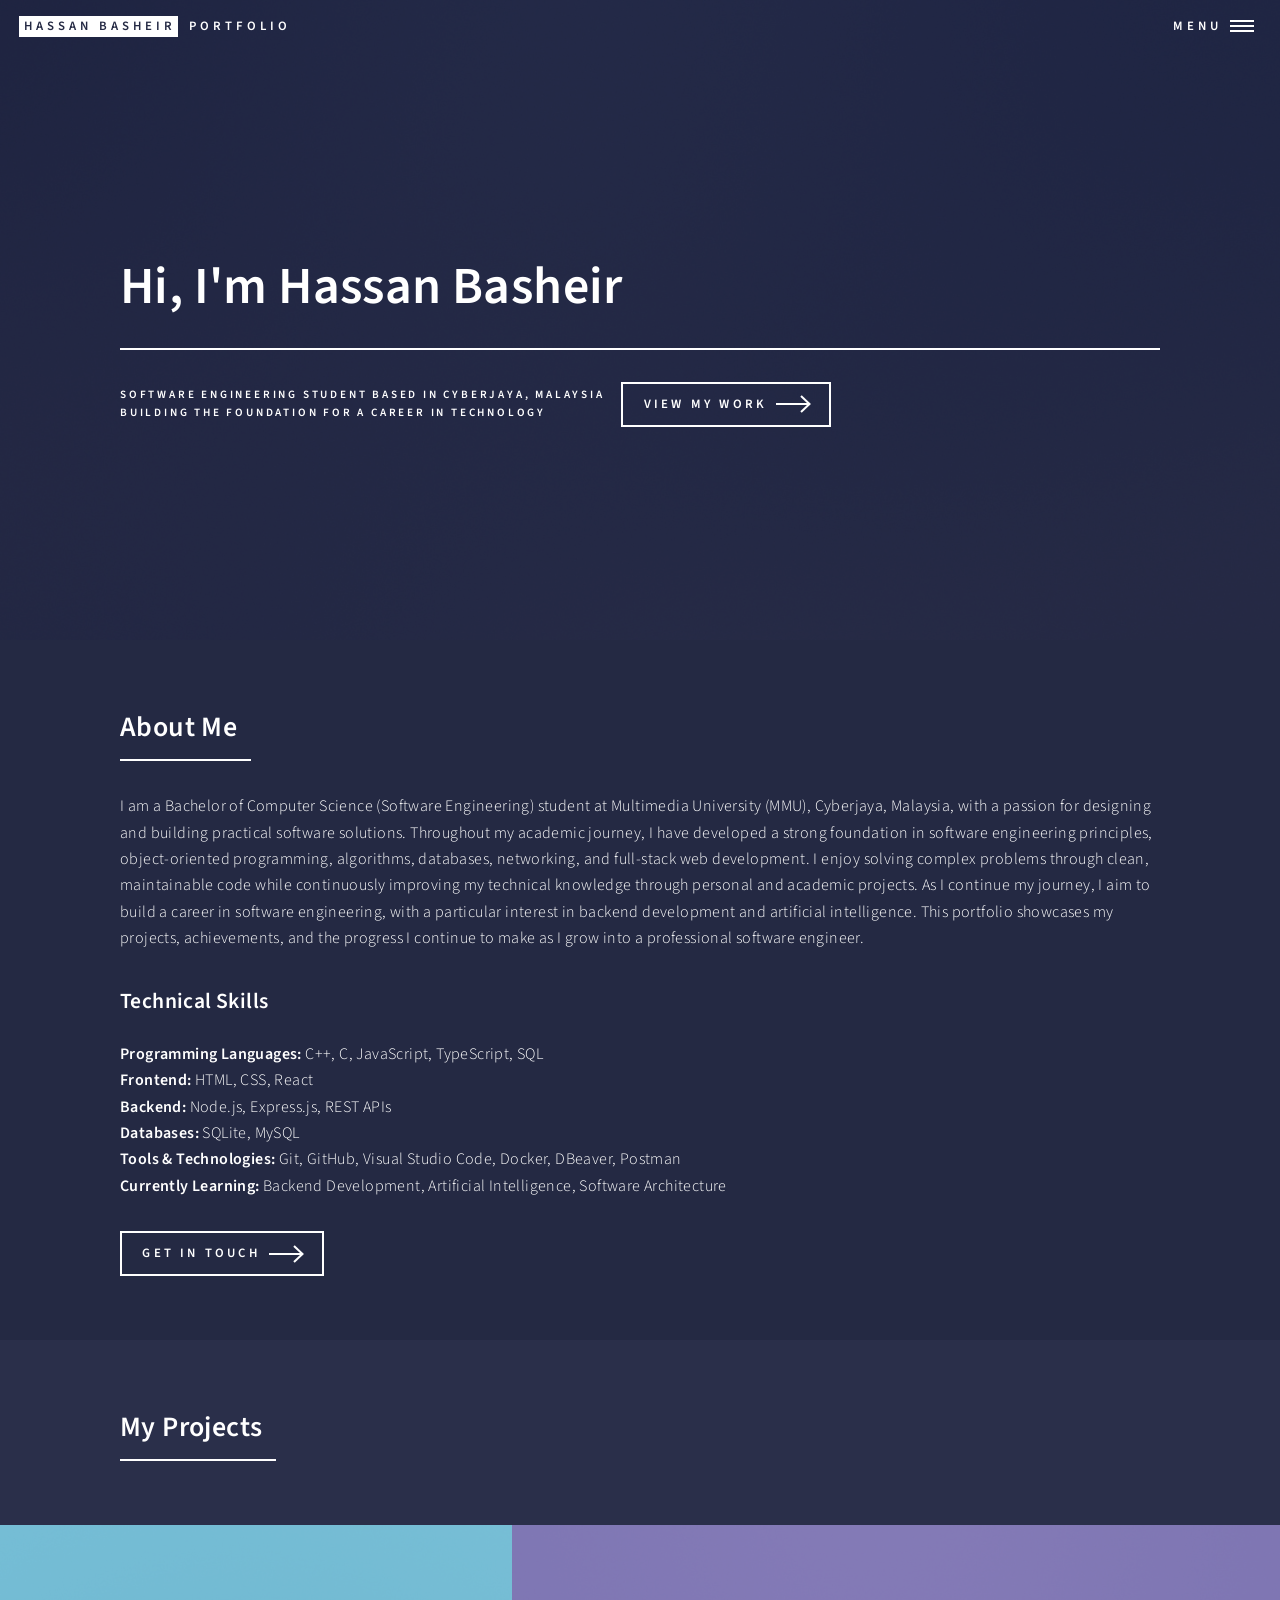
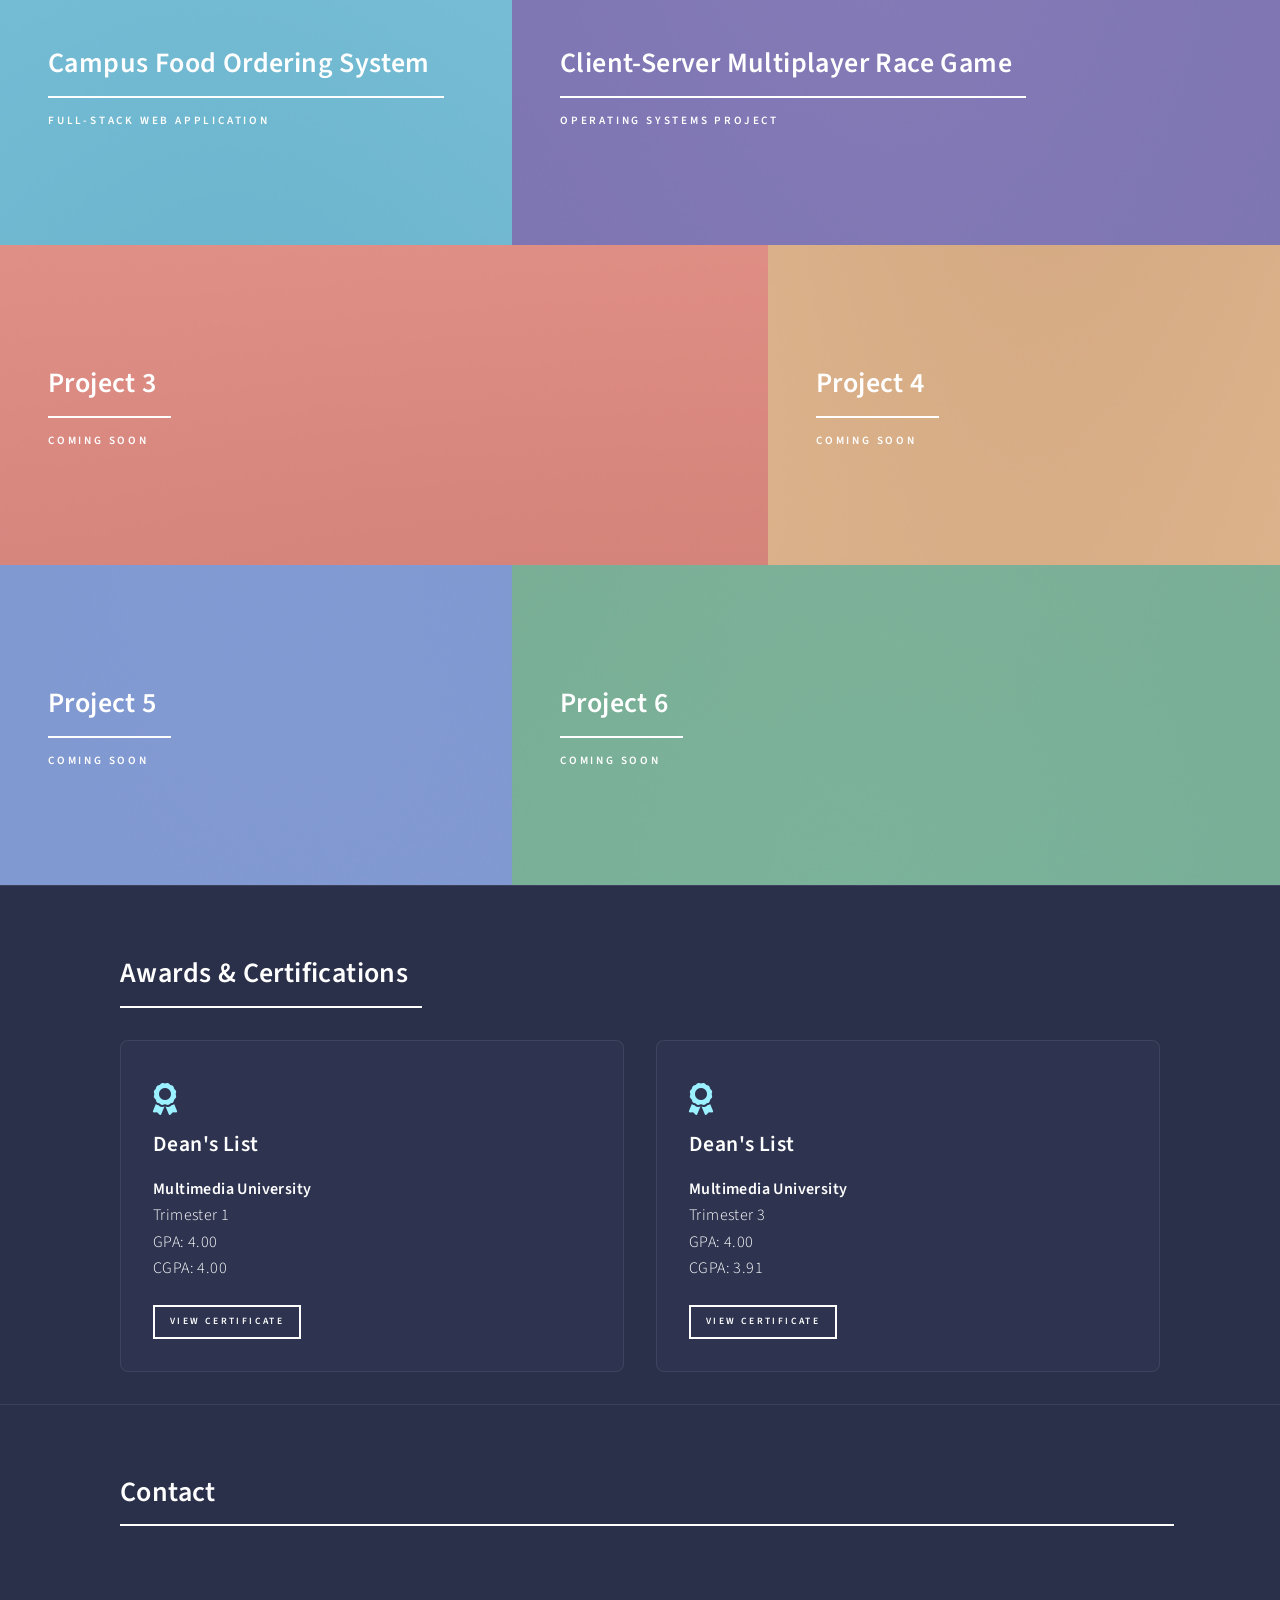
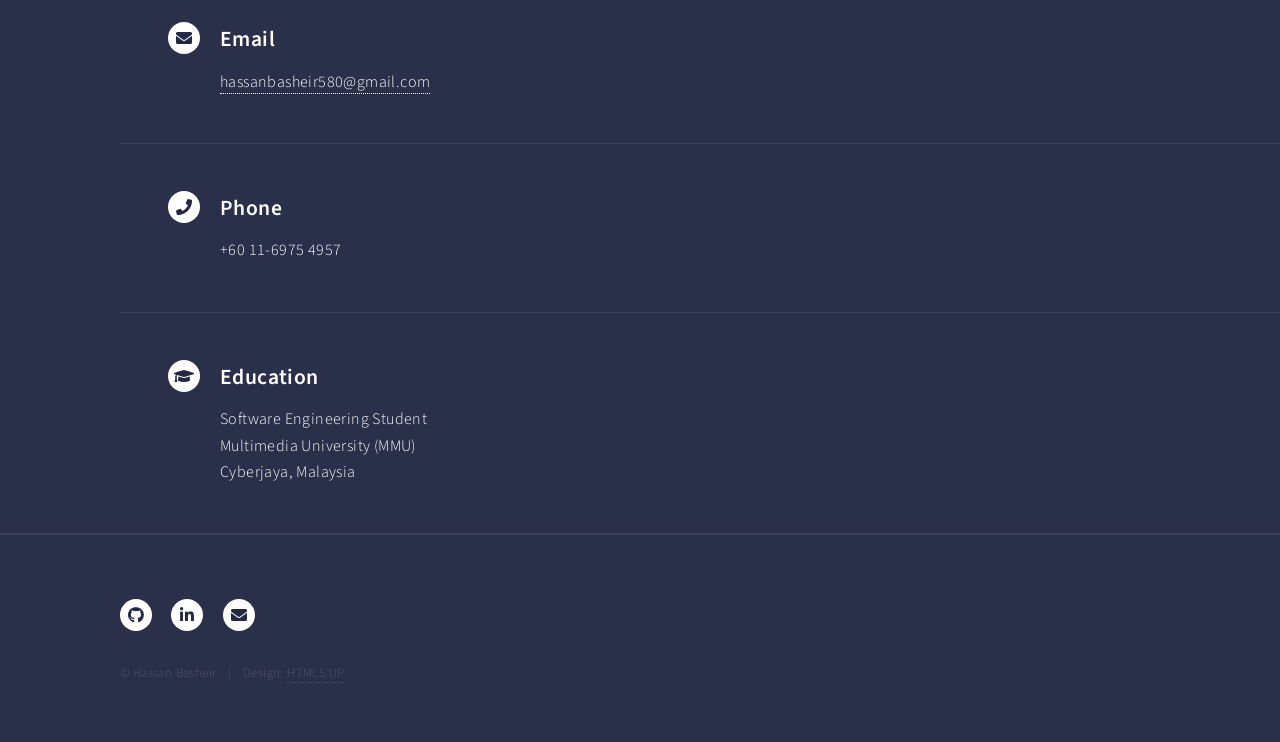
<file: index.html>
<!DOCTYPE HTML>
<!--
	Forty by HTML5 UP
	html5up.net | @ajlkn
	Free for personal and commercial use under the CCA 3.0 license (html5up.net/license)
-->
<html>
	<head>
		<title>Hassan Basheir | Software Engineering Student</title>
		<meta charset="utf-8" />
		<meta name="viewport" content="width=device-width, initial-scale=1, user-scalable=no" />
		<link rel="stylesheet" href="assets/css/main.css" />
		<noscript><link rel="stylesheet" href="assets/css/noscript.css" /></noscript>
	</head>
	<body class="is-preload">

		<!-- Wrapper -->
			<div id="wrapper">

				<!-- Header -->
					<header id="header" class="alt">
						<a href="index.html" class="logo"><strong>Hassan Basheir</strong> <span>Portfolio</span></a>
						<nav>
							<a href="#menu">Menu</a>
						</nav>
					</header>

				<!-- Menu -->
					<nav id="menu">
						<ul class="links">
							<li><a href="index.html">Home</a></li>
							<li><a href="#one">About</a></li>
							<li><a href="#two">Projects</a></li>
							<li><a href="#awards">Awards</a></li>
							<li><a href="#contact">Contact</a></li>
						</ul>
					</nav>

				<!-- Banner -->
					<section id="banner" class="major">
						<div class="inner">
							<header class="major">
								<h1>Hi, I'm Hassan Basheir</h1>
							</header>
							<div class="content">
								<p>Software Engineering Student based in Cyberjaya, Malaysia<br />
								Building the foundation for a career in technology</p>
								<ul class="actions">
									<li><a href="#one" class="button next scrolly">View My Work</a></li>
								</ul>
							</div>
						</div>
					</section>

						<!-- Two - About Section -->
							<section id="one">
								<div class="inner">
									<header class="major">
										<h2>About Me</h2>
									</header>
<p>
I am a Bachelor of Computer Science (Software Engineering) student at Multimedia University (MMU), Cyberjaya, Malaysia, with a passion for designing and building practical software solutions. Throughout my academic journey, I have developed a strong foundation in software engineering principles, object-oriented programming, algorithms, databases, networking, and full-stack web development. I enjoy solving complex problems through clean, maintainable code while continuously improving my technical knowledge through personal and academic projects. As I continue my journey, I aim to build a career in software engineering, with a particular interest in backend development and artificial intelligence. This portfolio showcases my projects, achievements, and the progress I continue to make as I grow into a professional software engineer.
</p>

<h3>Technical Skills</h3>

<p>
<strong>Programming Languages:</strong> C++, C, JavaScript, TypeScript, SQL<br />
<strong>Frontend:</strong> HTML, CSS, React<br />
<strong>Backend:</strong> Node.js, Express.js, REST APIs<br />
<strong>Databases:</strong> SQLite, MySQL<br />
<strong>Tools & Technologies:</strong> Git, GitHub, Visual Studio Code, Docker, DBeaver, Postman<br />
<strong>Currently Learning:</strong> Backend Development, Artificial Intelligence, Software Architecture
</p>
									<ul class="actions">
										<li><a href="#contact" class="button next scrolly">Get In Touch</a></li>
									</ul>
								</div>
							</section>

					</div>


				<!-- Main -->
					<div id="main">

						<!-- One - Projects Section -->
							
							<section id="two">

									<div class="inner">
									<header class="major">
										<h2>My Projects <br /></h2>
									</header>
									</div>

							<section class="tiles">
								<article>
									<span class="image">
										<img src="images/pic01.jpg" alt="" />
									</span>
									<header class="major">
										<h3><a href="campus-food.html" class="link">Campus Food Ordering System</a></h3>
										<p>Full-Stack Web Application</p>
									</header>
								</article>
								<article>
									<span class="image">
										<img src="images/pic02.jpg" alt="" />
									</span>
									<header class="major">
										<h3><a href="Race-game.html" class="link">Client-Server Multiplayer Race Game</a></h3>
										<p>Operating Systems Project</p>
									</header>
								</article>
								<article>
									<span class="image">
										<img src="images/pic03.jpg" alt="" />
									</span>
									<header class="major">
										<h3><a href="#" class="link">Project 3</a></h3>
										<p>Coming Soon</p>
									</header>
								</article>
								<article>
									<span class="image">
										<img src="images/pic04.jpg" alt="" />
									</span>
									<header class="major">
										<h3><a href="#" class="link">Project 4</a></h3>
										<p>Coming Soon</p>
									</header>
								</article>
								<article>
									<span class="image">
										<img src="images/pic05.jpg" alt="" />
									</span>
									<header class="major">
										<h3><a href="#" class="link">Project 5</a></h3>
										<p>Coming Soon</p>
									</header>
								</article>
								<article>
									<span class="image">
										<img src="images/pic06.jpg" alt="" />
									</span>
									<header class="major">
										<h3><a href="#" class="link">Project 6</a></h3>
										<p>Coming Soon</p>
									</header>
								</article>
								</section>
							</section>
				<section id="awards">
   					<div class="inner">

        					<header class="major">
            						<h2>Awards & Certifications</h2>
        					</header>

        				<div class="awards-grid">

            					<article class="award-card">
                					<span class="icon solid fa-award"></span>

                						<h3>Dean's List</h3>

                							<p>
                    							<strong>Multimedia University</strong><br>
                    							Trimester 1<br>
                    							GPA: 4.00 <br>
									CGPA: 4.00
                							</p>

                							<a href="awards/trimester1.pdf" target="_blank" class="button small">
                    								View Certificate 
                							</a><br>
            					</article>

            					<article class="award-card">
                					<span class="icon solid fa-award"></span>

                						<h3>Dean's List</h3>

                							<p>
                    							<strong>Multimedia University</strong><br>
                    							Trimester 3<br>
                    							GPA: 4.00 <br>
									CGPA: 3.91
                							</p>

                							<a href="awards/trimester3.pdf" target="_blank" class="button small">
                    								View Certificate
                							</a>
            					</article>

        				</div>

    					</div>
				</section>

				<!-- Contact -->
<section id="contact">
    <div class="inner">

        <header class="major">
            <h2>Contact</h2>
        </header>

        <section class="split">

            <section>
                <div class="contact-method">
                    <span class="icon solid alt fa-envelope"></span>
                    <h3>Email</h3>
                    <a href="mailto:hassanbasheir580@gmail.com">hassanbasheir580@gmail.com</a>
                </div>
            </section>

            <section>
                <div class="contact-method">
                    <span class="icon solid alt fa-phone"></span>
                    <h3>Phone</h3>
                    <span>+60 11-6975 4957</span>
                </div>
            </section>

            <section>
                <div class="contact-method">
                    <span class="icon solid alt fa-graduation-cap"></span>
                    <h3>Education</h3>
                    <span>
                        Software Engineering Student<br />
                        Multimedia University (MMU)<br />
                        Cyberjaya, Malaysia
                    </span>
                </div>
            </section>

        </section>

    </div>
</section>

				<!-- Footer -->
					<footer id="footer">
						<div class="inner">
							<ul class="icons">
								<li><a href="https://github.com/hassanbasheir580-rgb" target="_blank" class="icon brands alt fa-github"><span class="label">GitHub</span></a></li>
								<li><a href="https://www.linkedin.com/in/hassan-basheir-3b7268423/" target="_blank" class="icon brands alt fa-linkedin-in"><span class="label">LinkedIn</span></a></li>
								<li><a href="mailto:hassanbasheir580@gmail.com" class="icon solid alt fa-envelope"><span class="label">Email</span></a></li>
							</ul>
							<ul class="copyright">
								<li>&copy; Hassan Basheir</li><li>Design: <a href="https://html5up.net">HTML5 UP</a></li>
							</ul>
						</div>
					</footer>

			</div>

		<!-- Scripts -->
			<script src="assets/js/jquery.min.js"></script>
			<script src="assets/js/jquery.scrolly.min.js"></script>
			<script src="assets/js/jquery.scrollex.min.js"></script>
			<script src="assets/js/browser.min.js"></script>
			<script src="assets/js/breakpoints.min.js"></script>
			<script src="assets/js/util.js"></script>
			<script src="assets/js/main.js"></script>

	</body>
</html>
</file>
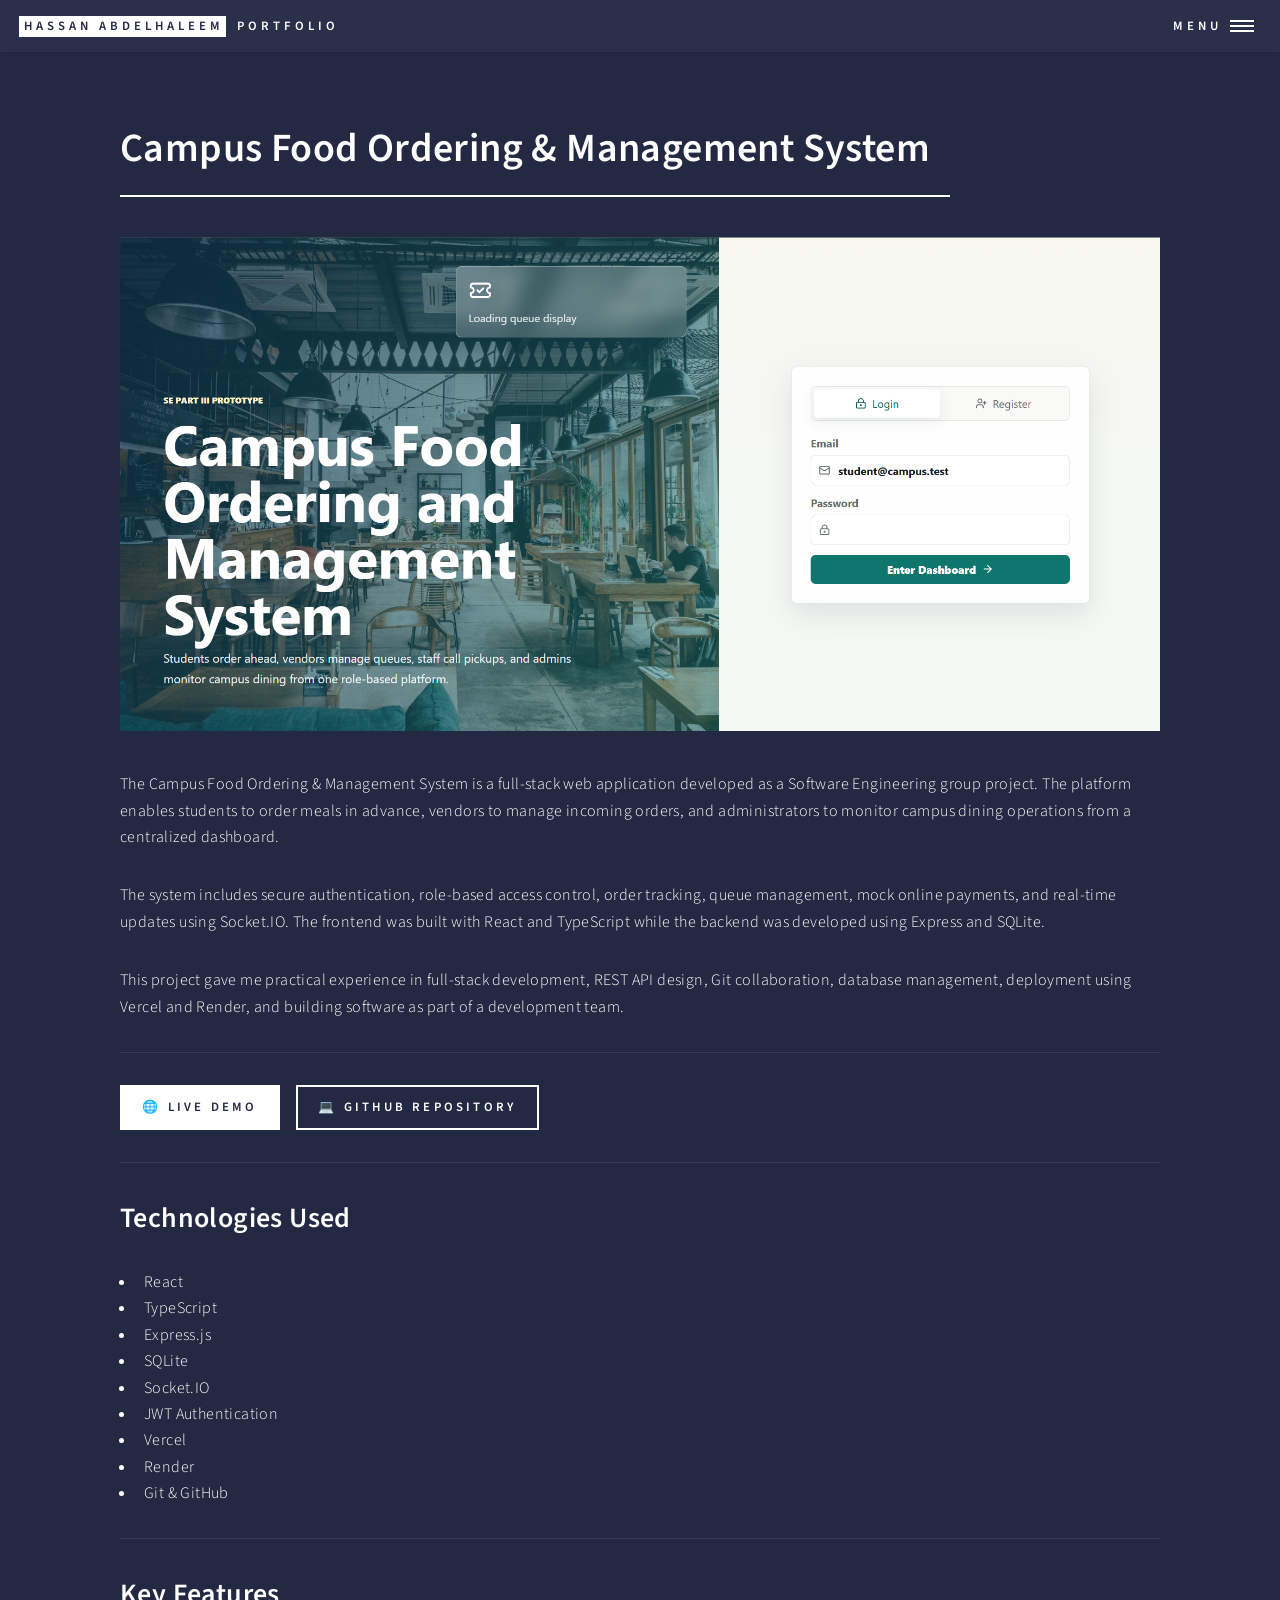
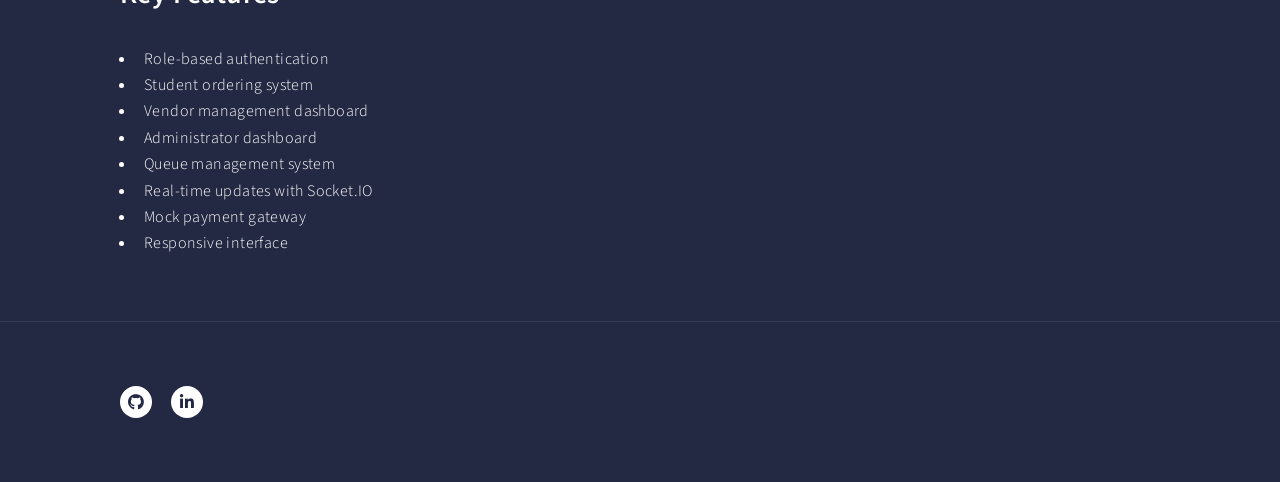
<file: campus-food.html>
<!DOCTYPE HTML>
<html>
	<head>
		<title>Campus Food Ordering System | Hassan Abdelhaleem</title>
		<meta charset="utf-8" />
		<meta name="viewport" content="width=device-width, initial-scale=1, user-scalable=no" />
		<link rel="stylesheet" href="assets/css/main.css" />
		<noscript><link rel="stylesheet" href="assets/css/noscript.css" /></noscript>
	</head>
	<body class="is-preload">

		<!-- Wrapper -->
			<div id="wrapper">

				<!-- Header -->
					<header id="header">
						<a href="index.html" class="logo"><strong>Hassan Abdelhaleem</strong> <span>Portfolio</span></a>
						<nav>
							<a href="#menu">Menu</a>
						</nav>
					</header>

				<!-- Menu -->
					<nav id="menu">
						<ul class="links">
							<li><a href="index.html">Home</a></li>
						</ul>
					</nav>

				<!-- Main -->
					<div id="main" class="alt">

						<!-- One -->
							<section id="one">
								<div class="inner">
									<header class="major">
										<h1>Campus Food Ordering & Management System</h1>
									</header>
									<span class="image main"><img src="images/campus-food-login.png" alt="Campus Food Ordering System" /></span>
									<p>
The Campus Food Ordering & Management System is a full-stack web application developed as a Software Engineering group project. The platform enables students to order meals in advance, vendors to manage incoming orders, and administrators to monitor campus dining operations from a centralized dashboard.
</p>

<p>
The system includes secure authentication, role-based access control, order tracking, queue management, mock online payments, and real-time updates using Socket.IO. The frontend was built with React and TypeScript while the backend was developed using Express and SQLite.
</p>

<p>
This project gave me practical experience in full-stack development, REST API design, Git collaboration, database management, deployment using Vercel and Render, and building software as part of a development team.
</p>

<hr />

<ul class="actions">
    <li><a href="https://campus-food-ordering-system-frontend-i53qd13qe-hassan-basheir.vercel.app" target="_blank" class="button primary">🌐 Live Demo</a></li>
    <li><a href="https://github.com/hassanbasheir580-rgb/campus-food-ordering-system" target="_blank" class="button">💻 GitHub Repository</a></li>
</ul>

<hr />

<h2>Technologies Used</h2>

<ul>
    <li>React</li>
    <li>TypeScript</li>
    <li>Express.js</li>
    <li>SQLite</li>
    <li>Socket.IO</li>
    <li>JWT Authentication</li>
    <li>Vercel</li>
    <li>Render</li>
    <li>Git & GitHub</li>
</ul>

<hr />

<h2>Key Features</h2>

<ul>
    <li>Role-based authentication</li>
    <li>Student ordering system</li>
    <li>Vendor management dashboard</li>
    <li>Administrator dashboard</li>
    <li>Queue management system</li>
    <li>Real-time updates with Socket.IO</li>
    <li>Mock payment gateway</li>
    <li>Responsive interface</li>
</ul>
								</div>
							</section>

					</div>

				<!-- Footer -->
					<footer id="footer">
						<div class="inner">
							<ul class="icons">
    <li>
        <a href="https://github.com/hassanbasheir580-rgb" target="_blank" class="icon brands alt fa-github">
            <span class="label">GitHub</span>
        </a>
    </li>

    <li>
        <a href="https://www.linkedin.com/in/hassan-basheir/" target="_blank" class="icon brands alt fa-linkedin-in">
            <span class="label">LinkedIn</span>
        </a>
    </li>
</ul>
						</div>
					</footer>

			</div>

		<!-- Scripts -->
			<script src="assets/js/jquery.min.js"></script>
			<script src="assets/js/jquery.scrolly.min.js"></script>
			<script src="assets/js/jquery.scrollex.min.js"></script>
			<script src="assets/js/browser.min.js"></script>
			<script src="assets/js/breakpoints.min.js"></script>
			<script src="assets/js/util.js"></script>
			<script src="assets/js/main.js"></script>

	</body>
</html>
</file>
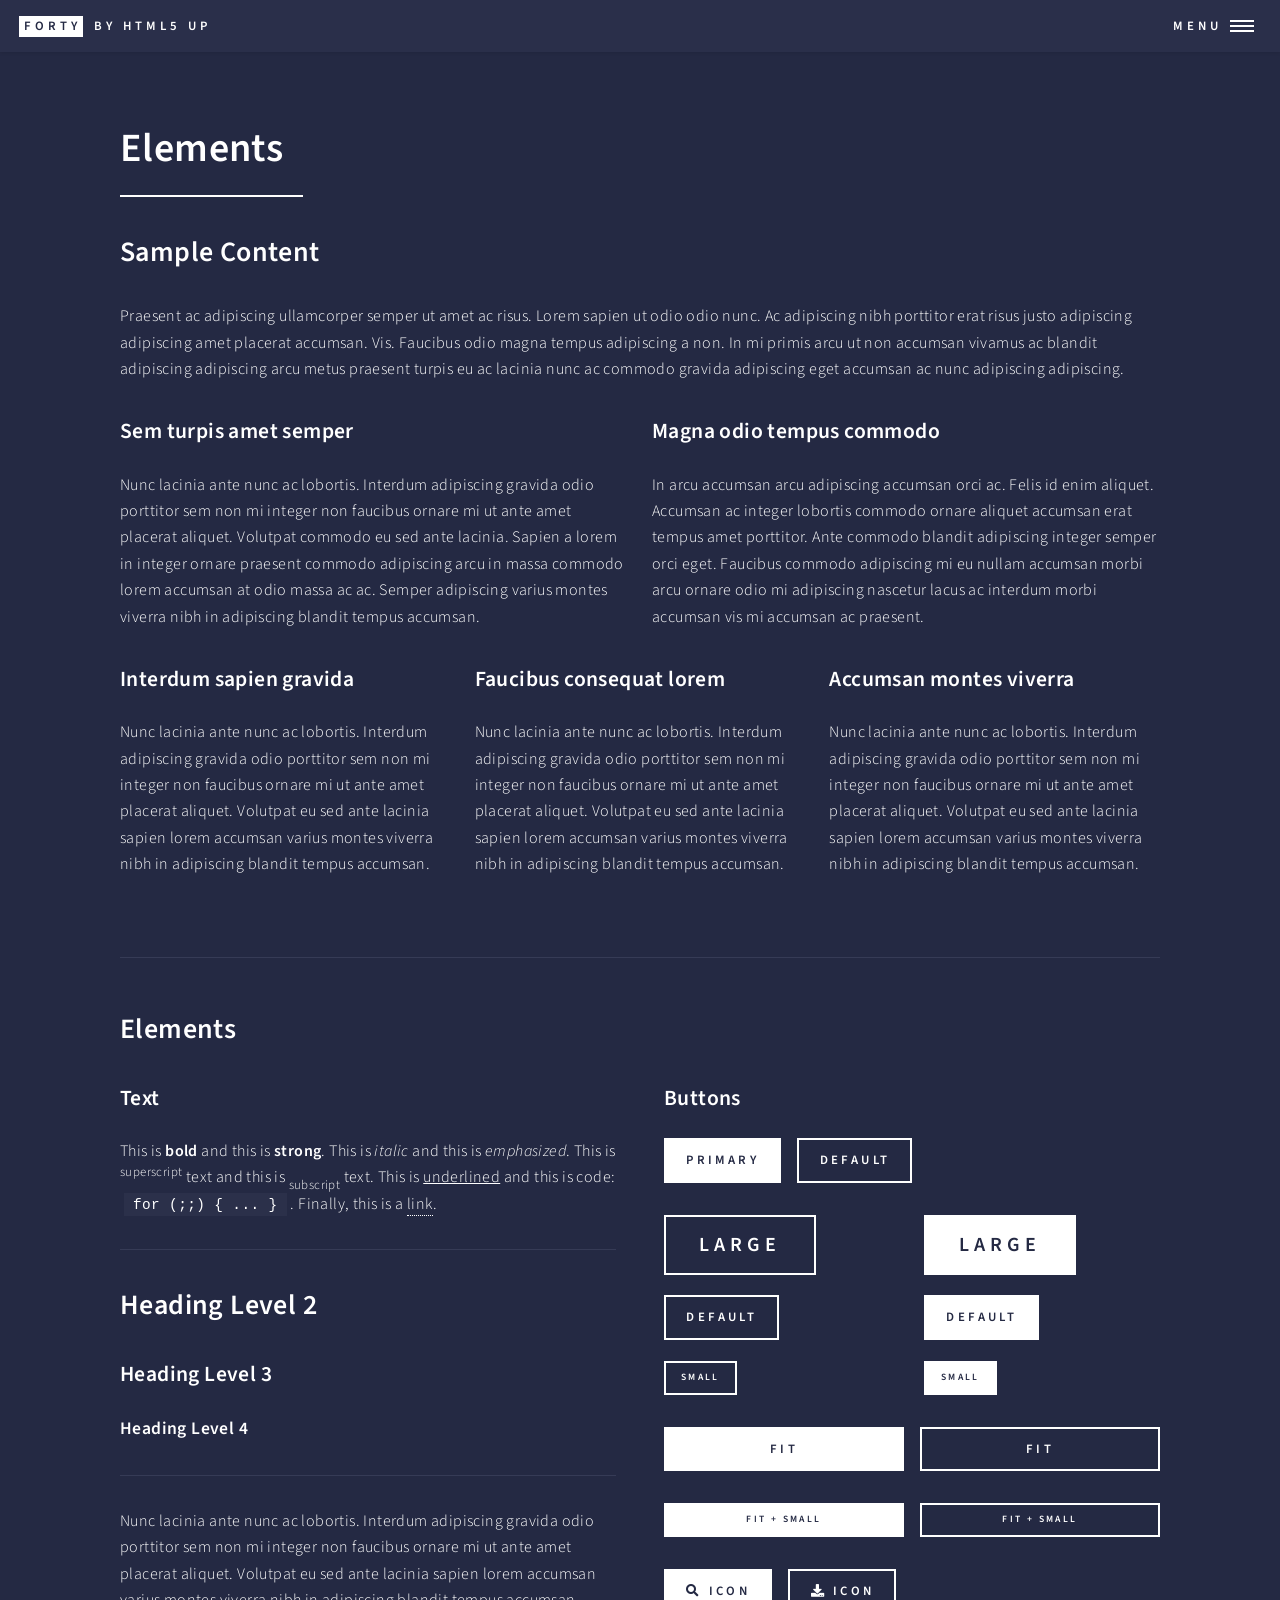
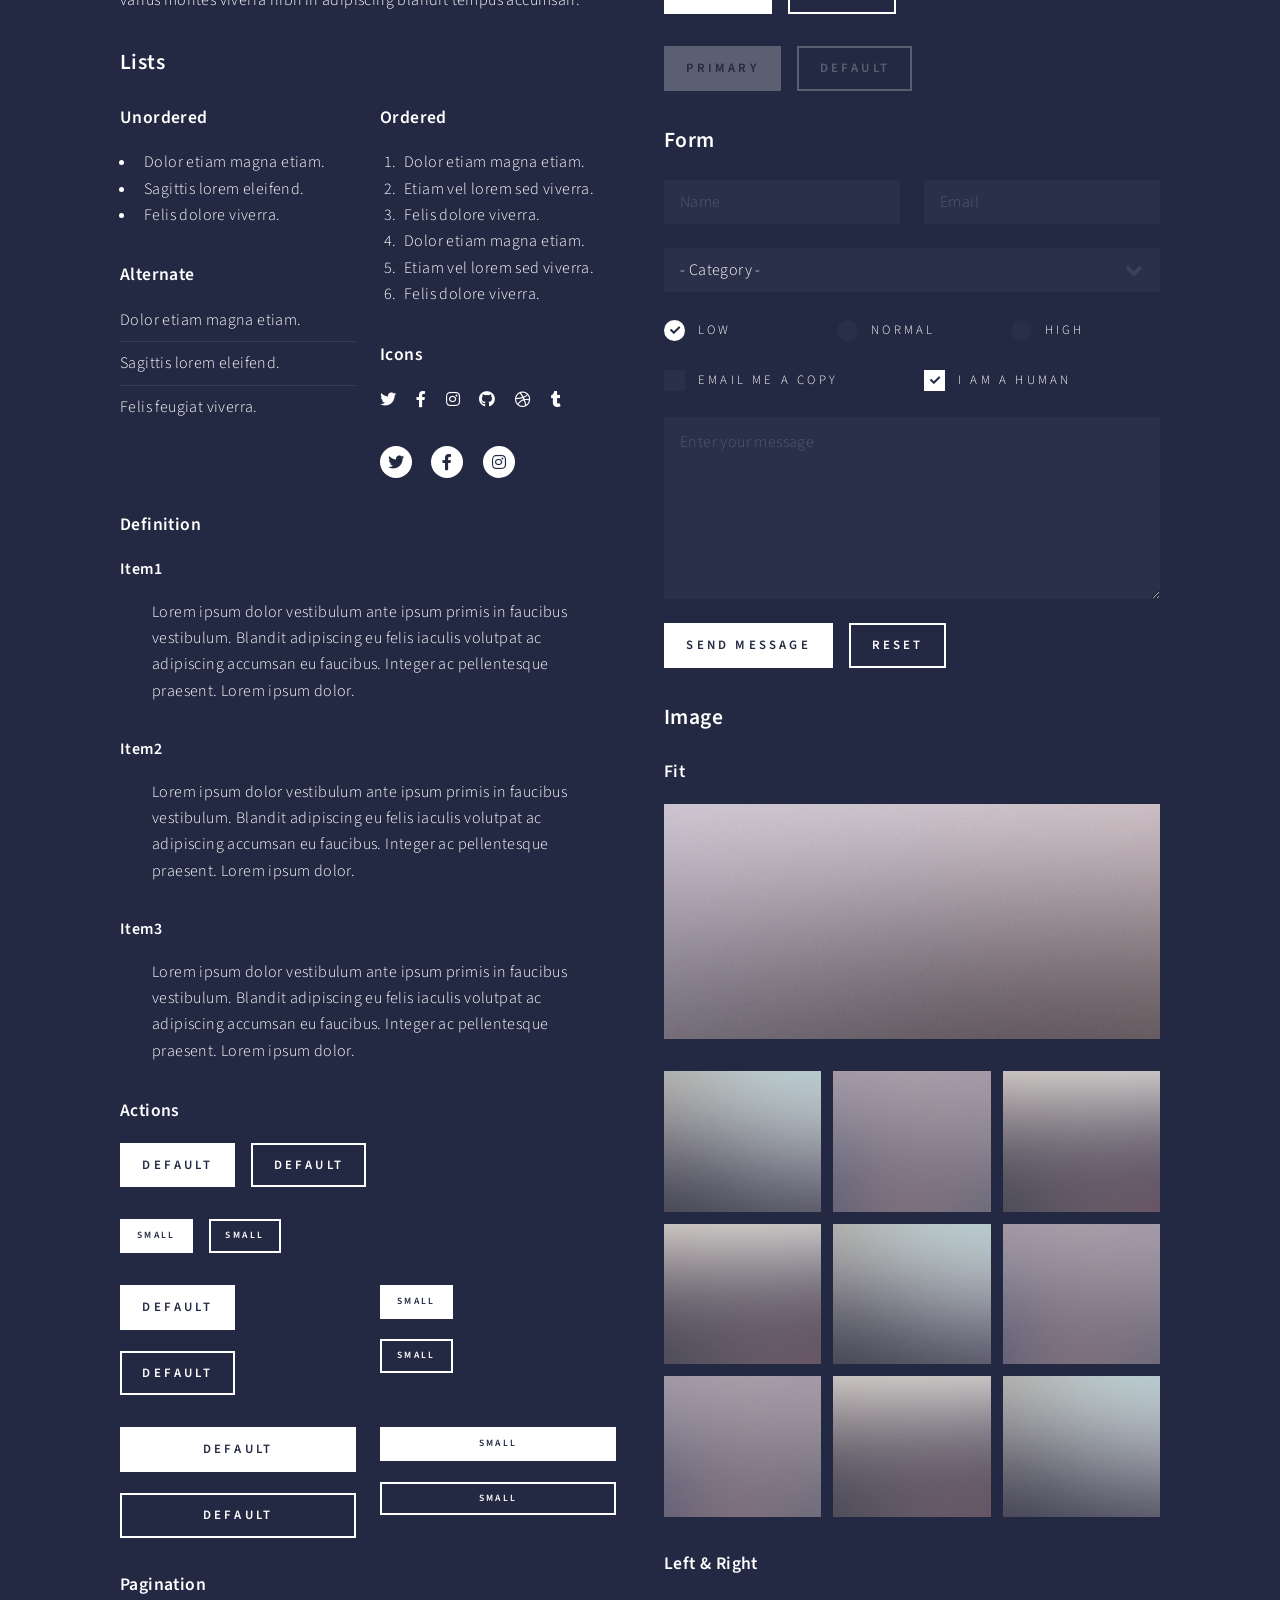
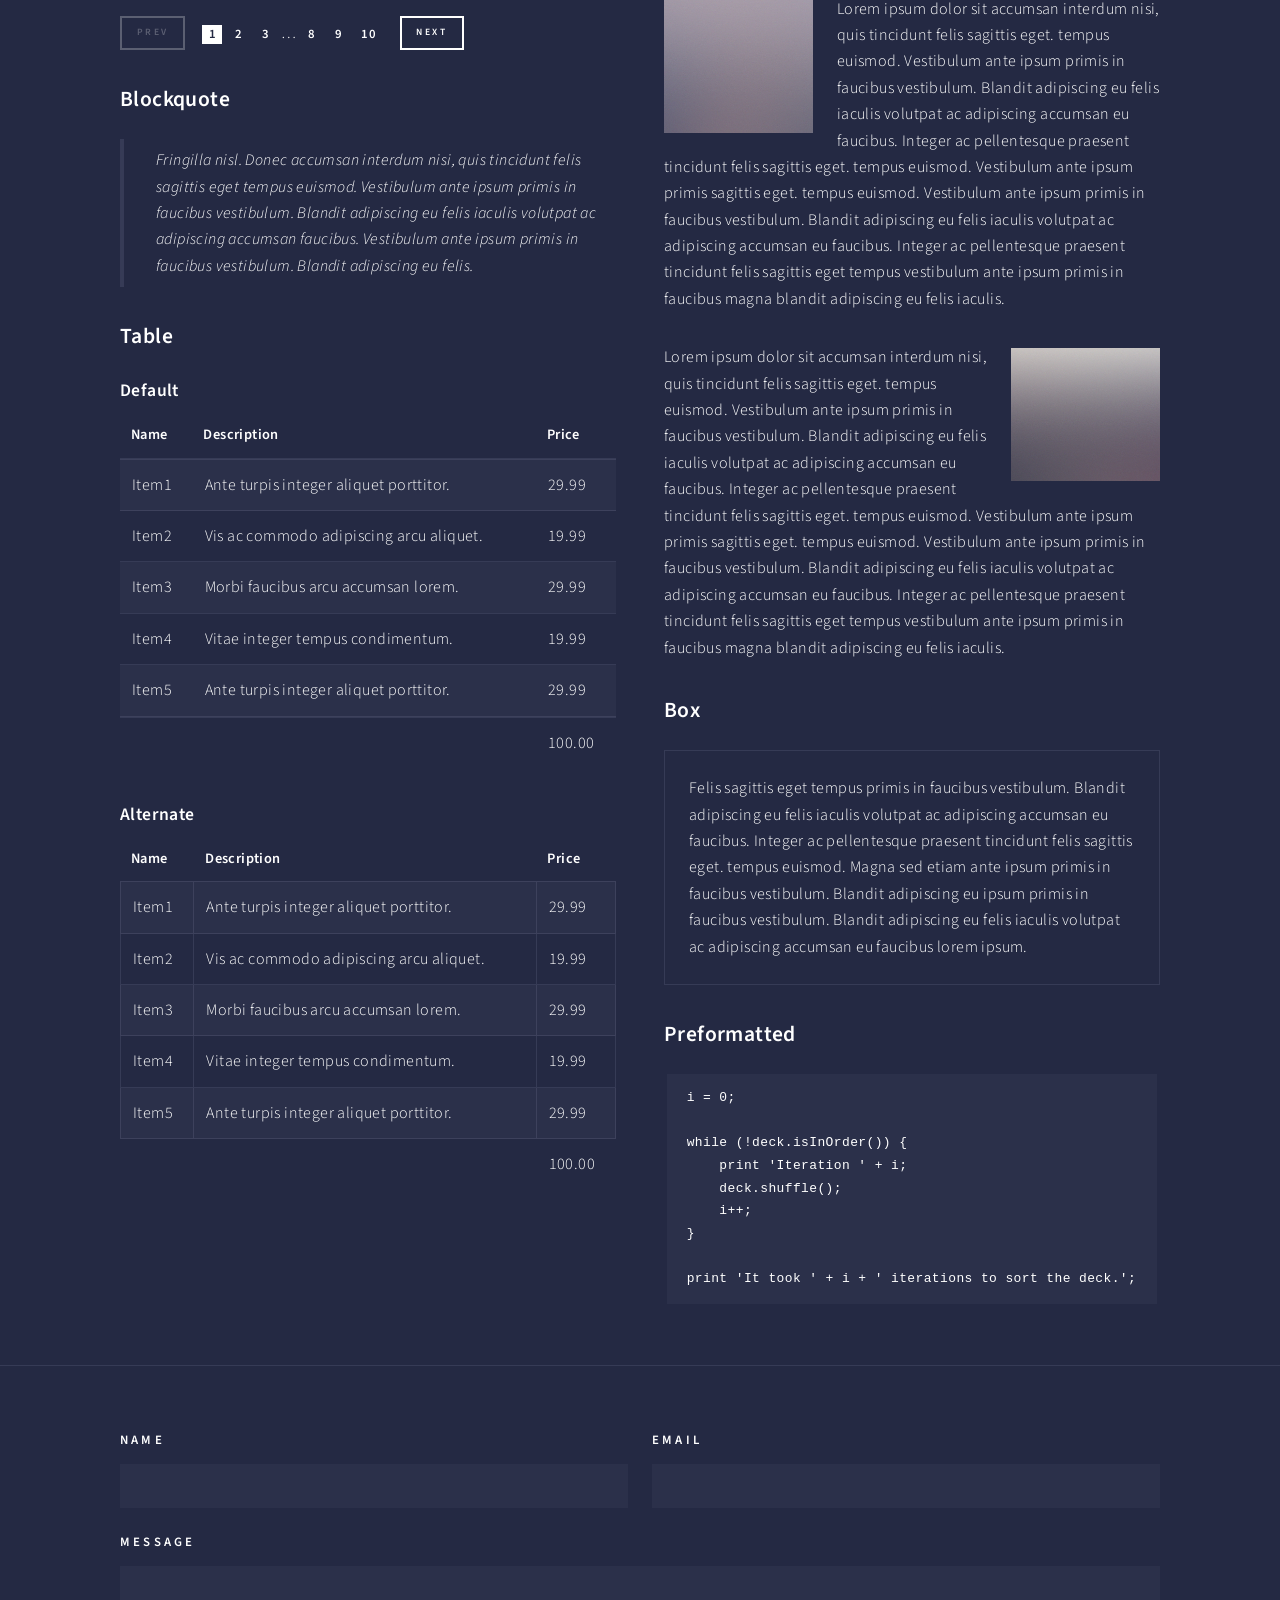
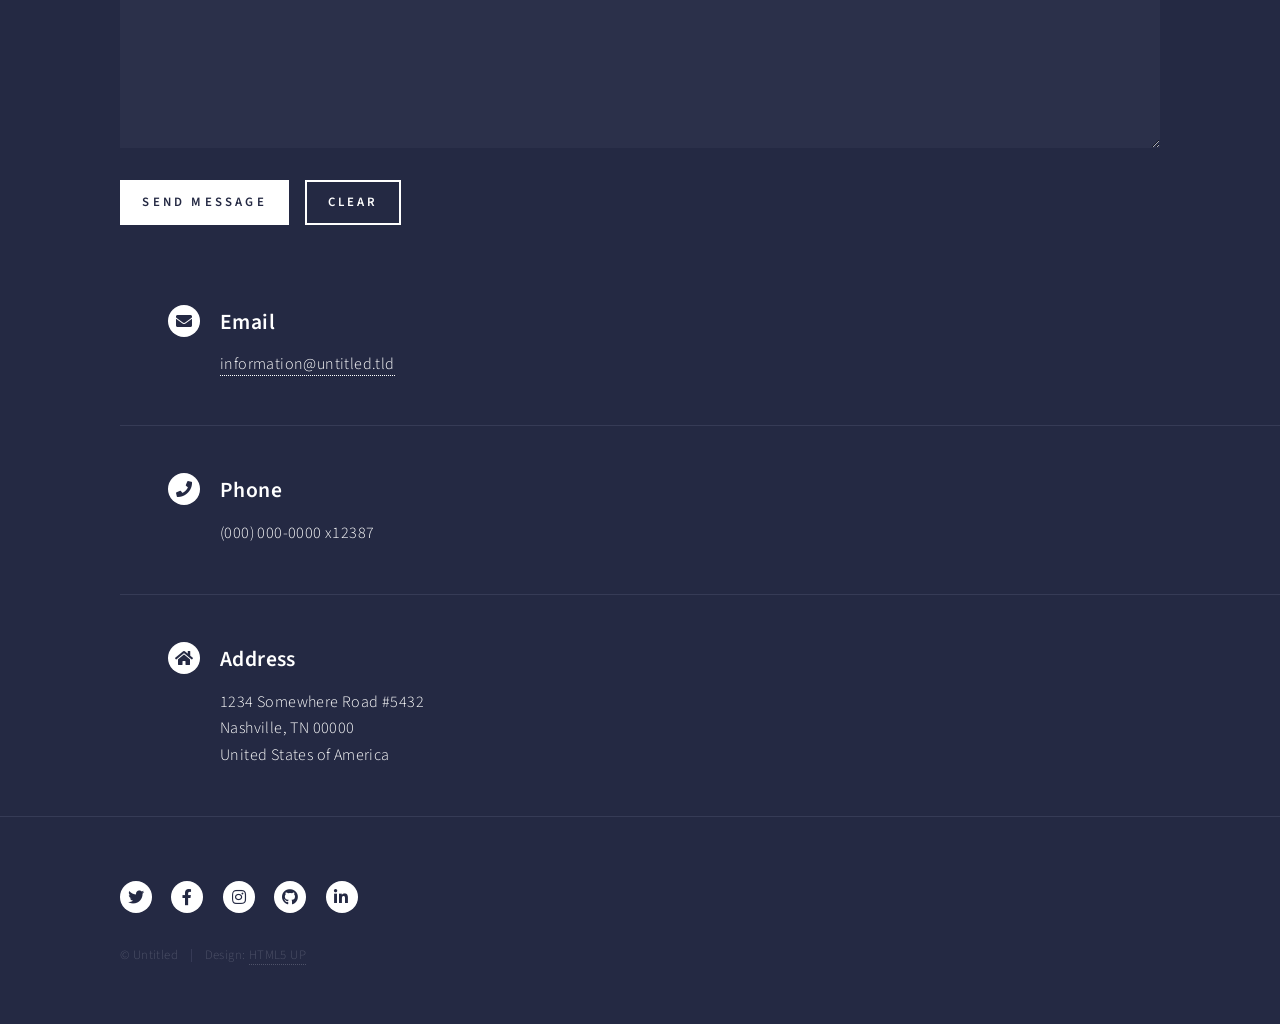
<file: elements.html>
<!DOCTYPE HTML>
<!--
	Forty by HTML5 UP
	html5up.net | @ajlkn
	Free for personal and commercial use under the CCA 3.0 license (html5up.net/license)
-->
<html>
	<head>
		<title>Elements - Forty by HTML5 UP</title>
		<meta charset="utf-8" />
		<meta name="viewport" content="width=device-width, initial-scale=1, user-scalable=no" />
		<link rel="stylesheet" href="assets/css/main.css" />
		<noscript><link rel="stylesheet" href="assets/css/noscript.css" /></noscript>
	</head>
	<body class="is-preload">

		<!-- Wrapper -->
			<div id="wrapper">

				<!-- Header -->
					<header id="header">
						<a href="index.html" class="logo"><strong>Forty</strong> <span>by HTML5 UP</span></a>
						<nav>
							<a href="#menu">Menu</a>
						</nav>
					</header>

				<!-- Menu -->
					<nav id="menu">
						<ul class="links">
							<li><a href="index.html">Home</a></li>
							<li><a href="landing.html">Landing</a></li>
							<li><a href="generic.html">Generic</a></li>
							<li><a href="elements.html">Elements</a></li>
						</ul>
						<ul class="actions stacked">
							<li><a href="#" class="button primary fit">Get Started</a></li>
							<li><a href="#" class="button fit">Log In</a></li>
						</ul>
					</nav>

				<!-- Main -->
					<div id="main" class="alt">

						<!-- One -->
							<section id="one">
								<div class="inner">
									<header class="major">
										<h1>Elements</h1>
									</header>

									<!-- Content -->
										<h2 id="content">Sample Content</h2>
										<p>Praesent ac adipiscing ullamcorper semper ut amet ac risus. Lorem sapien ut odio odio nunc. Ac adipiscing nibh porttitor erat risus justo adipiscing adipiscing amet placerat accumsan. Vis. Faucibus odio magna tempus adipiscing a non. In mi primis arcu ut non accumsan vivamus ac blandit adipiscing adipiscing arcu metus praesent turpis eu ac lacinia nunc ac commodo gravida adipiscing eget accumsan ac nunc adipiscing adipiscing.</p>
										<div class="row">
											<div class="col-6 col-12-small">
												<h3>Sem turpis amet semper</h3>
												<p>Nunc lacinia ante nunc ac lobortis. Interdum adipiscing gravida odio porttitor sem non mi integer non faucibus ornare mi ut ante amet placerat aliquet. Volutpat commodo eu sed ante lacinia. Sapien a lorem in integer ornare praesent commodo adipiscing arcu in massa commodo lorem accumsan at odio massa ac ac. Semper adipiscing varius montes viverra nibh in adipiscing blandit tempus accumsan.</p>
											</div>
											<div class="col-6 col-12-small">
												<h3>Magna odio tempus commodo</h3>
												<p>In arcu accumsan arcu adipiscing accumsan orci ac. Felis id enim aliquet. Accumsan ac integer lobortis commodo ornare aliquet accumsan erat tempus amet porttitor. Ante commodo blandit adipiscing integer semper orci eget. Faucibus commodo adipiscing mi eu nullam accumsan morbi arcu ornare odio mi adipiscing nascetur lacus ac interdum morbi accumsan vis mi accumsan ac praesent.</p>
											</div>
											<!-- Break -->
											<div class="col-4 col-12-medium">
												<h3>Interdum sapien gravida</h3>
												<p>Nunc lacinia ante nunc ac lobortis. Interdum adipiscing gravida odio porttitor sem non mi integer non faucibus ornare mi ut ante amet placerat aliquet. Volutpat eu sed ante lacinia sapien lorem accumsan varius montes viverra nibh in adipiscing blandit tempus accumsan.</p>
											</div>
											<div class="col-4 col-12-medium">
												<h3>Faucibus consequat lorem</h3>
												<p>Nunc lacinia ante nunc ac lobortis. Interdum adipiscing gravida odio porttitor sem non mi integer non faucibus ornare mi ut ante amet placerat aliquet. Volutpat eu sed ante lacinia sapien lorem accumsan varius montes viverra nibh in adipiscing blandit tempus accumsan.</p>
											</div>
											<div class="col-4 col-12-medium">
												<h3>Accumsan montes viverra</h3>
												<p>Nunc lacinia ante nunc ac lobortis. Interdum adipiscing gravida odio porttitor sem non mi integer non faucibus ornare mi ut ante amet placerat aliquet. Volutpat eu sed ante lacinia sapien lorem accumsan varius montes viverra nibh in adipiscing blandit tempus accumsan.</p>
											</div>
										</div>

									<hr class="major" />

									<!-- Elements -->
										<h2 id="elements">Elements</h2>
										<div class="row gtr-200">
											<div class="col-6 col-12-medium">

												<!-- Text stuff -->
													<h3>Text</h3>
													<p>This is <b>bold</b> and this is <strong>strong</strong>. This is <i>italic</i> and this is <em>emphasized</em>.
													This is <sup>superscript</sup> text and this is <sub>subscript</sub> text.
													This is <u>underlined</u> and this is code: <code>for (;;) { ... }</code>.
													Finally, this is a <a href="#">link</a>.</p>
													<hr />
													<h2>Heading Level 2</h2>
													<h3>Heading Level 3</h3>
													<h4>Heading Level 4</h4>
													<hr />
													<p>Nunc lacinia ante nunc ac lobortis. Interdum adipiscing gravida odio porttitor sem non mi integer non faucibus ornare mi ut ante amet placerat aliquet. Volutpat eu sed ante lacinia sapien lorem accumsan varius montes viverra nibh in adipiscing blandit tempus accumsan.</p>

												<!-- Lists -->
													<h3>Lists</h3>
													<div class="row">
														<div class="col-6 col-12-small">

															<h4>Unordered</h4>
															<ul>
																<li>Dolor etiam magna etiam.</li>
																<li>Sagittis lorem eleifend.</li>
																<li>Felis dolore viverra.</li>
															</ul>

															<h4>Alternate</h4>
															<ul class="alt">
																<li>Dolor etiam magna etiam.</li>
																<li>Sagittis lorem eleifend.</li>
																<li>Felis feugiat viverra.</li>
															</ul>

														</div>
														<div class="col-6 col-12-small">

															<h4>Ordered</h4>
															<ol>
																<li>Dolor etiam magna etiam.</li>
																<li>Etiam vel lorem sed viverra.</li>
																<li>Felis dolore viverra.</li>
																<li>Dolor etiam magna etiam.</li>
																<li>Etiam vel lorem sed viverra.</li>
																<li>Felis dolore viverra.</li>
															</ol>

															<h4>Icons</h4>
															<ul class="icons">
																<li><a href="#" class="icon brands fa-twitter"><span class="label">Twitter</span></a></li>
																<li><a href="#" class="icon brands fa-facebook-f"><span class="label">Facebook</span></a></li>
																<li><a href="#" class="icon brands fa-instagram"><span class="label">Instagram</span></a></li>
																<li><a href="#" class="icon brands fa-github"><span class="label">Github</span></a></li>
																<li><a href="#" class="icon brands fa-dribbble"><span class="label">Dribbble</span></a></li>
																<li><a href="#" class="icon brands fa-tumblr"><span class="label">Tumblr</span></a></li>
															</ul>
															<ul class="icons">
																<li><a href="#" class="icon brands alt fa-twitter"><span class="label">Twitter</span></a></li>
																<li><a href="#" class="icon brands alt fa-facebook-f"><span class="label">Facebook</span></a></li>
																<li><a href="#" class="icon brands alt fa-instagram"><span class="label">Instagram</span></a></li>
															</ul>

														</div>
													</div>
													<h4>Definition</h4>
													<dl>
														<dt>Item1</dt>
														<dd>
															<p>Lorem ipsum dolor vestibulum ante ipsum primis in faucibus vestibulum. Blandit adipiscing eu felis iaculis volutpat ac adipiscing accumsan eu faucibus. Integer ac pellentesque praesent. Lorem ipsum dolor.</p>
														</dd>
														<dt>Item2</dt>
														<dd>
															<p>Lorem ipsum dolor vestibulum ante ipsum primis in faucibus vestibulum. Blandit adipiscing eu felis iaculis volutpat ac adipiscing accumsan eu faucibus. Integer ac pellentesque praesent. Lorem ipsum dolor.</p>
														</dd>
														<dt>Item3</dt>
														<dd>
															<p>Lorem ipsum dolor vestibulum ante ipsum primis in faucibus vestibulum. Blandit adipiscing eu felis iaculis volutpat ac adipiscing accumsan eu faucibus. Integer ac pellentesque praesent. Lorem ipsum dolor.</p>
														</dd>
													</dl>

													<h4>Actions</h4>
													<ul class="actions">
														<li><a href="#" class="button primary">Default</a></li>
														<li><a href="#" class="button">Default</a></li>
													</ul>
													<ul class="actions small">
														<li><a href="#" class="button primary small">Small</a></li>
														<li><a href="#" class="button small">Small</a></li>
													</ul>
													<div class="row">
														<div class="col-6 col-12-small">
															<ul class="actions stacked">
																<li><a href="#" class="button primary">Default</a></li>
																<li><a href="#" class="button">Default</a></li>
															</ul>
														</div>
														<div class="col-6 col-12-small">
															<ul class="actions stacked">
																<li><a href="#" class="button primary small">Small</a></li>
																<li><a href="#" class="button small">Small</a></li>
															</ul>
														</div>
														<div class="col-6 col-12-small">
															<ul class="actions stacked">
																<li><a href="#" class="button primary fit">Default</a></li>
																<li><a href="#" class="button fit">Default</a></li>
															</ul>
														</div>
														<div class="col-6 col-12-small">
															<ul class="actions stacked">
																<li><a href="#" class="button primary small fit">Small</a></li>
																<li><a href="#" class="button small fit">Small</a></li>
															</ul>
														</div>
													</div>

													<h4>Pagination</h4>
													<ul class="pagination">
														<li><span class="button small disabled">Prev</span></li>
														<li><a href="#" class="page active">1</a></li>
														<li><a href="#" class="page">2</a></li>
														<li><a href="#" class="page">3</a></li>
														<li><span>&hellip;</span></li>
														<li><a href="#" class="page">8</a></li>
														<li><a href="#" class="page">9</a></li>
														<li><a href="#" class="page">10</a></li>
														<li><a href="#" class="button small">Next</a></li>
													</ul>

												<!-- Blockquote -->
													<h3>Blockquote</h3>
													<blockquote>Fringilla nisl. Donec accumsan interdum nisi, quis tincidunt felis sagittis eget tempus euismod. Vestibulum ante ipsum primis in faucibus vestibulum. Blandit adipiscing eu felis iaculis volutpat ac adipiscing accumsan faucibus. Vestibulum ante ipsum primis in faucibus vestibulum. Blandit adipiscing eu felis.</blockquote>

												<!-- Table -->
													<h3>Table</h3>

													<h4>Default</h4>
													<div class="table-wrapper">
														<table>
															<thead>
																<tr>
																	<th>Name</th>
																	<th>Description</th>
																	<th>Price</th>
																</tr>
															</thead>
															<tbody>
																<tr>
																	<td>Item1</td>
																	<td>Ante turpis integer aliquet porttitor.</td>
																	<td>29.99</td>
																</tr>
																<tr>
																	<td>Item2</td>
																	<td>Vis ac commodo adipiscing arcu aliquet.</td>
																	<td>19.99</td>
																</tr>
																<tr>
																	<td>Item3</td>
																	<td> Morbi faucibus arcu accumsan lorem.</td>
																	<td>29.99</td>
																</tr>
																<tr>
																	<td>Item4</td>
																	<td>Vitae integer tempus condimentum.</td>
																	<td>19.99</td>
																</tr>
																<tr>
																	<td>Item5</td>
																	<td>Ante turpis integer aliquet porttitor.</td>
																	<td>29.99</td>
																</tr>
															</tbody>
															<tfoot>
																<tr>
																	<td colspan="2"></td>
																	<td>100.00</td>
																</tr>
															</tfoot>
														</table>
													</div>

													<h4>Alternate</h4>
													<div class="table-wrapper">
														<table class="alt">
															<thead>
																<tr>
																	<th>Name</th>
																	<th>Description</th>
																	<th>Price</th>
																</tr>
															</thead>
															<tbody>
																<tr>
																	<td>Item1</td>
																	<td>Ante turpis integer aliquet porttitor.</td>
																	<td>29.99</td>
																</tr>
																<tr>
																	<td>Item2</td>
																	<td>Vis ac commodo adipiscing arcu aliquet.</td>
																	<td>19.99</td>
																</tr>
																<tr>
																	<td>Item3</td>
																	<td> Morbi faucibus arcu accumsan lorem.</td>
																	<td>29.99</td>
																</tr>
																<tr>
																	<td>Item4</td>
																	<td>Vitae integer tempus condimentum.</td>
																	<td>19.99</td>
																</tr>
																<tr>
																	<td>Item5</td>
																	<td>Ante turpis integer aliquet porttitor.</td>
																	<td>29.99</td>
																</tr>
															</tbody>
															<tfoot>
																<tr>
																	<td colspan="2"></td>
																	<td>100.00</td>
																</tr>
															</tfoot>
														</table>
													</div>

											</div>
											<div class="col-6 col-12-medium">

												<!-- Buttons -->
													<h3>Buttons</h3>
													<ul class="actions">
														<li><a href="#" class="button primary">Primary</a></li>
														<li><a href="#" class="button">Default</a></li>
													</ul>
													<div class="row">
														<div class="col-6 col-12-xsmall">
															<ul class="actions stacked">
																<li><a href="#" class="button large">Large</a></li>
																<li><a href="#" class="button">Default</a></li>
																<li><a href="#" class="button small">Small</a></li>
															</ul>
														</div>
														<div class="col-6 col-12-xsmall">
															<ul class="actions stacked">
																<li><a href="#" class="button primary large">Large</a></li>
																<li><a href="#" class="button primary">Default</a></li>
																<li><a href="#" class="button primary small">Small</a></li>
															</ul>
														</div>
													</div>
													<ul class="actions fit">
														<li><a href="#" class="button primary fit">Fit</a></li>
														<li><a href="#" class="button fit">Fit</a></li>
													</ul>
													<ul class="actions fit small">
														<li><a href="#" class="button primary fit small">Fit + Small</a></li>
														<li><a href="#" class="button fit small">Fit + Small</a></li>
													</ul>
													<ul class="actions">
														<li><a href="#" class="button primary icon solid fa-search">Icon</a></li>
														<li><a href="#" class="button icon solid fa-download">Icon</a></li>
													</ul>
													<ul class="actions">
														<li><span class="button primary disabled">Primary</span></li>
														<li><span class="button disabled">Default</span></li>
													</ul>

												<!-- Form -->
													<h3>Form</h3>

													<form method="post" action="#">
														<div class="row gtr-uniform">
															<div class="col-6 col-12-xsmall">
																<input type="text" name="demo-name" id="demo-name" value="" placeholder="Name" />
															</div>
															<div class="col-6 col-12-xsmall">
																<input type="email" name="demo-email" id="demo-email" value="" placeholder="Email" />
															</div>
															<!-- Break -->
															<div class="col-12">
																<select name="demo-category" id="demo-category">
																	<option value="">- Category -</option>
																	<option value="1">Manufacturing</option>
																	<option value="1">Shipping</option>
																	<option value="1">Administration</option>
																	<option value="1">Human Resources</option>
																</select>
															</div>
															<!-- Break -->
															<div class="col-4 col-12-small">
																<input type="radio" id="demo-priority-low" name="demo-priority" checked>
																<label for="demo-priority-low">Low</label>
															</div>
															<div class="col-4 col-12-small">
																<input type="radio" id="demo-priority-normal" name="demo-priority">
																<label for="demo-priority-normal">Normal</label>
															</div>
															<div class="col-4 col-12-small">
																<input type="radio" id="demo-priority-high" name="demo-priority">
																<label for="demo-priority-high">High</label>
															</div>
															<!-- Break -->
															<div class="col-6 col-12-small">
																<input type="checkbox" id="demo-copy" name="demo-copy">
																<label for="demo-copy">Email me a copy</label>
															</div>
															<div class="col-6 col-12-small">
																<input type="checkbox" id="demo-human" name="demo-human" checked>
																<label for="demo-human">I am a human</label>
															</div>
															<!-- Break -->
															<div class="col-12">
																<textarea name="demo-message" id="demo-message" placeholder="Enter your message" rows="6"></textarea>
															</div>
															<!-- Break -->
															<div class="col-12">
																<ul class="actions">
																	<li><input type="submit" value="Send Message" class="primary" /></li>
																	<li><input type="reset" value="Reset" /></li>
																</ul>
															</div>
														</div>
													</form>

												<!-- Image -->
													<h3>Image</h3>

													<h4>Fit</h4>
													<span class="image fit"><img src="images/pic03.jpg" alt="" /></span>
													<div class="box alt">
														<div class="row gtr-50 gtr-uniform">
															<div class="col-4"><span class="image fit"><img src="images/pic08.jpg" alt="" /></span></div>
															<div class="col-4"><span class="image fit"><img src="images/pic09.jpg" alt="" /></span></div>
															<div class="col-4"><span class="image fit"><img src="images/pic10.jpg" alt="" /></span></div>
															<!-- Break -->
															<div class="col-4"><span class="image fit"><img src="images/pic10.jpg" alt="" /></span></div>
															<div class="col-4"><span class="image fit"><img src="images/pic08.jpg" alt="" /></span></div>
															<div class="col-4"><span class="image fit"><img src="images/pic09.jpg" alt="" /></span></div>
															<!-- Break -->
															<div class="col-4"><span class="image fit"><img src="images/pic09.jpg" alt="" /></span></div>
															<div class="col-4"><span class="image fit"><img src="images/pic10.jpg" alt="" /></span></div>
															<div class="col-4"><span class="image fit"><img src="images/pic08.jpg" alt="" /></span></div>
														</div>
													</div>

													<h4>Left &amp; Right</h4>
													<p><span class="image left"><img src="images/pic09.jpg" alt="" /></span>Lorem ipsum dolor sit accumsan interdum nisi, quis tincidunt felis sagittis eget. tempus euismod. Vestibulum ante ipsum primis in faucibus vestibulum. Blandit adipiscing eu felis iaculis volutpat ac adipiscing accumsan eu faucibus. Integer ac pellentesque praesent tincidunt felis sagittis eget. tempus euismod. Vestibulum ante ipsum primis sagittis eget. tempus euismod. Vestibulum ante ipsum primis in faucibus vestibulum. Blandit adipiscing eu felis iaculis volutpat ac adipiscing accumsan eu faucibus. Integer ac pellentesque praesent tincidunt felis sagittis eget tempus vestibulum ante ipsum primis in faucibus magna blandit adipiscing eu felis iaculis.</p>
													<p><span class="image right"><img src="images/pic10.jpg" alt="" /></span>Lorem ipsum dolor sit accumsan interdum nisi, quis tincidunt felis sagittis eget. tempus euismod. Vestibulum ante ipsum primis in faucibus vestibulum. Blandit adipiscing eu felis iaculis volutpat ac adipiscing accumsan eu faucibus. Integer ac pellentesque praesent tincidunt felis sagittis eget. tempus euismod. Vestibulum ante ipsum primis sagittis eget. tempus euismod. Vestibulum ante ipsum primis in faucibus vestibulum. Blandit adipiscing eu felis iaculis volutpat ac adipiscing accumsan eu faucibus. Integer ac pellentesque praesent tincidunt felis sagittis eget tempus vestibulum ante ipsum primis in faucibus magna blandit adipiscing eu felis iaculis.</p>

												<!-- Box -->
													<h3>Box</h3>
													<div class="box">
														<p>Felis sagittis eget tempus primis in faucibus vestibulum. Blandit adipiscing eu felis iaculis volutpat ac adipiscing accumsan eu faucibus. Integer ac pellentesque praesent tincidunt felis sagittis eget. tempus euismod. Magna sed etiam ante ipsum primis in faucibus vestibulum. Blandit adipiscing eu ipsum primis in faucibus vestibulum. Blandit adipiscing eu felis iaculis volutpat ac adipiscing accumsan eu faucibus lorem ipsum.</p>
													</div>

												<!-- Preformatted Code -->
													<h3>Preformatted</h3>
													<pre><code>i = 0;

while (!deck.isInOrder()) {
    print 'Iteration ' + i;
    deck.shuffle();
    i++;
}

print 'It took ' + i + ' iterations to sort the deck.';
</code></pre>

											</div>
										</div>

								</div>
							</section>

					</div>

				<!-- Contact -->
					<section id="contact">
						<div class="inner">
							<section>
								<form method="post" action="#">
									<div class="fields">
										<div class="field half">
											<label for="name">Name</label>
											<input type="text" name="name" id="name" />
										</div>
										<div class="field half">
											<label for="email">Email</label>
											<input type="text" name="email" id="email" />
										</div>
										<div class="field">
											<label for="message">Message</label>
											<textarea name="message" id="message" rows="6"></textarea>
										</div>
									</div>
									<ul class="actions">
										<li><input type="submit" value="Send Message" class="primary" /></li>
										<li><input type="reset" value="Clear" /></li>
									</ul>
								</form>
							</section>
							<section class="split">
								<section>
									<div class="contact-method">
										<span class="icon solid alt fa-envelope"></span>
										<h3>Email</h3>
										<a href="#">information@untitled.tld</a>
									</div>
								</section>
								<section>
									<div class="contact-method">
										<span class="icon solid alt fa-phone"></span>
										<h3>Phone</h3>
										<span>(000) 000-0000 x12387</span>
									</div>
								</section>
								<section>
									<div class="contact-method">
										<span class="icon solid alt fa-home"></span>
										<h3>Address</h3>
										<span>1234 Somewhere Road #5432<br />
										Nashville, TN 00000<br />
										United States of America</span>
									</div>
								</section>
							</section>
						</div>
					</section>

				<!-- Footer -->
					<footer id="footer">
						<div class="inner">
							<ul class="icons">
								<li><a href="#" class="icon brands alt fa-twitter"><span class="label">Twitter</span></a></li>
								<li><a href="#" class="icon brands alt fa-facebook-f"><span class="label">Facebook</span></a></li>
								<li><a href="#" class="icon brands alt fa-instagram"><span class="label">Instagram</span></a></li>
								<li><a href="#" class="icon brands alt fa-github"><span class="label">GitHub</span></a></li>
								<li><a href="#" class="icon brands alt fa-linkedin-in"><span class="label">LinkedIn</span></a></li>
							</ul>
							<ul class="copyright">
								<li>&copy; Untitled</li><li>Design: <a href="https://html5up.net">HTML5 UP</a></li>
							</ul>
						</div>
					</footer>

			</div>

		<!-- Scripts -->
			<script src="assets/js/jquery.min.js"></script>
			<script src="assets/js/jquery.scrolly.min.js"></script>
			<script src="assets/js/jquery.scrollex.min.js"></script>
			<script src="assets/js/browser.min.js"></script>
			<script src="assets/js/breakpoints.min.js"></script>
			<script src="assets/js/util.js"></script>
			<script src="assets/js/main.js"></script>

	</body>
</html>
</file>
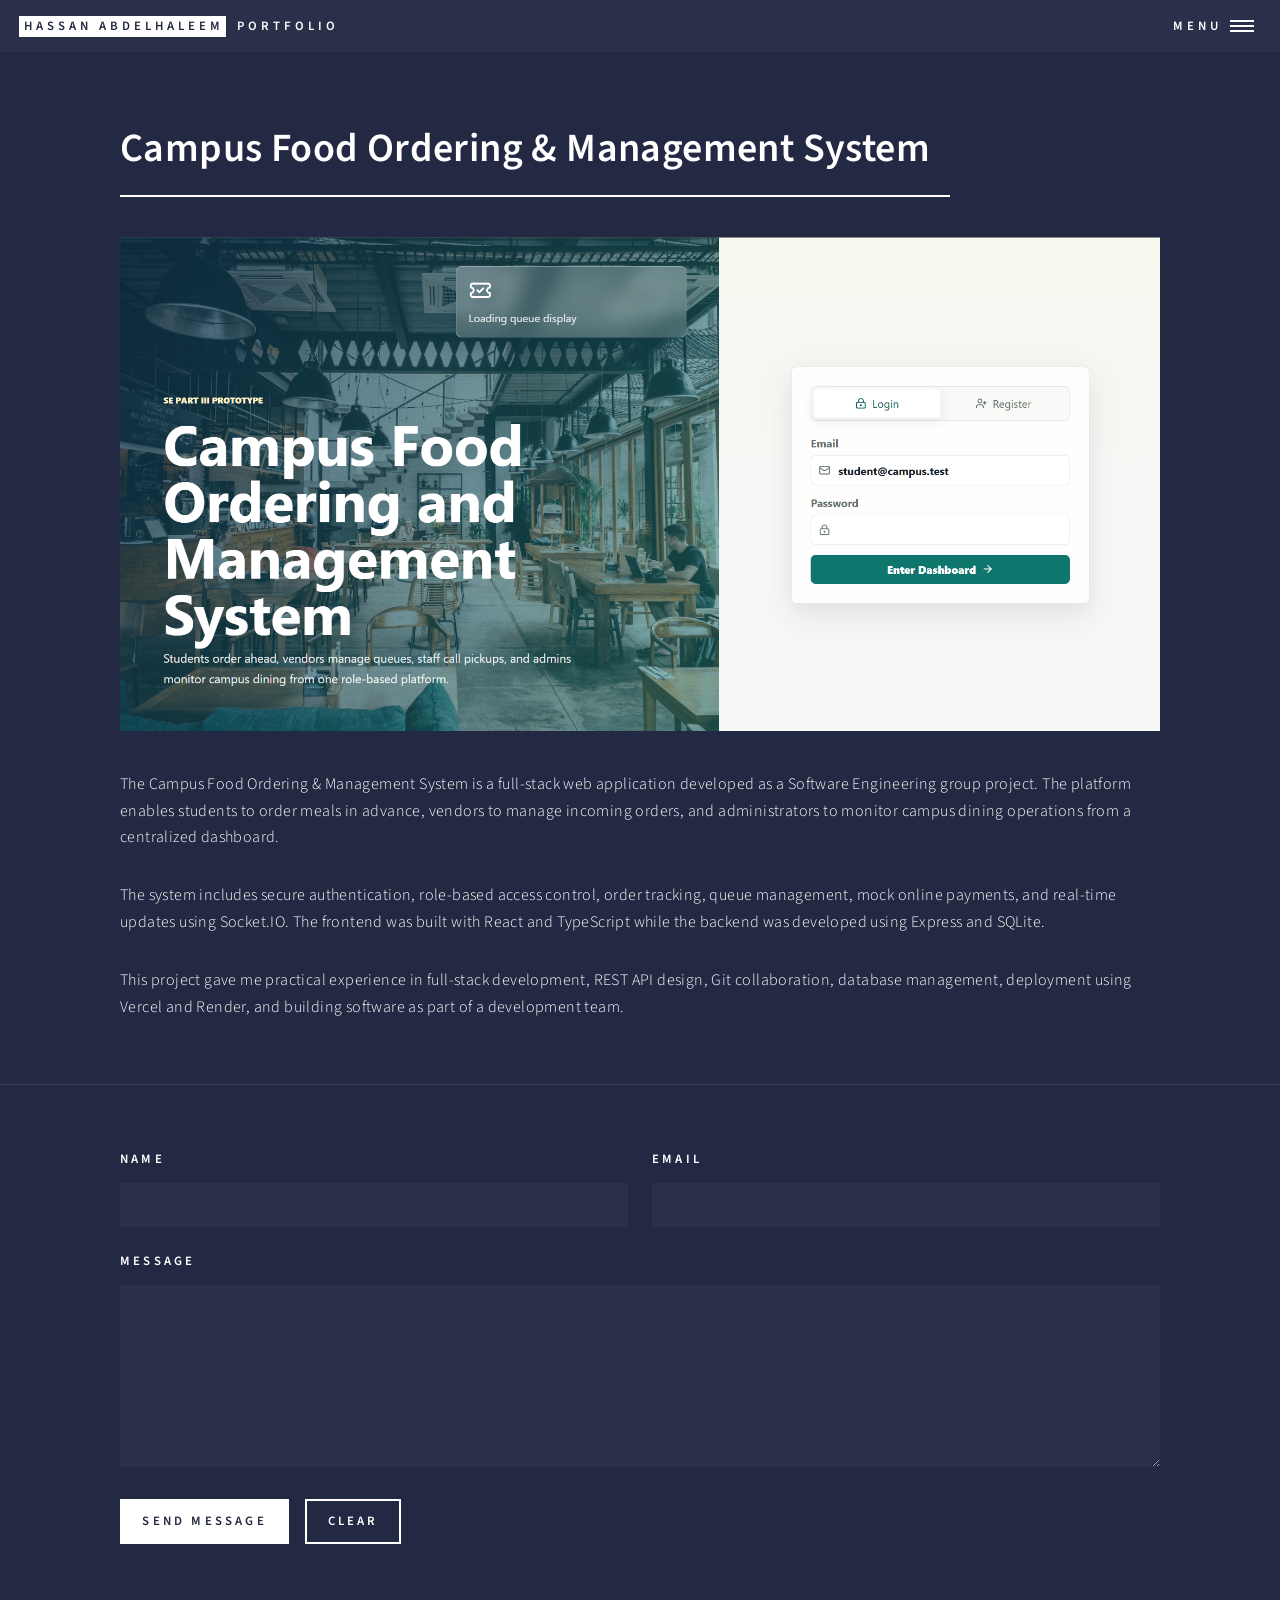
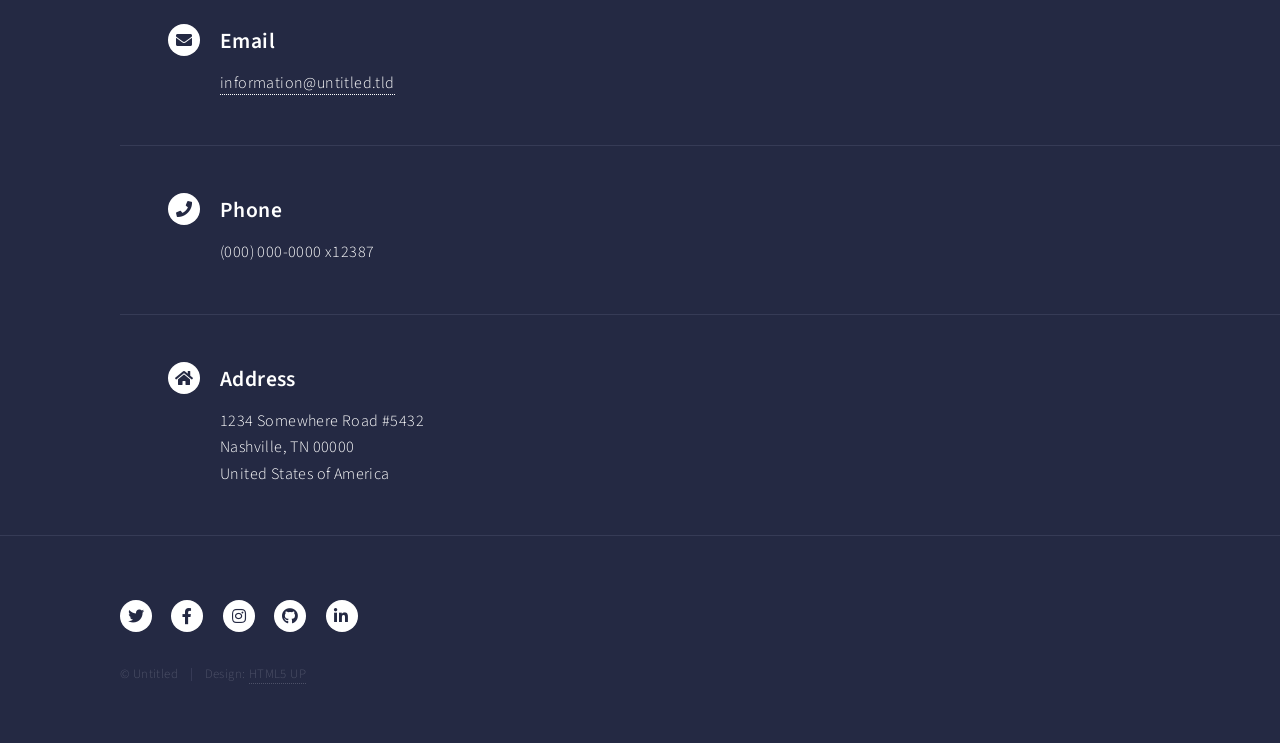
<file: generic.html>
<!DOCTYPE HTML>
<html>
	<head>
		<title>Campus Food Ordering System | Hassan Abdelhaleem</title>
		<meta charset="utf-8" />
		<meta name="viewport" content="width=device-width, initial-scale=1, user-scalable=no" />
		<link rel="stylesheet" href="assets/css/main.css" />
		<noscript><link rel="stylesheet" href="assets/css/noscript.css" /></noscript>
	</head>
	<body class="is-preload">

		<!-- Wrapper -->
			<div id="wrapper">

				<!-- Header -->
					<header id="header">
						<a href="index.html" class="logo"><strong>Hassan Abdelhaleem</strong> <span>Portfolio</span></a>
						<nav>
							<a href="#menu">Menu</a>
						</nav>
					</header>

				<!-- Menu -->
					<nav id="menu">
						<ul class="links">
							<li><a href="index.html">Home</a></li>
							<li><a href="landing.html">Landing</a></li>
							<li><a href="generic.html">Generic</a></li>
							<li><a href="elements.html">Elements</a></li>
						</ul>
						<ul class="actions stacked">
							<li><a href="#" class="button primary fit">Get Started</a></li>
							<li><a href="#" class="button fit">Log In</a></li>
						</ul>
					</nav>

				<!-- Main -->
					<div id="main" class="alt">

						<!-- One -->
							<section id="one">
								<div class="inner">
									<header class="major">
										<h1>Campus Food Ordering & Management System</h1>
									</header>
									<span class="image main"><img src="images/campus-food-login.png" alt="Campus Food Ordering System" /></span>
									<p>
The Campus Food Ordering & Management System is a full-stack web application developed as a Software Engineering group project. The platform enables students to order meals in advance, vendors to manage incoming orders, and administrators to monitor campus dining operations from a centralized dashboard.
</p>

<p>
The system includes secure authentication, role-based access control, order tracking, queue management, mock online payments, and real-time updates using Socket.IO. The frontend was built with React and TypeScript while the backend was developed using Express and SQLite.
</p>

<p>
This project gave me practical experience in full-stack development, REST API design, Git collaboration, database management, deployment using Vercel and Render, and building software as part of a development team.
</p>
								</div>
							</section>

					</div>

				<!-- Contact -->
					<section id="contact">
						<div class="inner">
							<section>
								<form method="post" action="#">
									<div class="fields">
										<div class="field half">
											<label for="name">Name</label>
											<input type="text" name="name" id="name" />
										</div>
										<div class="field half">
											<label for="email">Email</label>
											<input type="text" name="email" id="email" />
										</div>
										<div class="field">
											<label for="message">Message</label>
											<textarea name="message" id="message" rows="6"></textarea>
										</div>
									</div>
									<ul class="actions">
										<li><input type="submit" value="Send Message" class="primary" /></li>
										<li><input type="reset" value="Clear" /></li>
									</ul>
								</form>
							</section>
							<section class="split">
								<section>
									<div class="contact-method">
										<span class="icon solid alt fa-envelope"></span>
										<h3>Email</h3>
										<a href="#">information@untitled.tld</a>
									</div>
								</section>
								<section>
									<div class="contact-method">
										<span class="icon solid alt fa-phone"></span>
										<h3>Phone</h3>
										<span>(000) 000-0000 x12387</span>
									</div>
								</section>
								<section>
									<div class="contact-method">
										<span class="icon solid alt fa-home"></span>
										<h3>Address</h3>
										<span>1234 Somewhere Road #5432<br />
										Nashville, TN 00000<br />
										United States of America</span>
									</div>
								</section>
							</section>
						</div>
					</section>

				<!-- Footer -->
					<footer id="footer">
						<div class="inner">
							<ul class="icons">
								<li><a href="#" class="icon brands alt fa-twitter"><span class="label">Twitter</span></a></li>
								<li><a href="#" class="icon brands alt fa-facebook-f"><span class="label">Facebook</span></a></li>
								<li><a href="#" class="icon brands alt fa-instagram"><span class="label">Instagram</span></a></li>
								<li><a href="#" class="icon brands alt fa-github"><span class="label">GitHub</span></a></li>
								<li><a href="#" class="icon brands alt fa-linkedin-in"><span class="label">LinkedIn</span></a></li>
							</ul>
							<ul class="copyright">
								<li>&copy; Untitled</li><li>Design: <a href="https://html5up.net">HTML5 UP</a></li>
							</ul>
						</div>
					</footer>

			</div>

		<!-- Scripts -->
			<script src="assets/js/jquery.min.js"></script>
			<script src="assets/js/jquery.scrolly.min.js"></script>
			<script src="assets/js/jquery.scrollex.min.js"></script>
			<script src="assets/js/browser.min.js"></script>
			<script src="assets/js/breakpoints.min.js"></script>
			<script src="assets/js/util.js"></script>
			<script src="assets/js/main.js"></script>

	</body>
</html>
</file>
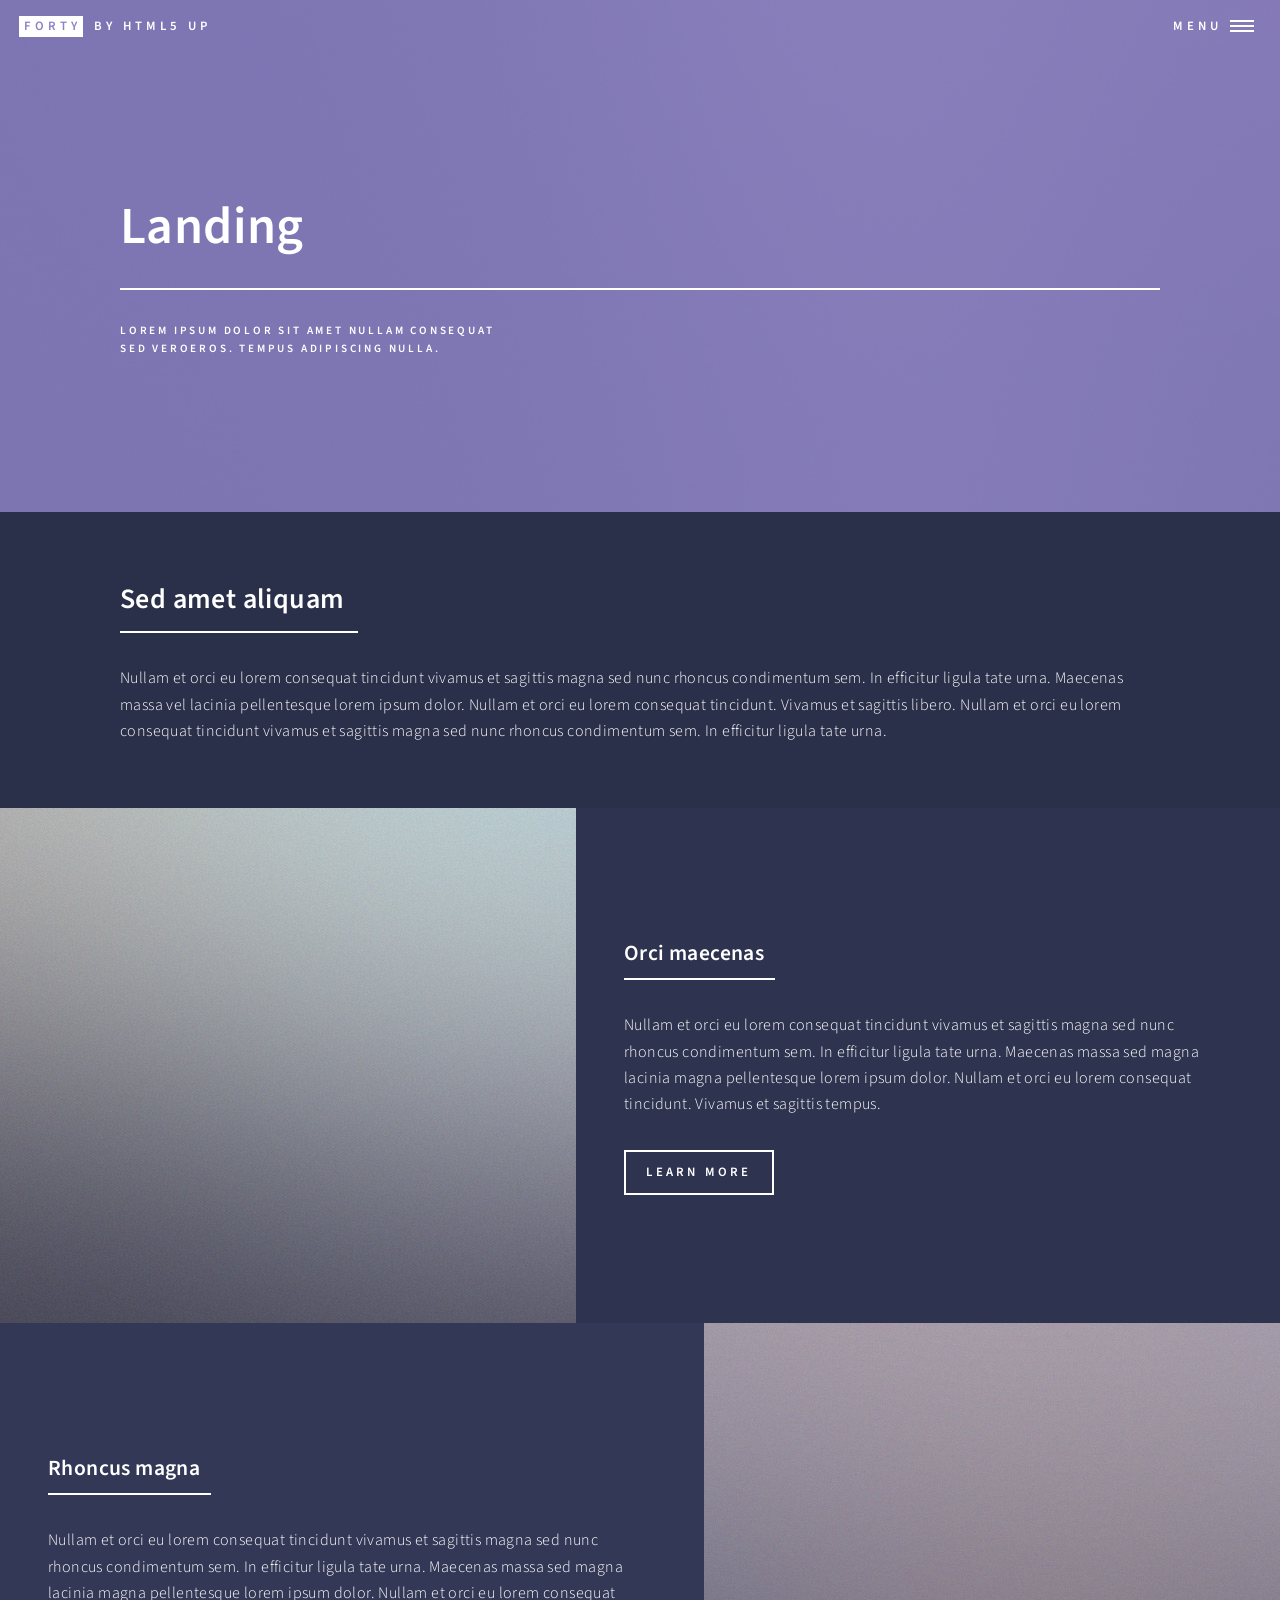
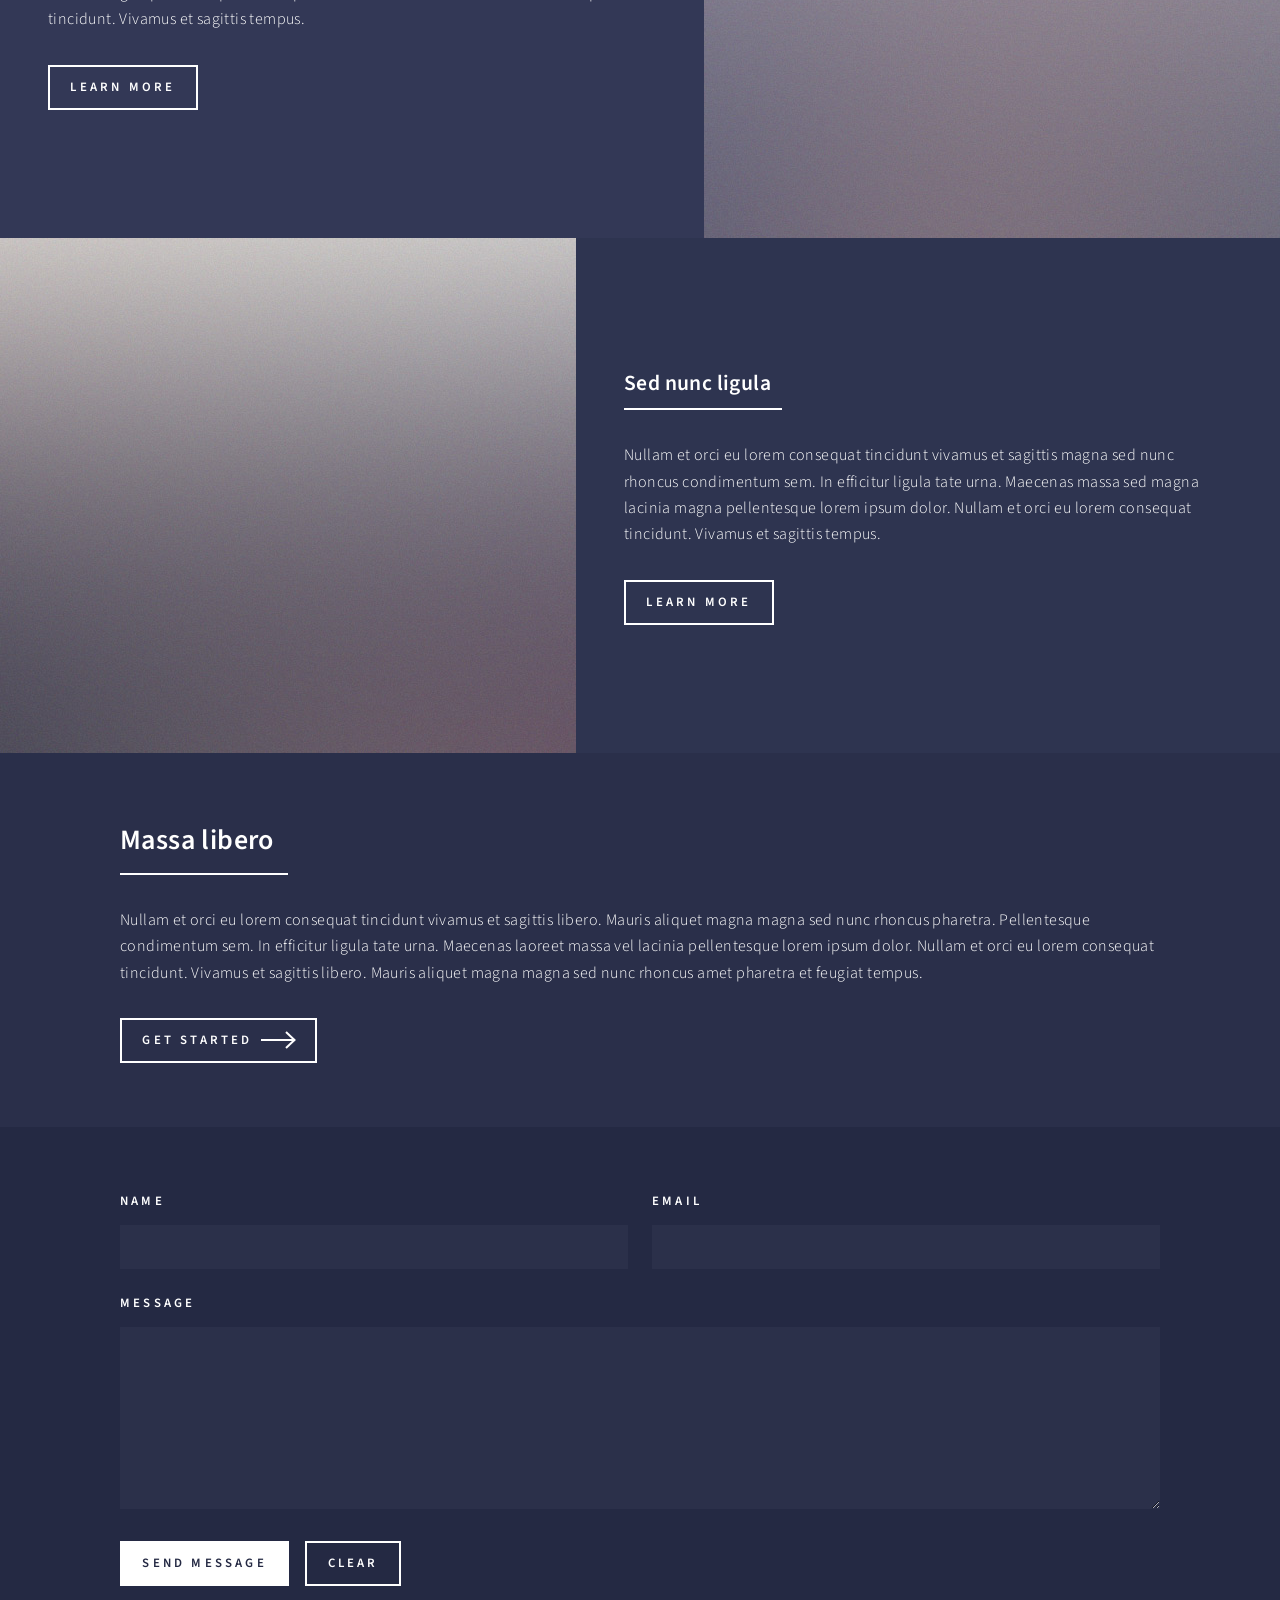
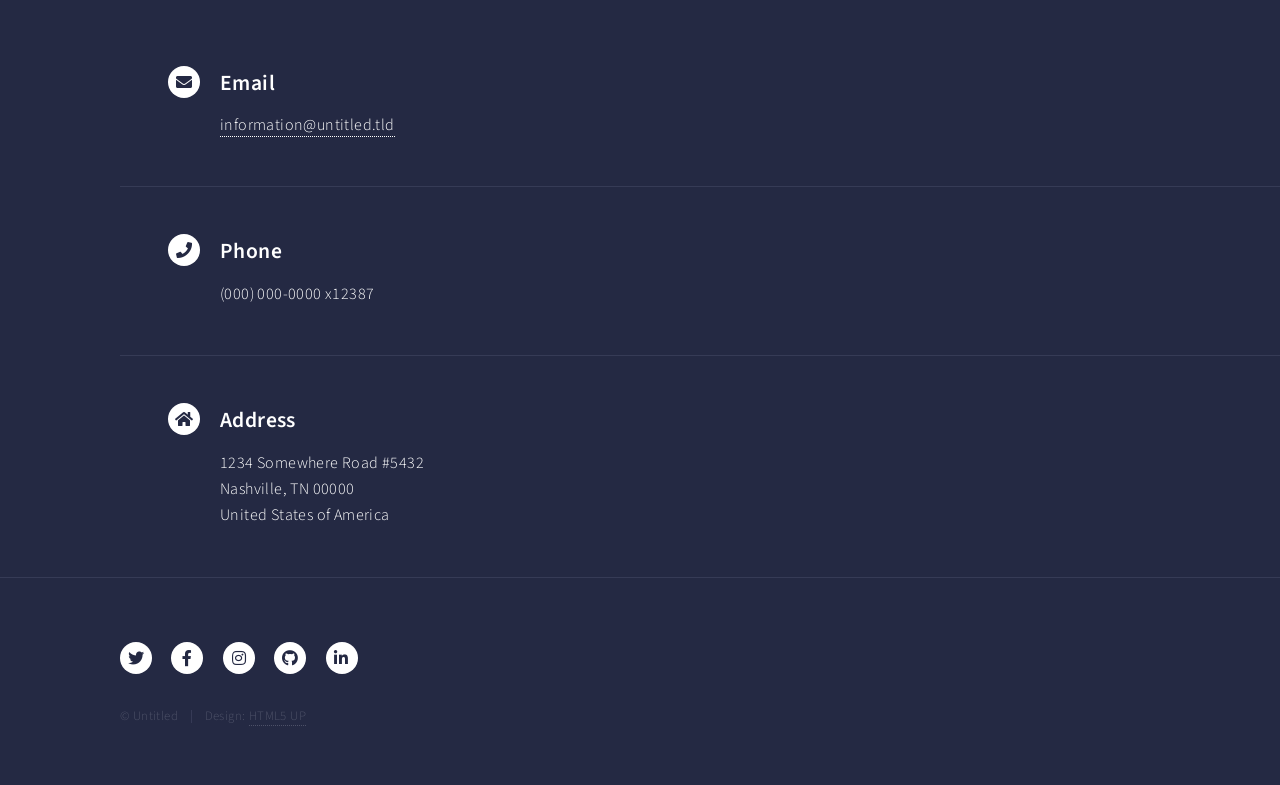
<file: landing.html>
<!DOCTYPE HTML>
<!--
	Forty by HTML5 UP
	html5up.net | @ajlkn
	Free for personal and commercial use under the CCA 3.0 license (html5up.net/license)
-->
<html>
	<head>
		<title>Landing - Forty by HTML5 UP</title>
		<meta charset="utf-8" />
		<meta name="viewport" content="width=device-width, initial-scale=1, user-scalable=no" />
		<link rel="stylesheet" href="assets/css/main.css" />
		<noscript><link rel="stylesheet" href="assets/css/noscript.css" /></noscript>
	</head>
	<body class="is-preload">

		<!-- Wrapper -->
			<div id="wrapper">

				<!-- Header -->
				<!-- Note: The "styleN" class below should match that of the banner element. -->
					<header id="header" class="alt style2">
						<a href="index.html" class="logo"><strong>Forty</strong> <span>by HTML5 UP</span></a>
						<nav>
							<a href="#menu">Menu</a>
						</nav>
					</header>

				<!-- Menu -->
					<nav id="menu">
						<ul class="links">
							<li><a href="index.html">Home</a></li>
							<li><a href="landing.html">Landing</a></li>
							<li><a href="generic.html">Generic</a></li>
							<li><a href="elements.html">Elements</a></li>
						</ul>
						<ul class="actions stacked">
							<li><a href="#" class="button primary fit">Get Started</a></li>
							<li><a href="#" class="button fit">Log In</a></li>
						</ul>
					</nav>

				<!-- Banner -->
				<!-- Note: The "styleN" class below should match that of the header element. -->
					<section id="banner" class="style2">
						<div class="inner">
							<span class="image">
								<img src="images/pic07.jpg" alt="" />
							</span>
							<header class="major">
								<h1>Landing</h1>
							</header>
							<div class="content">
								<p>Lorem ipsum dolor sit amet nullam consequat<br />
								sed veroeros. tempus adipiscing nulla.</p>
							</div>
						</div>
					</section>

				<!-- Main -->
					<div id="main">

						<!-- One -->
							<section id="one">
								<div class="inner">
									<header class="major">
										<h2>Sed amet aliquam</h2>
									</header>
									<p>Nullam et orci eu lorem consequat tincidunt vivamus et sagittis magna sed nunc rhoncus condimentum sem. In efficitur ligula tate urna. Maecenas massa vel lacinia pellentesque lorem ipsum dolor. Nullam et orci eu lorem consequat tincidunt. Vivamus et sagittis libero. Nullam et orci eu lorem consequat tincidunt vivamus et sagittis magna sed nunc rhoncus condimentum sem. In efficitur ligula tate urna.</p>
								</div>
							</section>

						<!-- Two -->
							<section id="two" class="spotlights">
								<section>
									<a href="generic.html" class="image">
										<img src="images/pic08.jpg" alt="" data-position="center center" />
									</a>
									<div class="content">
										<div class="inner">
											<header class="major">
												<h3>Orci maecenas</h3>
											</header>
											<p>Nullam et orci eu lorem consequat tincidunt vivamus et sagittis magna sed nunc rhoncus condimentum sem. In efficitur ligula tate urna. Maecenas massa sed magna lacinia magna pellentesque lorem ipsum dolor. Nullam et orci eu lorem consequat tincidunt. Vivamus et sagittis tempus.</p>
											<ul class="actions">
												<li><a href="generic.html" class="button">Learn more</a></li>
											</ul>
										</div>
									</div>
								</section>
								<section>
									<a href="generic.html" class="image">
										<img src="images/pic09.jpg" alt="" data-position="top center" />
									</a>
									<div class="content">
										<div class="inner">
											<header class="major">
												<h3>Rhoncus magna</h3>
											</header>
											<p>Nullam et orci eu lorem consequat tincidunt vivamus et sagittis magna sed nunc rhoncus condimentum sem. In efficitur ligula tate urna. Maecenas massa sed magna lacinia magna pellentesque lorem ipsum dolor. Nullam et orci eu lorem consequat tincidunt. Vivamus et sagittis tempus.</p>
											<ul class="actions">
												<li><a href="generic.html" class="button">Learn more</a></li>
											</ul>
										</div>
									</div>
								</section>
								<section>
									<a href="generic.html" class="image">
										<img src="images/pic10.jpg" alt="" data-position="25% 25%" />
									</a>
									<div class="content">
										<div class="inner">
											<header class="major">
												<h3>Sed nunc ligula</h3>
											</header>
											<p>Nullam et orci eu lorem consequat tincidunt vivamus et sagittis magna sed nunc rhoncus condimentum sem. In efficitur ligula tate urna. Maecenas massa sed magna lacinia magna pellentesque lorem ipsum dolor. Nullam et orci eu lorem consequat tincidunt. Vivamus et sagittis tempus.</p>
											<ul class="actions">
												<li><a href="generic.html" class="button">Learn more</a></li>
											</ul>
										</div>
									</div>
								</section>
							</section>

						<!-- Three -->
							<section id="three">
								<div class="inner">
									<header class="major">
										<h2>Massa libero</h2>
									</header>
									<p>Nullam et orci eu lorem consequat tincidunt vivamus et sagittis libero. Mauris aliquet magna magna sed nunc rhoncus pharetra. Pellentesque condimentum sem. In efficitur ligula tate urna. Maecenas laoreet massa vel lacinia pellentesque lorem ipsum dolor. Nullam et orci eu lorem consequat tincidunt. Vivamus et sagittis libero. Mauris aliquet magna magna sed nunc rhoncus amet pharetra et feugiat tempus.</p>
									<ul class="actions">
										<li><a href="generic.html" class="button next">Get Started</a></li>
									</ul>
								</div>
							</section>

					</div>

				<!-- Contact -->
					<section id="contact">
						<div class="inner">
							<section>
								<form method="post" action="#">
									<div class="fields">
										<div class="field half">
											<label for="name">Name</label>
											<input type="text" name="name" id="name" />
										</div>
										<div class="field half">
											<label for="email">Email</label>
											<input type="text" name="email" id="email" />
										</div>
										<div class="field">
											<label for="message">Message</label>
											<textarea name="message" id="message" rows="6"></textarea>
										</div>
									</div>
									<ul class="actions">
										<li><input type="submit" value="Send Message" class="primary" /></li>
										<li><input type="reset" value="Clear" /></li>
									</ul>
								</form>
							</section>
							<section class="split">
								<section>
									<div class="contact-method">
										<span class="icon solid alt fa-envelope"></span>
										<h3>Email</h3>
										<a href="#">information@untitled.tld</a>
									</div>
								</section>
								<section>
									<div class="contact-method">
										<span class="icon solid alt fa-phone"></span>
										<h3>Phone</h3>
										<span>(000) 000-0000 x12387</span>
									</div>
								</section>
								<section>
									<div class="contact-method">
										<span class="icon solid alt fa-home"></span>
										<h3>Address</h3>
										<span>1234 Somewhere Road #5432<br />
										Nashville, TN 00000<br />
										United States of America</span>
									</div>
								</section>
							</section>
						</div>
					</section>

				<!-- Footer -->
					<footer id="footer">
						<div class="inner">
							<ul class="icons">
								<li><a href="#" class="icon brands alt fa-twitter"><span class="label">Twitter</span></a></li>
								<li><a href="#" class="icon brands alt fa-facebook-f"><span class="label">Facebook</span></a></li>
								<li><a href="#" class="icon brands alt fa-instagram"><span class="label">Instagram</span></a></li>
								<li><a href="#" class="icon brands alt fa-github"><span class="label">GitHub</span></a></li>
								<li><a href="#" class="icon brands alt fa-linkedin-in"><span class="label">LinkedIn</span></a></li>
							</ul>
							<ul class="copyright">
								<li>&copy; Untitled</li><li>Design: <a href="https://html5up.net">HTML5 UP</a></li>
							</ul>
						</div>
					</footer>

			</div>

		<!-- Scripts -->
			<script src="assets/js/jquery.min.js"></script>
			<script src="assets/js/jquery.scrolly.min.js"></script>
			<script src="assets/js/jquery.scrollex.min.js"></script>
			<script src="assets/js/browser.min.js"></script>
			<script src="assets/js/breakpoints.min.js"></script>
			<script src="assets/js/util.js"></script>
			<script src="assets/js/main.js"></script>

	</body>
</html>
</file>
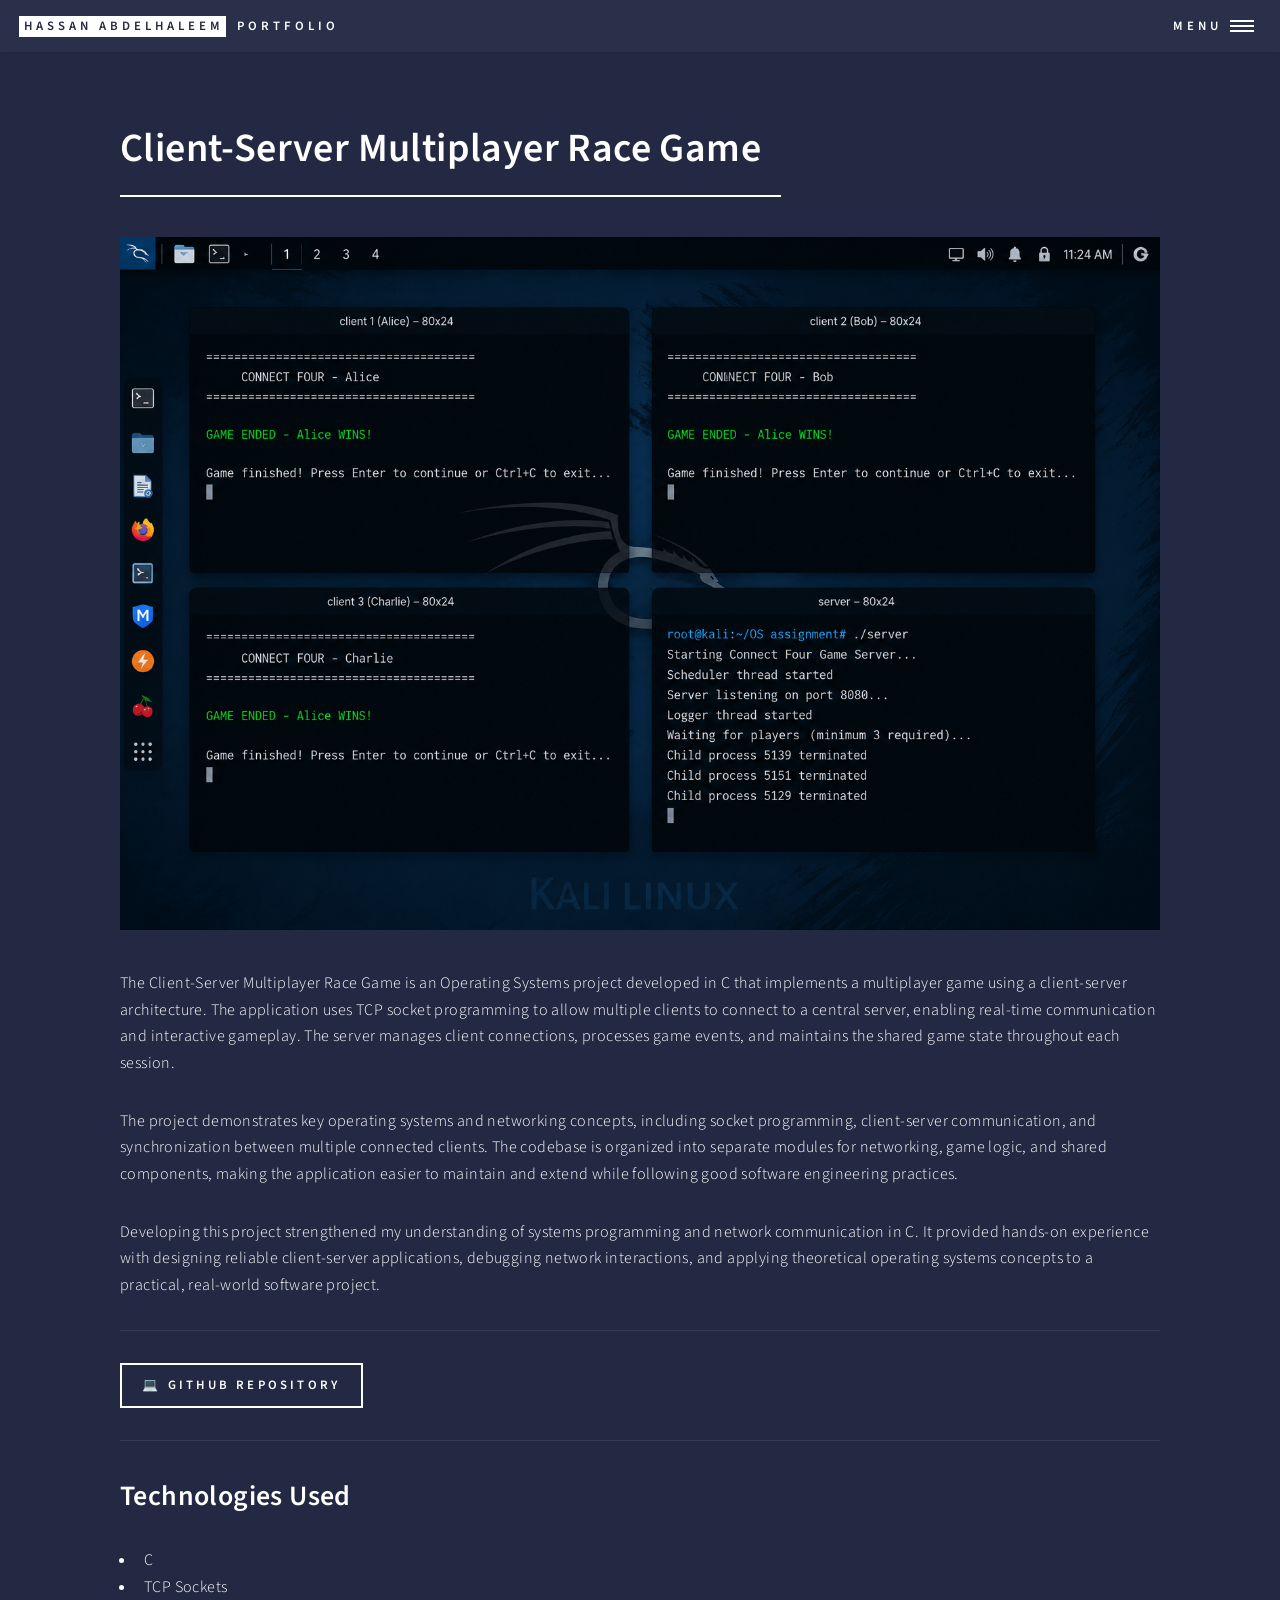
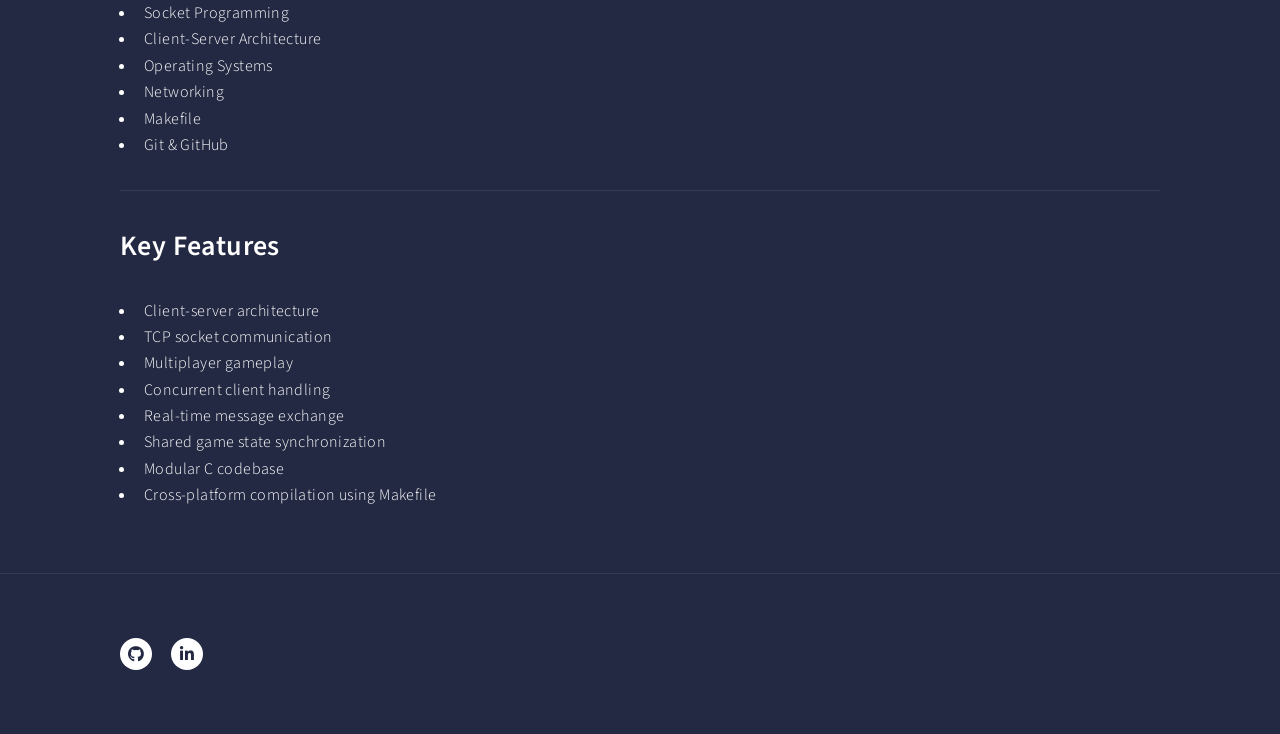
<file: Race-game.html>
<!DOCTYPE HTML>
<html>
	<head>
		<title> Client-Server Multiplayer Race Game | Hassan Abdelhaleem</title>
		<meta charset="utf-8" />
		<meta name="viewport" content="width=device-width, initial-scale=1, user-scalable=no" />
		<link rel="stylesheet" href="assets/css/main.css" />
		<noscript><link rel="stylesheet" href="assets/css/noscript.css" /></noscript>
	</head>
	<body class="is-preload">

		<!-- Wrapper -->
			<div id="wrapper">

				<!-- Header -->
					<header id="header">
						<a href="index.html" class="logo"><strong>Hassan Abdelhaleem</strong> <span>Portfolio</span></a>
						<nav>
							<a href="#menu">Menu</a>
						</nav>
					</header>

				<!-- Menu -->
					<nav id="menu">
						<ul class="links">
							<li><a href="index.html">Home</a></li>
						</ul>
					</nav>

				<!-- Main -->
					<div id="main" class="alt">

						<!-- One -->
							<section id="one">
								<div class="inner">
									<header class="major">
										<h1>Client-Server Multiplayer Race Game</h1>
									</header>
									<span class="image main"><img src="images/completeracegame.png" alt="Client-Server Multiplayer Race Game" /></span>
									<p>
The Client-Server Multiplayer Race Game is an Operating Systems project developed in C that implements a multiplayer game using a client-server architecture. The application uses TCP socket programming to allow multiple clients to connect to a central server, enabling real-time communication and interactive gameplay. The server manages client connections, processes game events, and maintains the shared game state throughout each session.
</p>

<p>
The project demonstrates key operating systems and networking concepts, including socket programming, client-server communication, and synchronization between multiple connected clients. The codebase is organized into separate modules for networking, game logic, and shared components, making the application easier to maintain and extend while following good software engineering practices.
</p>

<p>
Developing this project strengthened my understanding of systems programming and network communication in C. It provided hands-on experience with designing reliable client-server applications, debugging network interactions, and applying theoretical operating systems concepts to a practical, real-world software project.
</p>

<hr />

<ul class="actions">
    <li><a href="https://github.com/hassanbasheir580-rgb/Client-Server-Multiplayer-Race-Game/tree/main" target="_blank" class="button">💻 GitHub Repository</a></li>
</ul>

<hr />

<h2>Technologies Used</h2>

<ul>
    <li>C</li>
    <li>TCP Sockets</li>
    <li>Socket Programming</li>
    <li>Client-Server Architecture</li>
    <li>Operating Systems</li>
    <li>Networking</li>
    <li>Makefile</li>
    <li>Git & GitHub</li>
</ul>

<hr />

<h2>Key Features</h2>

<ul>
    <li>Client-server architecture</li>
    <li>TCP socket communication</li>
    <li>Multiplayer gameplay</li>
    <li>Concurrent client handling</li>
    <li>Real-time message exchange</li>
    <li>Shared game state synchronization</li>
    <li>Modular C codebase</li>
    <li>Cross-platform compilation using Makefile</li>
</ul>
								</div>
							</section>

					</div>

				<!-- Footer -->
					<footer id="footer">
						<div class="inner">
							<ul class="icons">
    <li>
        <a href="https://github.com/hassanbasheir580-rgb" target="_blank" class="icon brands alt fa-github">
            <span class="label">GitHub</span>
        </a>
    </li>

    <li>
        <a href="https://www.linkedin.com/in/hassan-basheir/" target="_blank" class="icon brands alt fa-linkedin-in">
            <span class="label">LinkedIn</span>
        </a>
    </li>
</ul>
						</div>
					</footer>

			</div>

		<!-- Scripts -->
			<script src="assets/js/jquery.min.js"></script>
			<script src="assets/js/jquery.scrolly.min.js"></script>
			<script src="assets/js/jquery.scrollex.min.js"></script>
			<script src="assets/js/browser.min.js"></script>
			<script src="assets/js/breakpoints.min.js"></script>
			<script src="assets/js/util.js"></script>
			<script src="assets/js/main.js"></script>

	</body>
</html>
</file>
<file: assets/css/noscript.css>
/*
	Forty by HTML5 UP
	html5up.net | @ajlkn
	Free for personal and commercial use under the CCA 3.0 license (html5up.net/license)
*/

/* Banner */

	body.is-preload #banner:after {
		opacity: 0.85;
	}

	body.is-preload #banner > .inner {
		-moz-filter: none;
		-webkit-filter: none;
		-ms-filter: none;
		filter: none;
		-moz-transform: none;
		-webkit-transform: none;
		-ms-transform: none;
		transform: none;
		opacity: 1;
	}
</file>
<file: assets/css/main.css>
@import url(fontawesome-all.min.css);
@import url("https://fonts.googleapis.com/css?family=Source+Sans+Pro:300,300italic,600,600italic");

/*
	Forty by HTML5 UP
	html5up.net | @ajlkn
	Free for personal and commercial use under the CCA 3.0 license (html5up.net/license)
*/

html, body, div, span, applet, object,
iframe, h1, h2, h3, h4, h5, h6, p, blockquote,
pre, a, abbr, acronym, address, big, cite,
code, del, dfn, em, img, ins, kbd, q, s, samp,
small, strike, strong, sub, sup, tt, var, b,
u, i, center, dl, dt, dd, ol, ul, li, fieldset,
form, label, legend, table, caption, tbody,
tfoot, thead, tr, th, td, article, aside,
canvas, details, embed, figure, figcaption,
footer, header, hgroup, menu, nav, output, ruby,
section, summary, time, mark, audio, video {
	margin: 0;
	padding: 0;
	border: 0;
	font-size: 100%;
	font: inherit;
	vertical-align: baseline;}

article, aside, details, figcaption, figure,
footer, header, hgroup, menu, nav, section {
	display: block;}

body {
	line-height: 1;
}

ol, ul {
	list-style: none;
}

blockquote, q {
	quotes: none;
}

	blockquote:before, blockquote:after, q:before, q:after {
		content: '';
		content: none;
	}

table {
	border-collapse: collapse;
	border-spacing: 0;
}

body {
	-webkit-text-size-adjust: none;
}

mark {
	background-color: transparent;
	color: inherit;
}

input::-moz-focus-inner {
	border: 0;
	padding: 0;
}

input, select, textarea {
	-moz-appearance: none;
	-webkit-appearance: none;
	-ms-appearance: none;
	appearance: none;
}

/* Basic */

	@-ms-viewport {
		width: device-width;
	}

	body {
		-ms-overflow-style: scrollbar;
	}

	@media screen and (max-width: 480px) {

		html, body {
			min-width: 320px;
		}

	}

	html {
		box-sizing: border-box;
	}

	*, *:before, *:after {
		box-sizing: inherit;
	}

	body {
		background: #242943;
	}

		body.is-preload *, body.is-preload *:before, body.is-preload *:after {
			-moz-animation: none !important;
			-webkit-animation: none !important;
			-ms-animation: none !important;
			animation: none !important;
			-moz-transition: none !important;
			-webkit-transition: none !important;
			-ms-transition: none !important;
			transition: none !important;
		}

/* Type */

	body, input, select, textarea {
		color: #ffffff;
		font-family: "Source Sans Pro", Helvetica, sans-serif;
		font-size: 17pt;
		font-weight: 300;
		letter-spacing: 0.025em;
		line-height: 1.65;
	}

		@media screen and (max-width: 1680px) {

			body, input, select, textarea {
				font-size: 14pt;
			}

		}

		@media screen and (max-width: 1280px) {

			body, input, select, textarea {
				font-size: 12pt;
			}

		}

		@media screen and (max-width: 360px) {

			body, input, select, textarea {
				font-size: 11pt;
			}

		}

	a {
		-moz-transition: color 0.2s ease-in-out, border-bottom-color 0.2s ease-in-out;
		-webkit-transition: color 0.2s ease-in-out, border-bottom-color 0.2s ease-in-out;
		-ms-transition: color 0.2s ease-in-out, border-bottom-color 0.2s ease-in-out;
		transition: color 0.2s ease-in-out, border-bottom-color 0.2s ease-in-out;
		border-bottom: dotted 1px;
		color: inherit;
		text-decoration: none;
	}

		a:hover {
			border-bottom-color: transparent;
			color: #9bf1ff !important;
		}

		a:active {
			color: #53e3fb !important;
		}

	strong, b {
		color: #ffffff;
		font-weight: 600;
	}

	em, i {
		font-style: italic;
	}

	p {
		margin: 0 0 2em 0;
	}

	h1, h2, h3, h4, h5, h6 {
		color: #ffffff;
		font-weight: 600;
		line-height: 1.65;
		margin: 0 0 1em 0;
	}

		h1 a, h2 a, h3 a, h4 a, h5 a, h6 a {
			color: inherit;
			border-bottom: 0;
		}

	h1 {
		font-size: 2.5em;
	}

	h2 {
		font-size: 1.75em;
	}

	h3 {
		font-size: 1.35em;
	}

	h4 {
		font-size: 1.1em;
	}

	h5 {
		font-size: 0.9em;
	}

	h6 {
		font-size: 0.7em;
	}

	@media screen and (max-width: 736px) {

		h1 {
			font-size: 2em;
		}

		h2 {
			font-size: 1.5em;
		}

		h3 {
			font-size: 1.25em;
		}

	}

	sub {
		font-size: 0.8em;
		position: relative;
		top: 0.5em;
	}

	sup {
		font-size: 0.8em;
		position: relative;
		top: -0.5em;
	}

	blockquote {
		border-left: solid 4px rgba(212, 212, 255, 0.1);
		font-style: italic;
		margin: 0 0 2em 0;
		padding: 0.5em 0 0.5em 2em;
	}

	code {
		background: rgba(212, 212, 255, 0.035);
		font-family: "Courier New", monospace;
		font-size: 0.9em;
		margin: 0 0.25em;
		padding: 0.25em 0.65em;
	}

	pre {
		-webkit-overflow-scrolling: touch;
		font-family: "Courier New", monospace;
		font-size: 0.9em;
		margin: 0 0 2em 0;
	}

		pre code {
			display: block;
			line-height: 1.75;
			padding: 1em 1.5em;
			overflow-x: auto;
		}

	hr {
		border: 0;
		border-bottom: solid 1px rgba(212, 212, 255, 0.1);
		margin: 2em 0;
	}

		hr.major {
			margin: 3em 0;
		}

	.align-left {
		text-align: left;
	}

	.align-center {
		text-align: center;
	}

	.align-right {
		text-align: right;
	}

/* Row */

	.row {
		display: flex;
		flex-wrap: wrap;
		box-sizing: border-box;
		align-items: stretch;
	}

		.row > * {
			box-sizing: border-box;
		}

		.row.gtr-uniform > * > :last-child {
			margin-bottom: 0;
		}

		.row.aln-left {
			justify-content: flex-start;
		}

		.row.aln-center {
			justify-content: center;
		}

		.row.aln-right {
			justify-content: flex-end;
		}

		.row.aln-top {
			align-items: flex-start;
		}

		.row.aln-middle {
			align-items: center;
		}

		.row.aln-bottom {
			align-items: flex-end;
		}

		.row > .imp {
			order: -1;
		}

		.row > .col-1 {
			width: 8.33333%;
		}

		.row > .off-1 {
			margin-left: 8.33333%;
		}

		.row > .col-2 {
			width: 16.66667%;
		}

		.row > .off-2 {
			margin-left: 16.66667%;
		}

		.row > .col-3 {
			width: 25%;
		}

		.row > .off-3 {
			margin-left: 25%;
		}

		.row > .col-4 {
			width: 33.33333%;
		}

		.row > .off-4 {
			margin-left: 33.33333%;
		}

		.row > .col-5 {
			width: 41.66667%;
		}

		.row > .off-5 {
			margin-left: 41.66667%;
		}

		.row > .col-6 {
			width: 50%;
		}

		.row > .off-6 {
			margin-left: 50%;
		}

		.row > .col-7 {
			width: 58.33333%;
		}

		.row > .off-7 {
			margin-left: 58.33333%;
		}

		.row > .col-8 {
			width: 66.66667%;
		}

		.row > .off-8 {
			margin-left: 66.66667%;
		}

		.row > .col-9 {
			width: 75%;
		}

		.row > .off-9 {
			margin-left: 75%;
		}

		.row > .col-10 {
			width: 83.33333%;
		}

		.row > .off-10 {
			margin-left: 83.33333%;
		}

		.row > .col-11 {
			width: 91.66667%;
		}

		.row > .off-11 {
			margin-left: 91.66667%;
		}

		.row > .col-12 {
			width: 100%;
		}

		.row > .off-12 {
			margin-left: 100%;
		}

		.row.gtr-0 {
			margin-top: 0;
			margin-left: 0em;
		}

			.row.gtr-0 > * {
				padding: 0 0 0 0em;
			}

			.row.gtr-0.gtr-uniform {
				margin-top: 0em;
			}

				.row.gtr-0.gtr-uniform > * {
					padding-top: 0em;
				}

		.row.gtr-25 {
			margin-top: 0;
			margin-left: -0.5em;
		}

			.row.gtr-25 > * {
				padding: 0 0 0 0.5em;
			}

			.row.gtr-25.gtr-uniform {
				margin-top: -0.5em;
			}

				.row.gtr-25.gtr-uniform > * {
					padding-top: 0.5em;
				}

		.row.gtr-50 {
			margin-top: 0;
			margin-left: -1em;
		}

			.row.gtr-50 > * {
				padding: 0 0 0 1em;
			}

			.row.gtr-50.gtr-uniform {
				margin-top: -1em;
			}

				.row.gtr-50.gtr-uniform > * {
					padding-top: 1em;
				}

		.row {
			margin-top: 0;
			margin-left: -2em;
		}

			.row > * {
				padding: 0 0 0 2em;
			}

			.row.gtr-uniform {
				margin-top: -2em;
			}

				.row.gtr-uniform > * {
					padding-top: 2em;
				}

		.row.gtr-150 {
			margin-top: 0;
			margin-left: -3em;
		}

			.row.gtr-150 > * {
				padding: 0 0 0 3em;
			}

			.row.gtr-150.gtr-uniform {
				margin-top: -3em;
			}

				.row.gtr-150.gtr-uniform > * {
					padding-top: 3em;
				}

		.row.gtr-200 {
			margin-top: 0;
			margin-left: -4em;
		}

			.row.gtr-200 > * {
				padding: 0 0 0 4em;
			}

			.row.gtr-200.gtr-uniform {
				margin-top: -4em;
			}

				.row.gtr-200.gtr-uniform > * {
					padding-top: 4em;
				}

		@media screen and (max-width: 1680px) {

			.row {
				display: flex;
				flex-wrap: wrap;
				box-sizing: border-box;
				align-items: stretch;
			}

				.row > * {
					box-sizing: border-box;
				}

				.row.gtr-uniform > * > :last-child {
					margin-bottom: 0;
				}

				.row.aln-left {
					justify-content: flex-start;
				}

				.row.aln-center {
					justify-content: center;
				}

				.row.aln-right {
					justify-content: flex-end;
				}

				.row.aln-top {
					align-items: flex-start;
				}

				.row.aln-middle {
					align-items: center;
				}

				.row.aln-bottom {
					align-items: flex-end;
				}

				.row > .imp-xlarge {
					order: -1;
				}

				.row > .col-1-xlarge {
					width: 8.33333%;
				}

				.row > .off-1-xlarge {
					margin-left: 8.33333%;
				}

				.row > .col-2-xlarge {
					width: 16.66667%;
				}

				.row > .off-2-xlarge {
					margin-left: 16.66667%;
				}

				.row > .col-3-xlarge {
					width: 25%;
				}

				.row > .off-3-xlarge {
					margin-left: 25%;
				}

				.row > .col-4-xlarge {
					width: 33.33333%;
				}

				.row > .off-4-xlarge {
					margin-left: 33.33333%;
				}

				.row > .col-5-xlarge {
					width: 41.66667%;
				}

				.row > .off-5-xlarge {
					margin-left: 41.66667%;
				}

				.row > .col-6-xlarge {
					width: 50%;
				}

				.row > .off-6-xlarge {
					margin-left: 50%;
				}

				.row > .col-7-xlarge {
					width: 58.33333%;
				}

				.row > .off-7-xlarge {
					margin-left: 58.33333%;
				}

				.row > .col-8-xlarge {
					width: 66.66667%;
				}

				.row > .off-8-xlarge {
					margin-left: 66.66667%;
				}

				.row > .col-9-xlarge {
					width: 75%;
				}

				.row > .off-9-xlarge {
					margin-left: 75%;
				}

				.row > .col-10-xlarge {
					width: 83.33333%;
				}

				.row > .off-10-xlarge {
					margin-left: 83.33333%;
				}

				.row > .col-11-xlarge {
					width: 91.66667%;
				}

				.row > .off-11-xlarge {
					margin-left: 91.66667%;
				}

				.row > .col-12-xlarge {
					width: 100%;
				}

				.row > .off-12-xlarge {
					margin-left: 100%;
				}

				.row.gtr-0 {
					margin-top: 0;
					margin-left: 0em;
				}

					.row.gtr-0 > * {
						padding: 0 0 0 0em;
					}

					.row.gtr-0.gtr-uniform {
						margin-top: 0em;
					}

						.row.gtr-0.gtr-uniform > * {
							padding-top: 0em;
						}

				.row.gtr-25 {
					margin-top: 0;
					margin-left: -0.5em;
				}

					.row.gtr-25 > * {
						padding: 0 0 0 0.5em;
					}

					.row.gtr-25.gtr-uniform {
						margin-top: -0.5em;
					}

						.row.gtr-25.gtr-uniform > * {
							padding-top: 0.5em;
						}

				.row.gtr-50 {
					margin-top: 0;
					margin-left: -1em;
				}

					.row.gtr-50 > * {
						padding: 0 0 0 1em;
					}

					.row.gtr-50.gtr-uniform {
						margin-top: -1em;
					}

						.row.gtr-50.gtr-uniform > * {
							padding-top: 1em;
						}

				.row {
					margin-top: 0;
					margin-left: -2em;
				}

					.row > * {
						padding: 0 0 0 2em;
					}

					.row.gtr-uniform {
						margin-top: -2em;
					}

						.row.gtr-uniform > * {
							padding-top: 2em;
						}

				.row.gtr-150 {
					margin-top: 0;
					margin-left: -3em;
				}

					.row.gtr-150 > * {
						padding: 0 0 0 3em;
					}

					.row.gtr-150.gtr-uniform {
						margin-top: -3em;
					}

						.row.gtr-150.gtr-uniform > * {
							padding-top: 3em;
						}

				.row.gtr-200 {
					margin-top: 0;
					margin-left: -4em;
				}

					.row.gtr-200 > * {
						padding: 0 0 0 4em;
					}

					.row.gtr-200.gtr-uniform {
						margin-top: -4em;
					}

						.row.gtr-200.gtr-uniform > * {
							padding-top: 4em;
						}

		}

		@media screen and (max-width: 1280px) {

			.row {
				display: flex;
				flex-wrap: wrap;
				box-sizing: border-box;
				align-items: stretch;
			}

				.row > * {
					box-sizing: border-box;
				}

				.row.gtr-uniform > * > :last-child {
					margin-bottom: 0;
				}

				.row.aln-left {
					justify-content: flex-start;
				}

				.row.aln-center {
					justify-content: center;
				}

				.row.aln-right {
					justify-content: flex-end;
				}

				.row.aln-top {
					align-items: flex-start;
				}

				.row.aln-middle {
					align-items: center;
				}

				.row.aln-bottom {
					align-items: flex-end;
				}

				.row > .imp-large {
					order: -1;
				}

				.row > .col-1-large {
					width: 8.33333%;
				}

				.row > .off-1-large {
					margin-left: 8.33333%;
				}

				.row > .col-2-large {
					width: 16.66667%;
				}

				.row > .off-2-large {
					margin-left: 16.66667%;
				}

				.row > .col-3-large {
					width: 25%;
				}

				.row > .off-3-large {
					margin-left: 25%;
				}

				.row > .col-4-large {
					width: 33.33333%;
				}

				.row > .off-4-large {
					margin-left: 33.33333%;
				}

				.row > .col-5-large {
					width: 41.66667%;
				}

				.row > .off-5-large {
					margin-left: 41.66667%;
				}

				.row > .col-6-large {
					width: 50%;
				}

				.row > .off-6-large {
					margin-left: 50%;
				}

				.row > .col-7-large {
					width: 58.33333%;
				}

				.row > .off-7-large {
					margin-left: 58.33333%;
				}

				.row > .col-8-large {
					width: 66.66667%;
				}

				.row > .off-8-large {
					margin-left: 66.66667%;
				}

				.row > .col-9-large {
					width: 75%;
				}

				.row > .off-9-large {
					margin-left: 75%;
				}

				.row > .col-10-large {
					width: 83.33333%;
				}

				.row > .off-10-large {
					margin-left: 83.33333%;
				}

				.row > .col-11-large {
					width: 91.66667%;
				}

				.row > .off-11-large {
					margin-left: 91.66667%;
				}

				.row > .col-12-large {
					width: 100%;
				}

				.row > .off-12-large {
					margin-left: 100%;
				}

				.row.gtr-0 {
					margin-top: 0;
					margin-left: 0em;
				}

					.row.gtr-0 > * {
						padding: 0 0 0 0em;
					}

					.row.gtr-0.gtr-uniform {
						margin-top: 0em;
					}

						.row.gtr-0.gtr-uniform > * {
							padding-top: 0em;
						}

				.row.gtr-25 {
					margin-top: 0;
					margin-left: -0.375em;
				}

					.row.gtr-25 > * {
						padding: 0 0 0 0.375em;
					}

					.row.gtr-25.gtr-uniform {
						margin-top: -0.375em;
					}

						.row.gtr-25.gtr-uniform > * {
							padding-top: 0.375em;
						}

				.row.gtr-50 {
					margin-top: 0;
					margin-left: -0.75em;
				}

					.row.gtr-50 > * {
						padding: 0 0 0 0.75em;
					}

					.row.gtr-50.gtr-uniform {
						margin-top: -0.75em;
					}

						.row.gtr-50.gtr-uniform > * {
							padding-top: 0.75em;
						}

				.row {
					margin-top: 0;
					margin-left: -1.5em;
				}

					.row > * {
						padding: 0 0 0 1.5em;
					}

					.row.gtr-uniform {
						margin-top: -1.5em;
					}

						.row.gtr-uniform > * {
							padding-top: 1.5em;
						}

				.row.gtr-150 {
					margin-top: 0;
					margin-left: -2.25em;
				}

					.row.gtr-150 > * {
						padding: 0 0 0 2.25em;
					}

					.row.gtr-150.gtr-uniform {
						margin-top: -2.25em;
					}

						.row.gtr-150.gtr-uniform > * {
							padding-top: 2.25em;
						}

				.row.gtr-200 {
					margin-top: 0;
					margin-left: -3em;
				}

					.row.gtr-200 > * {
						padding: 0 0 0 3em;
					}

					.row.gtr-200.gtr-uniform {
						margin-top: -3em;
					}

						.row.gtr-200.gtr-uniform > * {
							padding-top: 3em;
						}

		}

		@media screen and (max-width: 980px) {

			.row {
				display: flex;
				flex-wrap: wrap;
				box-sizing: border-box;
				align-items: stretch;
			}

				.row > * {
					box-sizing: border-box;
				}

				.row.gtr-uniform > * > :last-child {
					margin-bottom: 0;
				}

				.row.aln-left {
					justify-content: flex-start;
				}

				.row.aln-center {
					justify-content: center;
				}

				.row.aln-right {
					justify-content: flex-end;
				}

				.row.aln-top {
					align-items: flex-start;
				}

				.row.aln-middle {
					align-items: center;
				}

				.row.aln-bottom {
					align-items: flex-end;
				}

				.row > .imp-medium {
					order: -1;
				}

				.row > .col-1-medium {
					width: 8.33333%;
				}

				.row > .off-1-medium {
					margin-left: 8.33333%;
				}

				.row > .col-2-medium {
					width: 16.66667%;
				}

				.row > .off-2-medium {
					margin-left: 16.66667%;
				}

				.row > .col-3-medium {
					width: 25%;
				}

				.row > .off-3-medium {
					margin-left: 25%;
				}

				.row > .col-4-medium {
					width: 33.33333%;
				}

				.row > .off-4-medium {
					margin-left: 33.33333%;
				}

				.row > .col-5-medium {
					width: 41.66667%;
				}

				.row > .off-5-medium {
					margin-left: 41.66667%;
				}

				.row > .col-6-medium {
					width: 50%;
				}

				.row > .off-6-medium {
					margin-left: 50%;
				}

				.row > .col-7-medium {
					width: 58.33333%;
				}

				.row > .off-7-medium {
					margin-left: 58.33333%;
				}

				.row > .col-8-medium {
					width: 66.66667%;
				}

				.row > .off-8-medium {
					margin-left: 66.66667%;
				}

				.row > .col-9-medium {
					width: 75%;
				}

				.row > .off-9-medium {
					margin-left: 75%;
				}

				.row > .col-10-medium {
					width: 83.33333%;
				}

				.row > .off-10-medium {
					margin-left: 83.33333%;
				}

				.row > .col-11-medium {
					width: 91.66667%;
				}

				.row > .off-11-medium {
					margin-left: 91.66667%;
				}

				.row > .col-12-medium {
					width: 100%;
				}

				.row > .off-12-medium {
					margin-left: 100%;
				}

				.row.gtr-0 {
					margin-top: 0;
					margin-left: 0em;
				}

					.row.gtr-0 > * {
						padding: 0 0 0 0em;
					}

					.row.gtr-0.gtr-uniform {
						margin-top: 0em;
					}

						.row.gtr-0.gtr-uniform > * {
							padding-top: 0em;
						}

				.row.gtr-25 {
					margin-top: 0;
					margin-left: -0.375em;
				}

					.row.gtr-25 > * {
						padding: 0 0 0 0.375em;
					}

					.row.gtr-25.gtr-uniform {
						margin-top: -0.375em;
					}

						.row.gtr-25.gtr-uniform > * {
							padding-top: 0.375em;
						}

				.row.gtr-50 {
					margin-top: 0;
					margin-left: -0.75em;
				}

					.row.gtr-50 > * {
						padding: 0 0 0 0.75em;
					}

					.row.gtr-50.gtr-uniform {
						margin-top: -0.75em;
					}

						.row.gtr-50.gtr-uniform > * {
							padding-top: 0.75em;
						}

				.row {
					margin-top: 0;
					margin-left: -1.5em;
				}

					.row > * {
						padding: 0 0 0 1.5em;
					}

					.row.gtr-uniform {
						margin-top: -1.5em;
					}

						.row.gtr-uniform > * {
							padding-top: 1.5em;
						}

				.row.gtr-150 {
					margin-top: 0;
					margin-left: -2.25em;
				}

					.row.gtr-150 > * {
						padding: 0 0 0 2.25em;
					}

					.row.gtr-150.gtr-uniform {
						margin-top: -2.25em;
					}

						.row.gtr-150.gtr-uniform > * {
							padding-top: 2.25em;
						}

				.row.gtr-200 {
					margin-top: 0;
					margin-left: -3em;
				}

					.row.gtr-200 > * {
						padding: 0 0 0 3em;
					}

					.row.gtr-200.gtr-uniform {
						margin-top: -3em;
					}

						.row.gtr-200.gtr-uniform > * {
							padding-top: 3em;
						}

		}

		@media screen and (max-width: 736px) {

			.row {
				display: flex;
				flex-wrap: wrap;
				box-sizing: border-box;
				align-items: stretch;
			}

				.row > * {
					box-sizing: border-box;
				}

				.row.gtr-uniform > * > :last-child {
					margin-bottom: 0;
				}

				.row.aln-left {
					justify-content: flex-start;
				}

				.row.aln-center {
					justify-content: center;
				}

				.row.aln-right {
					justify-content: flex-end;
				}

				.row.aln-top {
					align-items: flex-start;
				}

				.row.aln-middle {
					align-items: center;
				}

				.row.aln-bottom {
					align-items: flex-end;
				}

				.row > .imp-small {
					order: -1;
				}

				.row > .col-1-small {
					width: 8.33333%;
				}

				.row > .off-1-small {
					margin-left: 8.33333%;
				}

				.row > .col-2-small {
					width: 16.66667%;
				}

				.row > .off-2-small {
					margin-left: 16.66667%;
				}

				.row > .col-3-small {
					width: 25%;
				}

				.row > .off-3-small {
					margin-left: 25%;
				}

				.row > .col-4-small {
					width: 33.33333%;
				}

				.row > .off-4-small {
					margin-left: 33.33333%;
				}

				.row > .col-5-small {
					width: 41.66667%;
				}

				.row > .off-5-small {
					margin-left: 41.66667%;
				}

				.row > .col-6-small {
					width: 50%;
				}

				.row > .off-6-small {
					margin-left: 50%;
				}

				.row > .col-7-small {
					width: 58.33333%;
				}

				.row > .off-7-small {
					margin-left: 58.33333%;
				}

				.row > .col-8-small {
					width: 66.66667%;
				}

				.row > .off-8-small {
					margin-left: 66.66667%;
				}

				.row > .col-9-small {
					width: 75%;
				}

				.row > .off-9-small {
					margin-left: 75%;
				}

				.row > .col-10-small {
					width: 83.33333%;
				}

				.row > .off-10-small {
					margin-left: 83.33333%;
				}

				.row > .col-11-small {
					width: 91.66667%;
				}

				.row > .off-11-small {
					margin-left: 91.66667%;
				}

				.row > .col-12-small {
					width: 100%;
				}

				.row > .off-12-small {
					margin-left: 100%;
				}

				.row.gtr-0 {
					margin-top: 0;
					margin-left: 0em;
				}

					.row.gtr-0 > * {
						padding: 0 0 0 0em;
					}

					.row.gtr-0.gtr-uniform {
						margin-top: 0em;
					}

						.row.gtr-0.gtr-uniform > * {
							padding-top: 0em;
						}

				.row.gtr-25 {
					margin-top: 0;
					margin-left: -0.3125em;
				}

					.row.gtr-25 > * {
						padding: 0 0 0 0.3125em;
					}

					.row.gtr-25.gtr-uniform {
						margin-top: -0.3125em;
					}

						.row.gtr-25.gtr-uniform > * {
							padding-top: 0.3125em;
						}

				.row.gtr-50 {
					margin-top: 0;
					margin-left: -0.625em;
				}

					.row.gtr-50 > * {
						padding: 0 0 0 0.625em;
					}

					.row.gtr-50.gtr-uniform {
						margin-top: -0.625em;
					}

						.row.gtr-50.gtr-uniform > * {
							padding-top: 0.625em;
						}

				.row {
					margin-top: 0;
					margin-left: -1.25em;
				}

					.row > * {
						padding: 0 0 0 1.25em;
					}

					.row.gtr-uniform {
						margin-top: -1.25em;
					}

						.row.gtr-uniform > * {
							padding-top: 1.25em;
						}

				.row.gtr-150 {
					margin-top: 0;
					margin-left: -1.875em;
				}

					.row.gtr-150 > * {
						padding: 0 0 0 1.875em;
					}

					.row.gtr-150.gtr-uniform {
						margin-top: -1.875em;
					}

						.row.gtr-150.gtr-uniform > * {
							padding-top: 1.875em;
						}

				.row.gtr-200 {
					margin-top: 0;
					margin-left: -2.5em;
				}

					.row.gtr-200 > * {
						padding: 0 0 0 2.5em;
					}

					.row.gtr-200.gtr-uniform {
						margin-top: -2.5em;
					}

						.row.gtr-200.gtr-uniform > * {
							padding-top: 2.5em;
						}

		}

		@media screen and (max-width: 480px) {

			.row {
				display: flex;
				flex-wrap: wrap;
				box-sizing: border-box;
				align-items: stretch;
			}

				.row > * {
					box-sizing: border-box;
				}

				.row.gtr-uniform > * > :last-child {
					margin-bottom: 0;
				}

				.row.aln-left {
					justify-content: flex-start;
				}

				.row.aln-center {
					justify-content: center;
				}

				.row.aln-right {
					justify-content: flex-end;
				}

				.row.aln-top {
					align-items: flex-start;
				}

				.row.aln-middle {
					align-items: center;
				}

				.row.aln-bottom {
					align-items: flex-end;
				}

				.row > .imp-xsmall {
					order: -1;
				}

				.row > .col-1-xsmall {
					width: 8.33333%;
				}

				.row > .off-1-xsmall {
					margin-left: 8.33333%;
				}

				.row > .col-2-xsmall {
					width: 16.66667%;
				}

				.row > .off-2-xsmall {
					margin-left: 16.66667%;
				}

				.row > .col-3-xsmall {
					width: 25%;
				}

				.row > .off-3-xsmall {
					margin-left: 25%;
				}

				.row > .col-4-xsmall {
					width: 33.33333%;
				}

				.row > .off-4-xsmall {
					margin-left: 33.33333%;
				}

				.row > .col-5-xsmall {
					width: 41.66667%;
				}

				.row > .off-5-xsmall {
					margin-left: 41.66667%;
				}

				.row > .col-6-xsmall {
					width: 50%;
				}

				.row > .off-6-xsmall {
					margin-left: 50%;
				}

				.row > .col-7-xsmall {
					width: 58.33333%;
				}

				.row > .off-7-xsmall {
					margin-left: 58.33333%;
				}

				.row > .col-8-xsmall {
					width: 66.66667%;
				}

				.row > .off-8-xsmall {
					margin-left: 66.66667%;
				}

				.row > .col-9-xsmall {
					width: 75%;
				}

				.row > .off-9-xsmall {
					margin-left: 75%;
				}

				.row > .col-10-xsmall {
					width: 83.33333%;
				}

				.row > .off-10-xsmall {
					margin-left: 83.33333%;
				}

				.row > .col-11-xsmall {
					width: 91.66667%;
				}

				.row > .off-11-xsmall {
					margin-left: 91.66667%;
				}

				.row > .col-12-xsmall {
					width: 100%;
				}

				.row > .off-12-xsmall {
					margin-left: 100%;
				}

				.row.gtr-0 {
					margin-top: 0;
					margin-left: 0em;
				}

					.row.gtr-0 > * {
						padding: 0 0 0 0em;
					}

					.row.gtr-0.gtr-uniform {
						margin-top: 0em;
					}

						.row.gtr-0.gtr-uniform > * {
							padding-top: 0em;
						}

				.row.gtr-25 {
					margin-top: 0;
					margin-left: -0.3125em;
				}

					.row.gtr-25 > * {
						padding: 0 0 0 0.3125em;
					}

					.row.gtr-25.gtr-uniform {
						margin-top: -0.3125em;
					}

						.row.gtr-25.gtr-uniform > * {
							padding-top: 0.3125em;
						}

				.row.gtr-50 {
					margin-top: 0;
					margin-left: -0.625em;
				}

					.row.gtr-50 > * {
						padding: 0 0 0 0.625em;
					}

					.row.gtr-50.gtr-uniform {
						margin-top: -0.625em;
					}

						.row.gtr-50.gtr-uniform > * {
							padding-top: 0.625em;
						}

				.row {
					margin-top: 0;
					margin-left: -1.25em;
				}

					.row > * {
						padding: 0 0 0 1.25em;
					}

					.row.gtr-uniform {
						margin-top: -1.25em;
					}

						.row.gtr-uniform > * {
							padding-top: 1.25em;
						}

				.row.gtr-150 {
					margin-top: 0;
					margin-left: -1.875em;
				}

					.row.gtr-150 > * {
						padding: 0 0 0 1.875em;
					}

					.row.gtr-150.gtr-uniform {
						margin-top: -1.875em;
					}

						.row.gtr-150.gtr-uniform > * {
							padding-top: 1.875em;
						}

				.row.gtr-200 {
					margin-top: 0;
					margin-left: -2.5em;
				}

					.row.gtr-200 > * {
						padding: 0 0 0 2.5em;
					}

					.row.gtr-200.gtr-uniform {
						margin-top: -2.5em;
					}

						.row.gtr-200.gtr-uniform > * {
							padding-top: 2.5em;
						}

		}

/* Section/Article */

	section.special, article.special {
		text-align: center;
	}

	header.major {
		width: -moz-max-content;
		width: -webkit-max-content;
		width: -ms-max-content;
		width: max-content;
		margin-bottom: 2em;
	}

		header.major > :first-child {
			margin-bottom: 0;
			width: calc(100% + 0.5em);
		}

			header.major > :first-child:after {
				content: '';
				background-color: #ffffff;
				display: block;
				height: 2px;
				margin: 0.325em 0 0.5em 0;
				width: 100%;
			}

		header.major > p {
			font-size: 0.7em;
			font-weight: 600;
			letter-spacing: 0.25em;
			margin-bottom: 0;
			text-transform: uppercase;
		}

		body.is-ie header.major > :first-child:after {
			max-width: 9em;
		}

		body.is-ie header.major > h1:after {
			max-width: 100% !important;
		}

	@media screen and (max-width: 736px) {

		header.major > p br {
			display: none;
		}

	}

/* Form */

	form {
		margin: 0 0 2em 0;
	}

		form > :last-child {
			margin-bottom: 0;
		}

		form > .fields {
			display: -moz-flex;
			display: -webkit-flex;
			display: -ms-flex;
			display: flex;
			-moz-flex-wrap: wrap;
			-webkit-flex-wrap: wrap;
			-ms-flex-wrap: wrap;
			flex-wrap: wrap;
			width: calc(100% + 3em);
			margin: -1.5em 0 2em -1.5em;
		}

			form > .fields > .field {
				-moz-flex-grow: 0;
				-webkit-flex-grow: 0;
				-ms-flex-grow: 0;
				flex-grow: 0;
				-moz-flex-shrink: 0;
				-webkit-flex-shrink: 0;
				-ms-flex-shrink: 0;
				flex-shrink: 0;
				padding: 1.5em 0 0 1.5em;
				width: calc(100% - 1.5em);
			}

				form > .fields > .field.half {
					width: calc(50% - 0.75em);
				}

				form > .fields > .field.third {
					width: calc(100%/3 - 0.5em);
				}

				form > .fields > .field.quarter {
					width: calc(25% - 0.375em);
				}

		@media screen and (max-width: 480px) {

			form > .fields {
				width: calc(100% + 3em);
				margin: -1.5em 0 2em -1.5em;
			}

				form > .fields > .field {
					padding: 1.5em 0 0 1.5em;
					width: calc(100% - 1.5em);
				}

					form > .fields > .field.half {
						width: calc(100% - 1.5em);
					}

					form > .fields > .field.third {
						width: calc(100% - 1.5em);
					}

					form > .fields > .field.quarter {
						width: calc(100% - 1.5em);
					}

		}

	label {
		color: #ffffff;
		display: block;
		font-size: 0.8em;
		font-weight: 600;
		letter-spacing: 0.25em;
		margin: 0 0 1em 0;
		text-transform: uppercase;
	}

	input[type="text"],
	input[type="password"],
	input[type="email"],
	input[type="tel"],
	input[type="search"],
	input[type="url"],
	select,
	textarea {
		-moz-appearance: none;
		-webkit-appearance: none;
		-ms-appearance: none;
		appearance: none;
		background: rgba(212, 212, 255, 0.035);
		border: none;
		border-radius: 0;
		color: inherit;
		display: block;
		outline: 0;
		padding: 0 1em;
		text-decoration: none;
		width: 100%;
	}

		input[type="text"]:invalid,
		input[type="password"]:invalid,
		input[type="email"]:invalid,
		input[type="tel"]:invalid,
		input[type="search"]:invalid,
		input[type="url"]:invalid,
		select:invalid,
		textarea:invalid {
			box-shadow: none;
		}

		input[type="text"]:focus,
		input[type="password"]:focus,
		input[type="email"]:focus,
		input[type="tel"]:focus,
		input[type="search"]:focus,
		input[type="url"]:focus,
		select:focus,
		textarea:focus {
			border-color: #9bf1ff;
			box-shadow: 0 0 0 2px #9bf1ff;
		}

	select {
		background-image: url("data:image/svg+xml;charset=utf8,%3Csvg xmlns='http://www.w3.org/2000/svg' width='40' height='40' preserveAspectRatio='none' viewBox='0 0 40 40'%3E%3Cpath d='M9.4,12.3l10.4,10.4l10.4-10.4c0.2-0.2,0.5-0.4,0.9-0.4c0.3,0,0.6,0.1,0.9,0.4l3.3,3.3c0.2,0.2,0.4,0.5,0.4,0.9 c0,0.4-0.1,0.6-0.4,0.9L20.7,31.9c-0.2,0.2-0.5,0.4-0.9,0.4c-0.3,0-0.6-0.1-0.9-0.4L4.3,17.3c-0.2-0.2-0.4-0.5-0.4-0.9 c0-0.4,0.1-0.6,0.4-0.9l3.3-3.3c0.2-0.2,0.5-0.4,0.9-0.4S9.1,12.1,9.4,12.3z' fill='rgba(212, 212, 255, 0.1)' /%3E%3C/svg%3E");
		background-size: 1.25rem;
		background-repeat: no-repeat;
		background-position: calc(100% - 1rem) center;
		height: 2.75em;
		padding-right: 2.75em;
		text-overflow: ellipsis;
	}

		select option {
			color: #ffffff;
			background: #242943;
		}

		select:focus::-ms-value {
			background-color: transparent;
		}

		select::-ms-expand {
			display: none;
		}

	input[type="text"],
	input[type="password"],
	input[type="email"],
	input[type="tel"],
	input[type="search"],
	input[type="url"],
	select {
		height: 2.75em;
	}

	textarea {
		padding: 0.75em 1em;
	}

	input[type="checkbox"],
	input[type="radio"] {
		-moz-appearance: none;
		-webkit-appearance: none;
		-ms-appearance: none;
		appearance: none;
		display: block;
		float: left;
		margin-right: -2em;
		opacity: 0;
		width: 1em;
		z-index: -1;
	}

		input[type="checkbox"] + label,
		input[type="radio"] + label {
			text-decoration: none;
			color: #ffffff;
			cursor: pointer;
			display: inline-block;
			font-weight: 300;
			padding-left: 2.65em;
			padding-right: 0.75em;
			position: relative;
		}

			input[type="checkbox"] + label:before,
			input[type="radio"] + label:before {
				-moz-osx-font-smoothing: grayscale;
				-webkit-font-smoothing: antialiased;
				display: inline-block;
				font-style: normal;
				font-variant: normal;
				text-rendering: auto;
				line-height: 1;
				text-transform: none !important;
				font-family: 'Font Awesome 5 Free';
				font-weight: 900;
			}

			input[type="checkbox"] + label:before,
			input[type="radio"] + label:before {
				background: rgba(212, 212, 255, 0.035);
				content: '';
				display: inline-block;
				font-size: 0.8em;
				height: 2.0625em;
				left: 0;
				letter-spacing: 0;
				line-height: 2.0625em;
				position: absolute;
				text-align: center;
				top: 0;
				width: 2.0625em;
			}

		input[type="checkbox"]:checked + label:before,
		input[type="radio"]:checked + label:before {
			background: #ffffff;
			border-color: #9bf1ff;
			content: '\f00c';
			color: #242943;
		}

		input[type="checkbox"]:focus + label:before,
		input[type="radio"]:focus + label:before {
			box-shadow: 0 0 0 2px #9bf1ff;
		}

	input[type="radio"] + label:before {
		border-radius: 100%;
	}

	::-webkit-input-placeholder {
		color: rgba(244, 244, 255, 0.2) !important;
		opacity: 1.0;
	}

	:-moz-placeholder {
		color: rgba(244, 244, 255, 0.2) !important;
		opacity: 1.0;
	}

	::-moz-placeholder {
		color: rgba(244, 244, 255, 0.2) !important;
		opacity: 1.0;
	}

	:-ms-input-placeholder {
		color: rgba(244, 244, 255, 0.2) !important;
		opacity: 1.0;
	}

/* Box */

	.box {
		border: solid 1px rgba(212, 212, 255, 0.1);
		margin-bottom: 2em;
		padding: 1.5em;
	}

		.box > :last-child,
		.box > :last-child > :last-child,
		.box > :last-child > :last-child > :last-child {
			margin-bottom: 0;
		}

		.box.alt {
			border: 0;
			border-radius: 0;
			padding: 0;
		}

/* Icon */

	.icon {
		text-decoration: none;
		border-bottom: none;
		position: relative;
	}

		.icon:before {
			-moz-osx-font-smoothing: grayscale;
			-webkit-font-smoothing: antialiased;
			display: inline-block;
			font-style: normal;
			font-variant: normal;
			text-rendering: auto;
			line-height: 1;
			text-transform: none !important;
			font-family: 'Font Awesome 5 Free';
			font-weight: 400;
		}

		.icon > .label {
			display: none;
		}

		.icon:before {
			line-height: inherit;
		}

		.icon.solid:before {
			font-weight: 900;
		}

		.icon.brands:before {
			font-family: 'Font Awesome 5 Brands';
		}

		.icon.alt:before {
			background-color: #ffffff;
			border-radius: 100%;
			color: #242943;
			display: inline-block;
			height: 2em;
			line-height: 2em;
			text-align: center;
			width: 2em;
		}

	a.icon.alt:before {
		-moz-transition: background-color 0.2s ease-in-out;
		-webkit-transition: background-color 0.2s ease-in-out;
		-ms-transition: background-color 0.2s ease-in-out;
		transition: background-color 0.2s ease-in-out;
	}

	a.icon.alt:hover:before {
		background-color: #6fc3df;
	}

	a.icon.alt:active:before {
		background-color: #37a6cb;
	}

/* Image */

	.image {
		border: 0;
		display: inline-block;
		position: relative;
	}

		.image img {
			display: block;
		}

		.image.left, .image.right {
			max-width: 30%;
		}

			.image.left img, .image.right img {
				width: 100%;
			}

		.image.left {
			float: left;
			margin: 0 1.5em 1.25em 0;
			top: 0.25em;
		}

		.image.right {
			float: right;
			margin: 0 0 1.25em 1.5em;
			top: 0.25em;
		}

		.image.fit {
			display: block;
			margin: 0 0 2em 0;
			width: 100%;
		}

			.image.fit img {
				width: 100%;
			}

		.image.main {
			display: block;
			margin: 2.5em 0;
			width: 100%;
		}

			.image.main img {
				width: 100%;
			}

			@media screen and (max-width: 736px) {

				.image.main {
					margin: 1.5em 0;
				}

			}

/* List */

	ol {
		list-style: decimal;
		margin: 0 0 2em 0;
		padding-left: 1.25em;
	}

		ol li {
			padding-left: 0.25em;
		}

	ul {
		list-style: disc;
		margin: 0 0 2em 0;
		padding-left: 1em;
	}

		ul li {
			padding-left: 0.5em;
		}

		ul.alt {
			list-style: none;
			padding-left: 0;
		}

			ul.alt li {
				border-top: solid 1px rgba(212, 212, 255, 0.1);
				padding: 0.5em 0;
			}

				ul.alt li:first-child {
					border-top: 0;
					padding-top: 0;
				}

	dl {
		margin: 0 0 2em 0;
	}

		dl dt {
			display: block;
			font-weight: 600;
			margin: 0 0 1em 0;
		}

		dl dd {
			margin-left: 2em;
		}

/* Actions */

	ul.actions {
		display: -moz-flex;
		display: -webkit-flex;
		display: -ms-flex;
		display: flex;
		cursor: default;
		list-style: none;
		margin-left: -1em;
		padding-left: 0;
	}

		ul.actions li {
			padding: 0 0 0 1em;
			vertical-align: middle;
		}

		ul.actions.special {
			-moz-justify-content: center;
			-webkit-justify-content: center;
			-ms-justify-content: center;
			justify-content: center;
			width: 100%;
			margin-left: 0;
		}

			ul.actions.special li:first-child {
				padding-left: 0;
			}

		ul.actions.stacked {
			-moz-flex-direction: column;
			-webkit-flex-direction: column;
			-ms-flex-direction: column;
			flex-direction: column;
			margin-left: 0;
		}

			ul.actions.stacked li {
				padding: 1.3em 0 0 0;
			}

				ul.actions.stacked li:first-child {
					padding-top: 0;
				}

		ul.actions.fit {
			width: calc(100% + 1em);
		}

			ul.actions.fit li {
				-moz-flex-grow: 1;
				-webkit-flex-grow: 1;
				-ms-flex-grow: 1;
				flex-grow: 1;
				-moz-flex-shrink: 1;
				-webkit-flex-shrink: 1;
				-ms-flex-shrink: 1;
				flex-shrink: 1;
				width: 100%;
			}

				ul.actions.fit li > * {
					width: 100%;
				}

			ul.actions.fit.stacked {
				width: 100%;
			}

/* Icons */

	ul.icons {
		cursor: default;
		list-style: none;
		padding-left: 0;
	}

		ul.icons li {
			display: inline-block;
			padding: 0 1em 0 0;
		}

			ul.icons li:last-child {
				padding-right: 0;
			}

		@media screen and (max-width: 736px) {

			ul.icons li {
				padding: 0 0.75em 0 0;
			}

		}

/* Pagination */

	ul.pagination {
		cursor: default;
		list-style: none;
		padding-left: 0;
	}

		ul.pagination li {
			display: inline-block;
			padding-left: 0;
			vertical-align: middle;
		}

			ul.pagination li > .page {
				-moz-transition: background-color 0.2s ease-in-out, color 0.2s ease-in-out;
				-webkit-transition: background-color 0.2s ease-in-out, color 0.2s ease-in-out;
				-ms-transition: background-color 0.2s ease-in-out, color 0.2s ease-in-out;
				transition: background-color 0.2s ease-in-out, color 0.2s ease-in-out;
				border-bottom: 0;
				display: inline-block;
				font-size: 0.8em;
				font-weight: 600;
				height: 1.5em;
				line-height: 1.5em;
				margin: 0 0.125em;
				min-width: 1.5em;
				padding: 0 0.5em;
				text-align: center;
			}

				ul.pagination li > .page.active {
					background-color: #ffffff;
					color: #242943;
				}

					ul.pagination li > .page.active:hover {
						background-color: #9bf1ff;
						color: #242943 !important;
					}

					ul.pagination li > .page.active:active {
						background-color: #53e3fb;
					}

			ul.pagination li:first-child {
				padding-right: 0.75em;
			}

			ul.pagination li:last-child {
				padding-left: 0.75em;
			}

		@media screen and (max-width: 480px) {

			ul.pagination li:nth-child(n+2):nth-last-child(n+2) {
				display: none;
			}

			ul.pagination li:first-child {
				padding-right: 0;
			}

		}

/* Table */

	.table-wrapper {
		-webkit-overflow-scrolling: touch;
		overflow-x: auto;
	}

	table {
		margin: 0 0 2em 0;
		width: 100%;
	}

		table tbody tr {
			border: solid 1px rgba(212, 212, 255, 0.1);
			border-left: 0;
			border-right: 0;
		}

			table tbody tr:nth-child(2n + 1) {
				background-color: rgba(212, 212, 255, 0.035);
			}

		table td {
			padding: 0.75em 0.75em;
		}

		table th {
			color: #ffffff;
			font-size: 0.9em;
			font-weight: 600;
			padding: 0 0.75em 0.75em 0.75em;
			text-align: left;
		}

		table thead {
			border-bottom: solid 2px rgba(212, 212, 255, 0.1);
		}

		table tfoot {
			border-top: solid 2px rgba(212, 212, 255, 0.1);
		}

		table.alt {
			border-collapse: separate;
		}

			table.alt tbody tr td {
				border: solid 1px rgba(212, 212, 255, 0.1);
				border-left-width: 0;
				border-top-width: 0;
			}

				table.alt tbody tr td:first-child {
					border-left-width: 1px;
				}

			table.alt tbody tr:first-child td {
				border-top-width: 1px;
			}

			table.alt thead {
				border-bottom: 0;
			}

			table.alt tfoot {
				border-top: 0;
			}

/* Button */

	input[type="submit"],
	input[type="reset"],
	input[type="button"],
	button,
	.button {
		-moz-appearance: none;
		-webkit-appearance: none;
		-ms-appearance: none;
		appearance: none;
		-moz-transition: background-color 0.2s ease-in-out, box-shadow 0.2s ease-in-out, color 0.2s ease-in-out;
		-webkit-transition: background-color 0.2s ease-in-out, box-shadow 0.2s ease-in-out, color 0.2s ease-in-out;
		-ms-transition: background-color 0.2s ease-in-out, box-shadow 0.2s ease-in-out, color 0.2s ease-in-out;
		transition: background-color 0.2s ease-in-out, box-shadow 0.2s ease-in-out, color 0.2s ease-in-out;
		background-color: transparent;
		border: 0;
		border-radius: 0;
		box-shadow: inset 0 0 0 2px #ffffff;
		color: #ffffff;
		cursor: pointer;
		display: inline-block;
		font-size: 0.8em;
		font-weight: 600;
		height: 3.5em;
		letter-spacing: 0.25em;
		line-height: 3.5em;
		padding: 0 1.75em;
		text-align: center;
		text-decoration: none;
		text-transform: uppercase;
		white-space: nowrap;
	}

		input[type="submit"]:hover, input[type="submit"]:active,
		input[type="reset"]:hover,
		input[type="reset"]:active,
		input[type="button"]:hover,
		input[type="button"]:active,
		button:hover,
		button:active,
		.button:hover,
		.button:active {
			box-shadow: inset 0 0 0 2px #9bf1ff;
			color: #9bf1ff;
		}

		input[type="submit"]:active,
		input[type="reset"]:active,
		input[type="button"]:active,
		button:active,
		.button:active {
			background-color: rgba(155, 241, 255, 0.1);
			box-shadow: inset 0 0 0 2px #53e3fb;
			color: #53e3fb;
		}

		input[type="submit"].icon:before,
		input[type="reset"].icon:before,
		input[type="button"].icon:before,
		button.icon:before,
		.button.icon:before {
			margin-right: 0.5em;
		}

		input[type="submit"].fit,
		input[type="reset"].fit,
		input[type="button"].fit,
		button.fit,
		.button.fit {
			width: 100%;
		}

		input[type="submit"].small,
		input[type="reset"].small,
		input[type="button"].small,
		button.small,
		.button.small {
			font-size: 0.6em;
		}

		input[type="submit"].large,
		input[type="reset"].large,
		input[type="button"].large,
		button.large,
		.button.large {
			font-size: 1.25em;
			height: 3em;
			line-height: 3em;
		}

		input[type="submit"].next,
		input[type="reset"].next,
		input[type="button"].next,
		button.next,
		.button.next {
			padding-right: 4.5em;
			position: relative;
		}

			input[type="submit"].next:before, input[type="submit"].next:after,
			input[type="reset"].next:before,
			input[type="reset"].next:after,
			input[type="button"].next:before,
			input[type="button"].next:after,
			button.next:before,
			button.next:after,
			.button.next:before,
			.button.next:after {
				-moz-transition: opacity 0.2s ease-in-out;
				-webkit-transition: opacity 0.2s ease-in-out;
				-ms-transition: opacity 0.2s ease-in-out;
				transition: opacity 0.2s ease-in-out;
				background-position: center right;
				background-repeat: no-repeat;
				background-size: 36px 24px;
				content: '';
				display: block;
				height: 100%;
				position: absolute;
				right: 1.5em;
				top: 0;
				vertical-align: middle;
				width: 36px;
			}

			input[type="submit"].next:before,
			input[type="reset"].next:before,
			input[type="button"].next:before,
			button.next:before,
			.button.next:before {
				background-image: url("data:image/svg+xml;charset=utf8,%3Csvg xmlns='http://www.w3.org/2000/svg' xmlns:xlink='http://www.w3.org/1999/xlink' width='36px' height='24px' viewBox='0 0 36 24' zoomAndPan='disable'%3E%3Cstyle%3Eline %7B stroke: %23ffffff%3B stroke-width: 2px%3B %7D%3C/style%3E%3Cline x1='0' y1='12' x2='34' y2='12' /%3E%3Cline x1='25' y1='4' x2='34' y2='12.5' /%3E%3Cline x1='25' y1='20' x2='34' y2='11.5' /%3E%3C/svg%3E");
			}

			input[type="submit"].next:after,
			input[type="reset"].next:after,
			input[type="button"].next:after,
			button.next:after,
			.button.next:after {
				background-image: url("data:image/svg+xml;charset=utf8,%3Csvg xmlns='http://www.w3.org/2000/svg' xmlns:xlink='http://www.w3.org/1999/xlink' width='36px' height='24px' viewBox='0 0 36 24' zoomAndPan='disable'%3E%3Cstyle%3Eline %7B stroke: %239bf1ff%3B stroke-width: 2px%3B %7D%3C/style%3E%3Cline x1='0' y1='12' x2='34' y2='12' /%3E%3Cline x1='25' y1='4' x2='34' y2='12.5' /%3E%3Cline x1='25' y1='20' x2='34' y2='11.5' /%3E%3C/svg%3E");
				opacity: 0;
				z-index: 1;
			}

			input[type="submit"].next:hover:after, input[type="submit"].next:active:after,
			input[type="reset"].next:hover:after,
			input[type="reset"].next:active:after,
			input[type="button"].next:hover:after,
			input[type="button"].next:active:after,
			button.next:hover:after,
			button.next:active:after,
			.button.next:hover:after,
			.button.next:active:after {
				opacity: 1;
			}

			@media screen and (max-width: 1280px) {

				input[type="submit"].next,
				input[type="reset"].next,
				input[type="button"].next,
				button.next,
				.button.next {
					padding-right: 5em;
				}

			}

		input[type="submit"].primary,
		input[type="reset"].primary,
		input[type="button"].primary,
		button.primary,
		.button.primary {
			background-color: #ffffff;
			box-shadow: none;
			color: #242943;
		}

			input[type="submit"].primary:hover, input[type="submit"].primary:active,
			input[type="reset"].primary:hover,
			input[type="reset"].primary:active,
			input[type="button"].primary:hover,
			input[type="button"].primary:active,
			button.primary:hover,
			button.primary:active,
			.button.primary:hover,
			.button.primary:active {
				background-color: #9bf1ff;
				color: #242943 !important;
			}

			input[type="submit"].primary:active,
			input[type="reset"].primary:active,
			input[type="button"].primary:active,
			button.primary:active,
			.button.primary:active {
				background-color: #53e3fb;
			}

		input[type="submit"].disabled, input[type="submit"]:disabled,
		input[type="reset"].disabled,
		input[type="reset"]:disabled,
		input[type="button"].disabled,
		input[type="button"]:disabled,
		button.disabled,
		button:disabled,
		.button.disabled,
		.button:disabled {
			pointer-events: none;
			cursor: default;
			opacity: 0.25;
		}

/* Tiles */

	.tiles {
		display: -moz-flex;
		display: -webkit-flex;
		display: -ms-flex;
		display: flex;
		-moz-flex-wrap: wrap;
		-webkit-flex-wrap: wrap;
		-ms-flex-wrap: wrap;
		flex-wrap: wrap;
		border-top: 0 !important;
	}

		.tiles + * {
			border-top: 0 !important;
		}

		.tiles article {
			-moz-align-items: center;
			-webkit-align-items: center;
			-ms-align-items: center;
			align-items: center;
			display: -moz-flex;
			display: -webkit-flex;
			display: -ms-flex;
			display: flex;
			-moz-transition: -moz-transform 0.25s ease, opacity 0.25s ease, -moz-filter 1s ease, -webkit-filter 1s ease;
			-webkit-transition: -webkit-transform 0.25s ease, opacity 0.25s ease, -webkit-filter 1s ease, -webkit-filter 1s ease;
			-ms-transition: -ms-transform 0.25s ease, opacity 0.25s ease, -ms-filter 1s ease, -webkit-filter 1s ease;
			transition: transform 0.25s ease, opacity 0.25s ease, filter 1s ease, -webkit-filter 1s ease;
			padding: 3em 3em 2em 3em;
			background-position: center;
			background-repeat: no-repeat;
			background-size: cover;
			cursor: default;
			height: 28vh;
			max-height: 28em;
			min-height: 16em;
			overflow: hidden;
			position: relative;
			width: 40%;
		}

			.tiles article .image {
				display: none;
			}

			.tiles article header {
				position: relative;
				z-index: 3;
			}

			.tiles article h3 {
				font-size: 1.75em;
			}

				.tiles article h3 a:hover {
					color: inherit !important;
				}

			.tiles article .link.primary {
				border: 0;
				height: 100%;
				left: 0;
				position: absolute;
				top: 0;
				width: 100%;
				z-index: 4;
			}

			.tiles article:before {
				-moz-transition: opacity 0.5s ease;
				-webkit-transition: opacity 0.5s ease;
				-ms-transition: opacity 0.5s ease;
				transition: opacity 0.5s ease;
				bottom: 0;
				content: '';
				display: block;
				height: 100%;
				left: 0;
				opacity: 0.85;
				position: absolute;
				width: 100%;
				z-index: 2;
			}

			.tiles article:after {
				background-color: rgba(36, 41, 67, 0.25);
				content: '';
				display: block;
				height: 100%;
				left: 0;
				position: absolute;
				top: 0;
				width: 100%;
				z-index: 1;
			}

			.tiles article:hover:before {
				opacity: 0;
			}

			.tiles article.is-transitioning {
				-moz-transform: scale(0.95);
				-webkit-transform: scale(0.95);
				-ms-transform: scale(0.95);
				transform: scale(0.95);
				-moz-filter: blur(0.5em);
				-webkit-filter: blur(0.5em);
				-ms-filter: blur(0.5em);
				filter: blur(0.5em);
				opacity: 0;
			}

			.tiles article:nth-child(4n - 1), .tiles article:nth-child(4n - 2) {
				width: 60%;
			}

			.tiles article:nth-child(6n - 5):before {
				background-color: #6fc3df;
			}

			.tiles article:nth-child(6n - 4):before {
				background-color: #8d82c4;
			}

			.tiles article:nth-child(6n - 3):before {
				background-color: #ec8d81;
			}

			.tiles article:nth-child(6n - 2):before {
				background-color: #e7b788;
			}

			.tiles article:nth-child(6n - 1):before {
				background-color: #8ea9e8;
			}

			.tiles article:nth-child(6n):before {
				background-color: #87c5a4;
			}

		@media screen and (max-width: 1280px) {

			.tiles article {
				padding: 4em 3em 2em 3em ;
				height: 30vh;
				max-height: 30em;
				min-height: 20em;
			}

		}

		@media screen and (max-width: 980px) {

			.tiles article {
				width: 50% !important;
			}

		}

		@media screen and (max-width: 736px) {

			.tiles article {
				padding: 3em 1.5em 1em 1.5em ;
				height: 16em;
				max-height: none;
				min-height: 0;
			}

				.tiles article h3 {
					font-size: 1.5em;
				}

		}

		@media screen and (max-width: 480px) {

			.tiles {
				display: block;
			}

				.tiles article {
					height: 20em;
					width: 100% !important;
				}

		}

/* Contact Method */

	.contact-method {
		margin: 0 0 2em 0;
		padding-left: 3.25em;
		position: relative;
	}

		.contact-method .icon {
			left: 0;
			position: absolute;
			top: 0;
		}

		.contact-method h3 {
			margin: 0 0 0.5em 0;
		}

/* Spotlights */

	.spotlights {
		border-top: 0 !important;
	}

		.spotlights + * {
			border-top: 0 !important;
		}

		.spotlights > section {
			display: -moz-flex;
			display: -webkit-flex;
			display: -ms-flex;
			display: flex;
			-moz-flex-direction: row;
			-webkit-flex-direction: row;
			-ms-flex-direction: row;
			flex-direction: row;
			background-color: #2e3450;
		}

			.spotlights > section > .image {
				background-position: center center;
				background-size: cover;
				border-radius: 0;
				display: block;
				position: relative;
				width: 30%;
			}

				.spotlights > section > .image img {
					border-radius: 0;
					display: block;
					width: 100%;
				}

				.spotlights > section > .image:before {
					background: rgba(36, 41, 67, 0.9);
					content: '';
					display: block;
					height: 100%;
					left: 0;
					opacity: 0;
					position: absolute;
					top: 0;
					width: 100%;
				}

			.spotlights > section > .content {
				display: -moz-flex;
				display: -webkit-flex;
				display: -ms-flex;
				display: flex;
				-moz-flex-direction: column;
				-webkit-flex-direction: column;
				-ms-flex-direction: column;
				flex-direction: column;
				-moz-justify-content: center;
				-webkit-justify-content: center;
				-ms-justify-content: center;
				justify-content: center;
				-moz-align-items: center;
				-webkit-align-items: center;
				-ms-align-items: center;
				align-items: center;
				padding: 2em 3em 0.1em 3em ;
				width: 70%;
			}

				.spotlights > section > .content > .inner {
					margin: 0 auto;
					max-width: 100%;
					width: 65em;
				}

			.spotlights > section:nth-child(2n) {
				-moz-flex-direction: row-reverse;
				-webkit-flex-direction: row-reverse;
				-ms-flex-direction: row-reverse;
				flex-direction: row-reverse;
				background-color: #333856;
			}

				.spotlights > section:nth-child(2n) > .content {
					-moz-align-items: -moz-flex-end;
					-webkit-align-items: -webkit-flex-end;
					-ms-align-items: -ms-flex-end;
					align-items: flex-end;
				}

		@media screen and (max-width: 1680px) {

			.spotlights > section > .image {
				width: 40%;
			}

			.spotlights > section > .content {
				width: 60%;
			}

		}

		@media screen and (max-width: 1280px) {

			.spotlights > section > .image {
				width: 45%;
			}

			.spotlights > section > .content {
				width: 55%;
			}

		}

		@media screen and (max-width: 980px) {

			.spotlights > section {
				display: block;
			}

				.spotlights > section > .image {
					width: 100%;
				}

				.spotlights > section > .content {
					padding: 4em 3em 2em 3em ;
					width: 100%;
				}

		}

		@media screen and (max-width: 736px) {

			.spotlights > section > .content {
				padding: 3em 1.5em 1em 1.5em ;
			}

		}

/* Header */

	@-moz-keyframes reveal-header {
		0% {
			top: -4em;
			opacity: 0;
		}

		100% {
			top: 0;
			opacity: 1;
		}
	}

	@-webkit-keyframes reveal-header {
		0% {
			top: -4em;
			opacity: 0;
		}

		100% {
			top: 0;
			opacity: 1;
		}
	}

	@-ms-keyframes reveal-header {
		0% {
			top: -4em;
			opacity: 0;
		}

		100% {
			top: 0;
			opacity: 1;
		}
	}

	@keyframes reveal-header {
		0% {
			top: -4em;
			opacity: 0;
		}

		100% {
			top: 0;
			opacity: 1;
		}
	}

	#header {
		display: -moz-flex;
		display: -webkit-flex;
		display: -ms-flex;
		display: flex;
		background-color: #2a2f4a;
		box-shadow: 0 0 0.25em 0 rgba(0, 0, 0, 0.15);
		cursor: default;
		font-weight: 600;
		height: 3.25em;
		left: 0;
		letter-spacing: 0.25em;
		line-height: 3.25em;
		margin: 0;
		position: fixed;
		text-transform: uppercase;
		top: 0;
		width: 100%;
		z-index: 10000;
	}

		#header .logo {
			border: 0;
			display: inline-block;
			font-size: 0.8em;
			height: inherit;
			line-height: inherit;
			padding: 0 1.5em;
		}

			#header .logo strong {
				-moz-transition: background-color 0.2s ease-in-out, color 0.2s ease-in-out;
				-webkit-transition: background-color 0.2s ease-in-out, color 0.2s ease-in-out;
				-ms-transition: background-color 0.2s ease-in-out, color 0.2s ease-in-out;
				transition: background-color 0.2s ease-in-out, color 0.2s ease-in-out;
				background-color: #ffffff;
				color: #242943;
				display: inline-block;
				line-height: 1.65em;
				margin-right: 0.325em;
				padding: 0 0.125em 0 0.375em;
			}

			#header .logo:hover strong {
				background-color: #9bf1ff;
			}

			#header .logo:active strong {
				background-color: #53e3fb;
			}

		#header nav {
			display: -moz-flex;
			display: -webkit-flex;
			display: -ms-flex;
			display: flex;
			-moz-justify-content: -moz-flex-end;
			-webkit-justify-content: -webkit-flex-end;
			-ms-justify-content: -ms-flex-end;
			justify-content: flex-end;
			-moz-flex-grow: 1;
			-webkit-flex-grow: 1;
			-ms-flex-grow: 1;
			flex-grow: 1;
			height: inherit;
			line-height: inherit;
		}

			#header nav a {
				border: 0;
				display: block;
				font-size: 0.8em;
				height: inherit;
				line-height: inherit;
				padding: 0 0.75em;
				position: relative;
				vertical-align: middle;
			}

				#header nav a:last-child {
					padding-right: 1.5em;
				}

				#header nav a[href="#menu"] {
					padding-right: 3.325em !important;
				}

					#header nav a[href="#menu"]:before, #header nav a[href="#menu"]:after {
						background-image: url("data:image/svg+xml;charset=utf8,%3Csvg xmlns='http://www.w3.org/2000/svg' width='24' height='32' viewBox='0 0 24 32' preserveAspectRatio='none'%3E%3Cstyle%3Eline %7B stroke-width: 2px%3B stroke: %23ffffff%3B %7D%3C/style%3E%3Cline x1='0' y1='11' x2='24' y2='11' /%3E%3Cline x1='0' y1='21' x2='24' y2='21' /%3E%3Cline x1='0' y1='16' x2='24' y2='16' /%3E%3C/svg%3E");
						background-position: center;
						background-repeat: no-repeat;
						background-size: 24px 32px;
						content: '';
						display: block;
						height: 100%;
						position: absolute;
						right: 1.5em;
						top: 0;
						vertical-align: middle;
						width: 24px;
					}

					#header nav a[href="#menu"]:after {
						-moz-transition: opacity 0.2s ease-in-out;
						-webkit-transition: opacity 0.2s ease-in-out;
						-ms-transition: opacity 0.2s ease-in-out;
						transition: opacity 0.2s ease-in-out;
						background-image: url("data:image/svg+xml;charset=utf8,%3Csvg xmlns='http://www.w3.org/2000/svg' width='24' height='32' viewBox='0 0 24 32' preserveAspectRatio='none'%3E%3Cstyle%3Eline %7B stroke-width: 2px%3B stroke: %239bf1ff%3B %7D%3C/style%3E%3Cline x1='0' y1='11' x2='24' y2='11' /%3E%3Cline x1='0' y1='21' x2='24' y2='21' /%3E%3Cline x1='0' y1='16' x2='24' y2='16' /%3E%3C/svg%3E");
						opacity: 0;
						z-index: 1;
					}

					#header nav a[href="#menu"]:hover:after, #header nav a[href="#menu"]:active:after {
						opacity: 1;
					}

					#header nav a[href="#menu"]:last-child {
						padding-right: 3.875em !important;
					}

						#header nav a[href="#menu"]:last-child:before, #header nav a[href="#menu"]:last-child:after {
							right: 2em;
						}

		#header.reveal {
			-moz-animation: reveal-header 0.35s ease;
			-webkit-animation: reveal-header 0.35s ease;
			-ms-animation: reveal-header 0.35s ease;
			animation: reveal-header 0.35s ease;
		}

		#header.alt {
			-moz-transition: opacity 2.5s ease;
			-webkit-transition: opacity 2.5s ease;
			-ms-transition: opacity 2.5s ease;
			transition: opacity 2.5s ease;
			-moz-transition-delay: 0.75s;
			-webkit-transition-delay: 0.75s;
			-ms-transition-delay: 0.75s;
			transition-delay: 0.75s;
			-moz-animation: none;
			-webkit-animation: none;
			-ms-animation: none;
			animation: none;
			background-color: transparent;
			box-shadow: none;
			position: absolute;
		}

			#header.alt.style1 .logo strong {
				color: #6fc3df;
			}

			#header.alt.style2 .logo strong {
				color: #8d82c4;
			}

			#header.alt.style3 .logo strong {
				color: #ec8d81;
			}

			#header.alt.style4 .logo strong {
				color: #e7b788;
			}

			#header.alt.style5 .logo strong {
				color: #8ea9e8;
			}

			#header.alt.style6 .logo strong {
				color: #87c5a4;
			}

		body.is-preload #header.alt {
			opacity: 0;
		}

		@media screen and (max-width: 1680px) {

			#header nav a[href="#menu"] {
				padding-right: 3.75em !important;
			}

				#header nav a[href="#menu"]:last-child {
					padding-right: 4.25em !important;
				}

		}

		@media screen and (max-width: 1280px) {

			#header nav a[href="#menu"] {
				padding-right: 4em !important;
			}

				#header nav a[href="#menu"]:last-child {
					padding-right: 4.5em !important;
				}

		}

		@media screen and (max-width: 736px) {

			#header {
				height: 2.75em;
				line-height: 2.75em;
			}

				#header .logo {
					padding: 0 1em;
				}

				#header nav a {
					padding: 0 0.5em;
				}

					#header nav a:last-child {
						padding-right: 1em;
					}

					#header nav a[href="#menu"] {
						padding-right: 3.25em !important;
					}

						#header nav a[href="#menu"]:before, #header nav a[href="#menu"]:after {
							right: 0.75em;
						}

						#header nav a[href="#menu"]:last-child {
							padding-right: 4em !important;
						}

							#header nav a[href="#menu"]:last-child:before, #header nav a[href="#menu"]:last-child:after {
								right: 1.5em;
							}

		}

		@media screen and (max-width: 480px) {

			#header .logo span {
				display: none;
			}

			#header nav a[href="#menu"] {
				overflow: hidden;
				padding-right: 0 !important;
				text-indent: 5em;
				white-space: nowrap;
				width: 5em;
			}

				#header nav a[href="#menu"]:before, #header nav a[href="#menu"]:after {
					right: 0;
					width: inherit;
				}

				#header nav a[href="#menu"]:last-child:before, #header nav a[href="#menu"]:last-child:after {
					width: 4em;
					right: 0;
				}

		}

/* Banner */

	#banner {
		-moz-align-items: center;
		-webkit-align-items: center;
		-ms-align-items: center;
		align-items: center;
		background-image: url("../../images/banner.jpg");
		display: -moz-flex;
		display: -webkit-flex;
		display: -ms-flex;
		display: flex;
		padding: 6em 0 2em 0 ;
		background-attachment: fixed;
		background-position: center;
		background-repeat: no-repeat;
		background-size: cover;
		border-bottom: 0 !important;
		cursor: default;
		height: 60vh;
		margin-bottom: -3.25em;
		max-height: 32em;
		min-height: 22em;
		position: relative;
		top: -3.25em;
	}

		#banner:after {
			-moz-transition: opacity 2.5s ease;
			-webkit-transition: opacity 2.5s ease;
			-ms-transition: opacity 2.5s ease;
			transition: opacity 2.5s ease;
			-moz-transition-delay: 0.75s;
			-webkit-transition-delay: 0.75s;
			-ms-transition-delay: 0.75s;
			transition-delay: 0.75s;
			pointer-events: none;
			background-color: #242943;
			content: '';
			display: block;
			height: 100%;
			left: 0;
			opacity: 0.85;
			position: absolute;
			top: 0;
			width: 100%;
			z-index: 1;
		}

		#banner h1 {
			font-size: 3.25em;
		}

		#banner > .inner {
			-moz-transition: opacity 1.5s ease, -moz-transform 0.5s ease-out, -moz-filter 0.5s ease, -webkit-filter 0.5s ease;
			-webkit-transition: opacity 1.5s ease, -webkit-transform 0.5s ease-out, -webkit-filter 0.5s ease, -webkit-filter 0.5s ease;
			-ms-transition: opacity 1.5s ease, -ms-transform 0.5s ease-out, -ms-filter 0.5s ease, -webkit-filter 0.5s ease;
			transition: opacity 1.5s ease, transform 0.5s ease-out, filter 0.5s ease, -webkit-filter 0.5s ease;
			padding: 0 !important;
			position: relative;
			z-index: 2;
		}

			#banner > .inner .image {
				display: none;
			}

			#banner > .inner header {
				width: auto;
			}

				#banner > .inner header > :first-child {
					width: auto;
				}

					#banner > .inner header > :first-child:after {
						max-width: 100%;
					}

			#banner > .inner .content {
				display: -moz-flex;
				display: -webkit-flex;
				display: -ms-flex;
				display: flex;
				-moz-align-items: center;
				-webkit-align-items: center;
				-ms-align-items: center;
				align-items: center;
				margin: 0 0 2em 0;
			}

				#banner > .inner .content > * {
					margin-right: 1.5em;
					margin-bottom: 0;
				}

				#banner > .inner .content > :last-child {
					margin-right: 0;
				}

				#banner > .inner .content p {
					font-size: 0.7em;
					font-weight: 600;
					letter-spacing: 0.25em;
					text-transform: uppercase;
				}

		#banner.major {
			height: 75vh;
			min-height: 24em;
			max-height: 40em;
		}

			#banner.major.alt {
				opacity: 0.75;
			}

		#banner.style1:after {
			background-color: #6fc3df;
		}

		#banner.style2:after {
			background-color: #8d82c4;
		}

		#banner.style3:after {
			background-color: #ec8d81;
		}

		#banner.style4:after {
			background-color: #e7b788;
		}

		#banner.style5:after {
			background-color: #8ea9e8;
		}

		#banner.style6:after {
			background-color: #87c5a4;
		}

		body.is-preload #banner:after {
			opacity: 1.0;
		}

		body.is-preload #banner > .inner {
			-moz-filter: blur(0.125em);
			-webkit-filter: blur(0.125em);
			-ms-filter: blur(0.125em);
			filter: blur(0.125em);
			-moz-transform: translateX(-0.5em);
			-webkit-transform: translateX(-0.5em);
			-ms-transform: translateX(-0.5em);
			transform: translateX(-0.5em);
			opacity: 0;
		}

		@media screen and (max-width: 1280px) {

			#banner {
				background-attachment: scroll;
			}

		}

		@media screen and (max-width: 736px) {

			#banner {
				padding: 5em 0 1em 0 ;
				height: auto;
				margin-bottom: -2.75em;
				max-height: none;
				min-height: 0;
				top: -2.75em;
			}

				#banner h1 {
					font-size: 2em;
				}

				#banner > .inner .content {
					display: block;
				}

					#banner > .inner .content > * {
						margin-right: 0;
						margin-bottom: 2em;
					}

				#banner.major {
					height: auto;
					min-height: 0;
					max-height: none;
				}

		}

		@media screen and (max-width: 480px) {

			#banner {
				padding: 6em 0 2em 0 ;
			}

				#banner > .inner .content p br {
					display: none;
				}

				#banner.major {
					padding: 8em 0 4em 0 ;
				}

		}

/* Main */

	#main {
		background-color: #2a2f4a;
	}

		#main > * {
			border-top: solid 1px rgba(212, 212, 255, 0.1);
		}

			#main > *:first-child {
				border-top: 0;
			}

			#main > * > .inner {
				padding: 4em 0 2em 0 ;
				margin: 0 auto;
				max-width: 65em;
				width: calc(100% - 6em);
			}

				@media screen and (max-width: 736px) {

					#main > * > .inner {
						padding: 3em 0 1em 0 ;
						width: calc(100% - 3em);
					}

				}

		#main.alt {
			background-color: transparent;
			border-bottom: solid 1px rgba(212, 212, 255, 0.1);
		}

/* Contact */

	#contact {
		border-bottom: solid 1px rgba(212, 212, 255, 0.1);
		overflow-x: hidden;
	}

#contact > .inner {
    display: block;
    padding: 4em 0 0 0 !important;
}

#contact > .inner > * {
    width: 100%;
}

			#contact > .inner > .split {
    width: 100%;
    padding: 0;
}

				#contact > .inner > .split > * {
					padding: 3em 0 1em 3em ;
					position: relative;
				}

					#contact > .inner > .split > *:before {
						border-top: solid 1px rgba(212, 212, 255, 0.1);
						content: '';
						display: block;
						margin-left: -3em;
						position: absolute;
						top: 0;
						width: calc(100vw + 3em);
					}

				#contact > .inner > .split > :first-child:before {
					display: none;
				}

		@media screen and (max-width: 980px) {

			#contact > .inner {
				display: block;
			}

				#contact > .inner > :nth-child(2n - 1) {
					padding: 4em 0 2em 0 ;
					border-right: 0;
					width: 100%;
				}

				#contact > .inner > :nth-child(2n) {
					padding-left: 0;
					width: 100%;
				}

				#contact > .inner > .split > * {
					padding: 3em 0 1em 0 ;
				}

				#contact > .inner > .split > :first-child:before {
					display: block;
				}

		}

		@media screen and (max-width: 736px) {

			#contact > .inner > :nth-child(2n - 1) {
				padding: 3em 0 1em 0 ;
			}

		}

#contact .major {
    margin-bottom: 3rem;
}

#contact .split {
    width: 100%;
}

/* Footer */

	#footer .copyright {
		font-size: 0.8em;
		list-style: none;
		padding-left: 0;
	}

		#footer .copyright li {
			border-left: solid 1px rgba(212, 212, 255, 0.1);
			color: rgba(244, 244, 255, 0.2);
			display: inline-block;
			line-height: 1;
			margin-left: 1em;
			padding-left: 1em;
		}

			#footer .copyright li:first-child {
				border-left: 0;
				margin-left: 0;
				padding-left: 0;
			}

	@media screen and (max-width: 480px) {

		#footer .copyright li {
			display: block;
			border-left: 0;
			margin-left: 0;
			padding-left: 0;
			line-height: inherit;
		}

	}

/* Wrapper */

	#wrapper {
		-moz-transition: -moz-filter 0.35s ease, -webkit-filter 0.35s ease, opacity 0.375s ease-out;
		-webkit-transition: -webkit-filter 0.35s ease, -webkit-filter 0.35s ease, opacity 0.375s ease-out;
		-ms-transition: -ms-filter 0.35s ease, -webkit-filter 0.35s ease, opacity 0.375s ease-out;
		transition: filter 0.35s ease, -webkit-filter 0.35s ease, opacity 0.375s ease-out;
		padding-top: 3.25em;
	}

		#wrapper.is-transitioning {
			opacity: 0;
		}

		#wrapper > * > .inner {
			padding: 4em 0 2em 0 ;
			margin: 0 auto;
			max-width: 65em;
			width: calc(100% - 6em);
		}

			@media screen and (max-width: 736px) {

				#wrapper > * > .inner {
					padding: 3em 0 1em 0 ;
					width: calc(100% - 3em);
				}

			}

		@media screen and (max-width: 736px) {

			#wrapper {
				padding-top: 2.75em;
			}

		}

/* Menu */

	#menu {
		-moz-transition: -moz-transform 0.35s ease, opacity 0.35s ease, visibility 0.35s;
		-webkit-transition: -webkit-transform 0.35s ease, opacity 0.35s ease, visibility 0.35s;
		-ms-transition: -ms-transform 0.35s ease, opacity 0.35s ease, visibility 0.35s;
		transition: transform 0.35s ease, opacity 0.35s ease, visibility 0.35s;
		-moz-align-items: center;
		-webkit-align-items: center;
		-ms-align-items: center;
		align-items: center;
		display: -moz-flex;
		display: -webkit-flex;
		display: -ms-flex;
		display: flex;
		-moz-justify-content: center;
		-webkit-justify-content: center;
		-ms-justify-content: center;
		justify-content: center;
		pointer-events: none;
		background: rgba(36, 41, 67, 0.9);
		box-shadow: none;
		height: 100%;
		left: 0;
		opacity: 0;
		overflow: hidden;
		padding: 3em 2em;
		position: fixed;
		top: 0;
		visibility: hidden;
		width: 100%;
		z-index: 10002;
	}

		#menu .inner {
			-moz-transition: -moz-transform 0.35s ease-out, opacity 0.35s ease, visibility 0.35s;
			-webkit-transition: -webkit-transform 0.35s ease-out, opacity 0.35s ease, visibility 0.35s;
			-ms-transition: -ms-transform 0.35s ease-out, opacity 0.35s ease, visibility 0.35s;
			transition: transform 0.35s ease-out, opacity 0.35s ease, visibility 0.35s;
			-moz-transform: rotateX(20deg);
			-webkit-transform: rotateX(20deg);
			-ms-transform: rotateX(20deg);
			transform: rotateX(20deg);
			-webkit-overflow-scrolling: touch;
			max-width: 100%;
			max-height: 100vh;
			opacity: 0;
			overflow: auto;
			text-align: center;
			visibility: hidden;
			width: 18em;
		}

			#menu .inner > :first-child {
				margin-top: 2em;
			}

			#menu .inner > :last-child {
				margin-bottom: 3em;
			}

		#menu ul {
			margin: 0 0 1em 0;
		}

			#menu ul.links {
				list-style: none;
				padding: 0;
			}

				#menu ul.links > li {
					padding: 0;
				}

					#menu ul.links > li > a:not(.button) {
						border: 0;
						border-top: solid 1px rgba(212, 212, 255, 0.1);
						display: block;
						font-size: 0.8em;
						font-weight: 600;
						letter-spacing: 0.25em;
						line-height: 4em;
						text-decoration: none;
						text-transform: uppercase;
					}

					#menu ul.links > li > .button {
						display: block;
						margin: 0.5em 0 0 0;
					}

					#menu ul.links > li:first-child > a:not(.button) {
						border-top: 0 !important;
					}

		#menu .close {
			-moz-transition: color 0.2s ease-in-out;
			-webkit-transition: color 0.2s ease-in-out;
			-ms-transition: color 0.2s ease-in-out;
			transition: color 0.2s ease-in-out;
			-webkit-tap-highlight-color: rgba(0, 0, 0, 0);
			border: 0;
			cursor: pointer;
			display: block;
			height: 4em;
			line-height: 4em;
			overflow: hidden;
			padding-right: 1.25em;
			position: absolute;
			right: 0;
			text-align: right;
			text-indent: 8em;
			top: 0;
			vertical-align: middle;
			white-space: nowrap;
			width: 8em;
		}

			#menu .close:before, #menu .close:after {
				-moz-transition: opacity 0.2s ease-in-out;
				-webkit-transition: opacity 0.2s ease-in-out;
				-ms-transition: opacity 0.2s ease-in-out;
				transition: opacity 0.2s ease-in-out;
				background-position: center;
				background-repeat: no-repeat;
				content: '';
				display: block;
				height: 4em;
				position: absolute;
				right: 0;
				top: 0;
				width: 4em;
			}

			#menu .close:before {
				background-image: url("data:image/svg+xml;charset=utf8,%3Csvg xmlns='http://www.w3.org/2000/svg' xmlns:xlink='http://www.w3.org/1999/xlink' width='20px' height='20px' viewBox='0 0 20 20' zoomAndPan='disable'%3E%3Cstyle%3Eline %7B stroke: %23ffffff%3B stroke-width: 2%3B %7D%3C/style%3E%3Cline x1='0' y1='0' x2='20' y2='20' /%3E%3Cline x1='20' y1='0' x2='0' y2='20' /%3E%3C/svg%3E");
			}

			#menu .close:after {
				background-image: url("data:image/svg+xml;charset=utf8,%3Csvg xmlns='http://www.w3.org/2000/svg' xmlns:xlink='http://www.w3.org/1999/xlink' width='20px' height='20px' viewBox='0 0 20 20' zoomAndPan='disable'%3E%3Cstyle%3Eline %7B stroke: %239bf1ff%3B stroke-width: 2%3B %7D%3C/style%3E%3Cline x1='0' y1='0' x2='20' y2='20' /%3E%3Cline x1='20' y1='0' x2='0' y2='20' /%3E%3C/svg%3E");
				opacity: 0;
			}

			#menu .close:hover:after, #menu .close:active:after {
				opacity: 1;
			}

	body.is-ie #menu {
		background: rgba(42, 47, 74, 0.975);
	}

	body.is-menu-visible #wrapper {
		-moz-filter: blur(0.5em);
		-webkit-filter: blur(0.5em);
		-ms-filter: blur(0.5em);
		filter: blur(0.5em);
	}

	body.is-menu-visible #menu {
		pointer-events: auto;
		opacity: 1;
		visibility: visible;
	}

		body.is-menu-visible #menu .inner {
			-moz-transform: none;
			-webkit-transform: none;
			-ms-transform: none;
			transform: none;
			opacity: 1;
			visibility: visible;
		}
/* Awards */

.awards-grid {
    display: flex;
    gap: 2rem;
    flex-wrap: wrap;
    margin-top: 2rem;
}

.award-card {
    flex: 1;
    min-width: 320px;
    background: #2e3450;
    padding: 2rem;
    border-radius: 8px;
    border: 1px solid rgba(255,255,255,0.08);
    transition: 0.3s;
}

.award-card:hover {
    transform: translateY(-6px);
    border-color: #9bf1ff;
}

.award-card .icon {
    font-size: 2rem;
    color: #9bf1ff;
    margin-bottom: 1rem;
}

.award-card h3 {
    margin-bottom: 0.8rem;
}

.award-card p {
    margin-bottom: 1.5rem;
}
</file>
